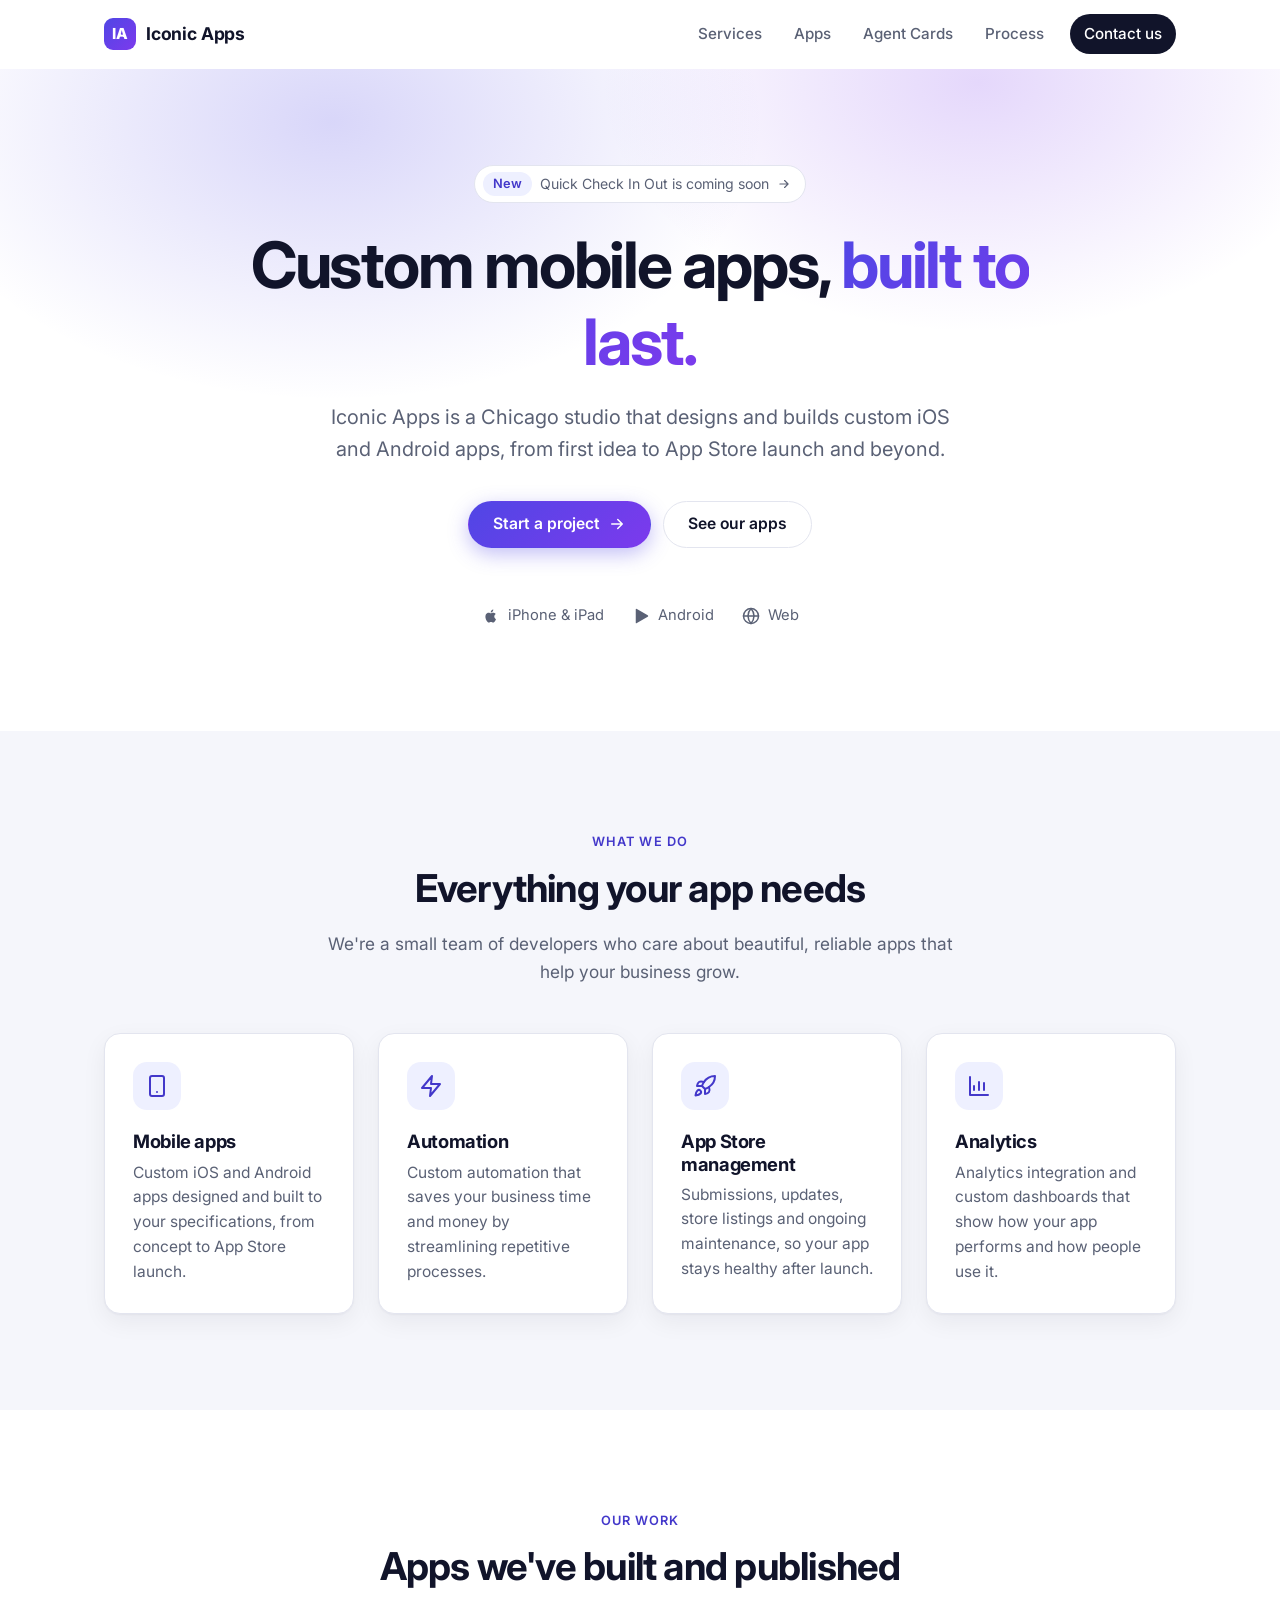
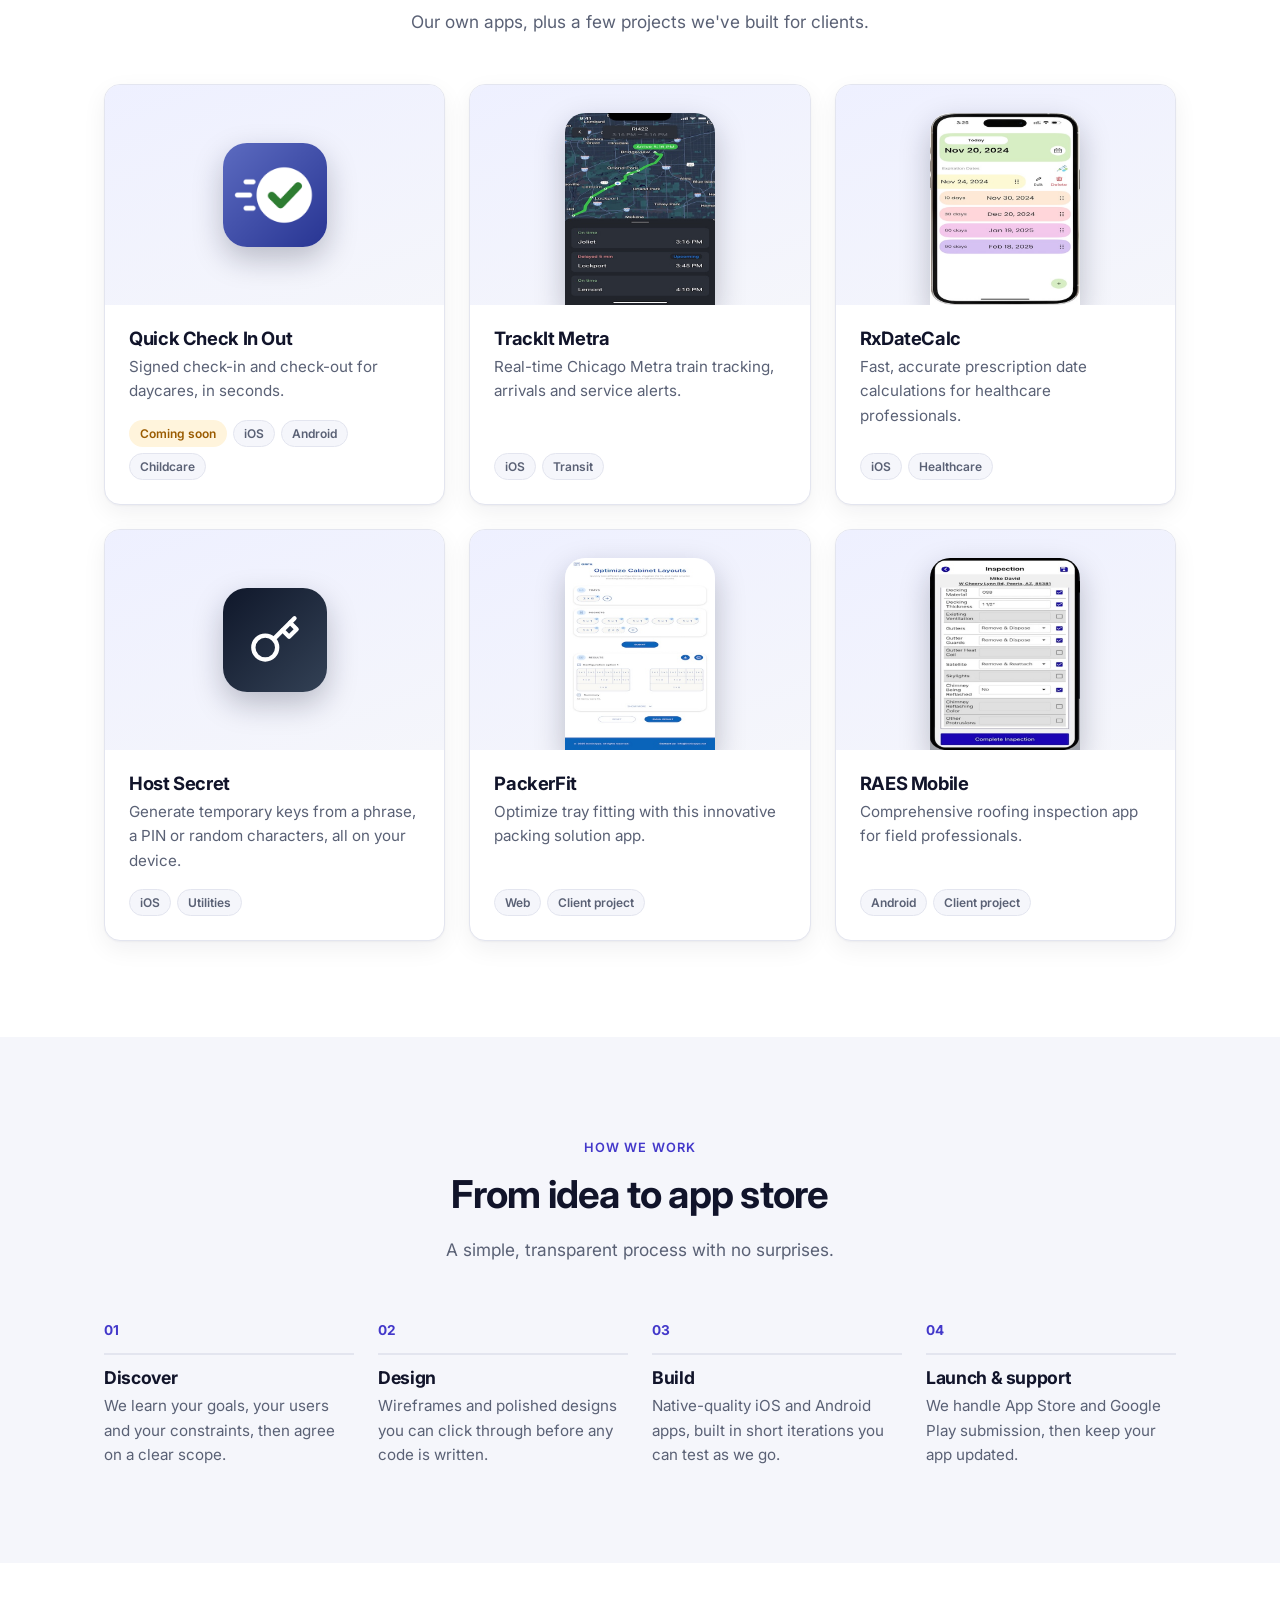
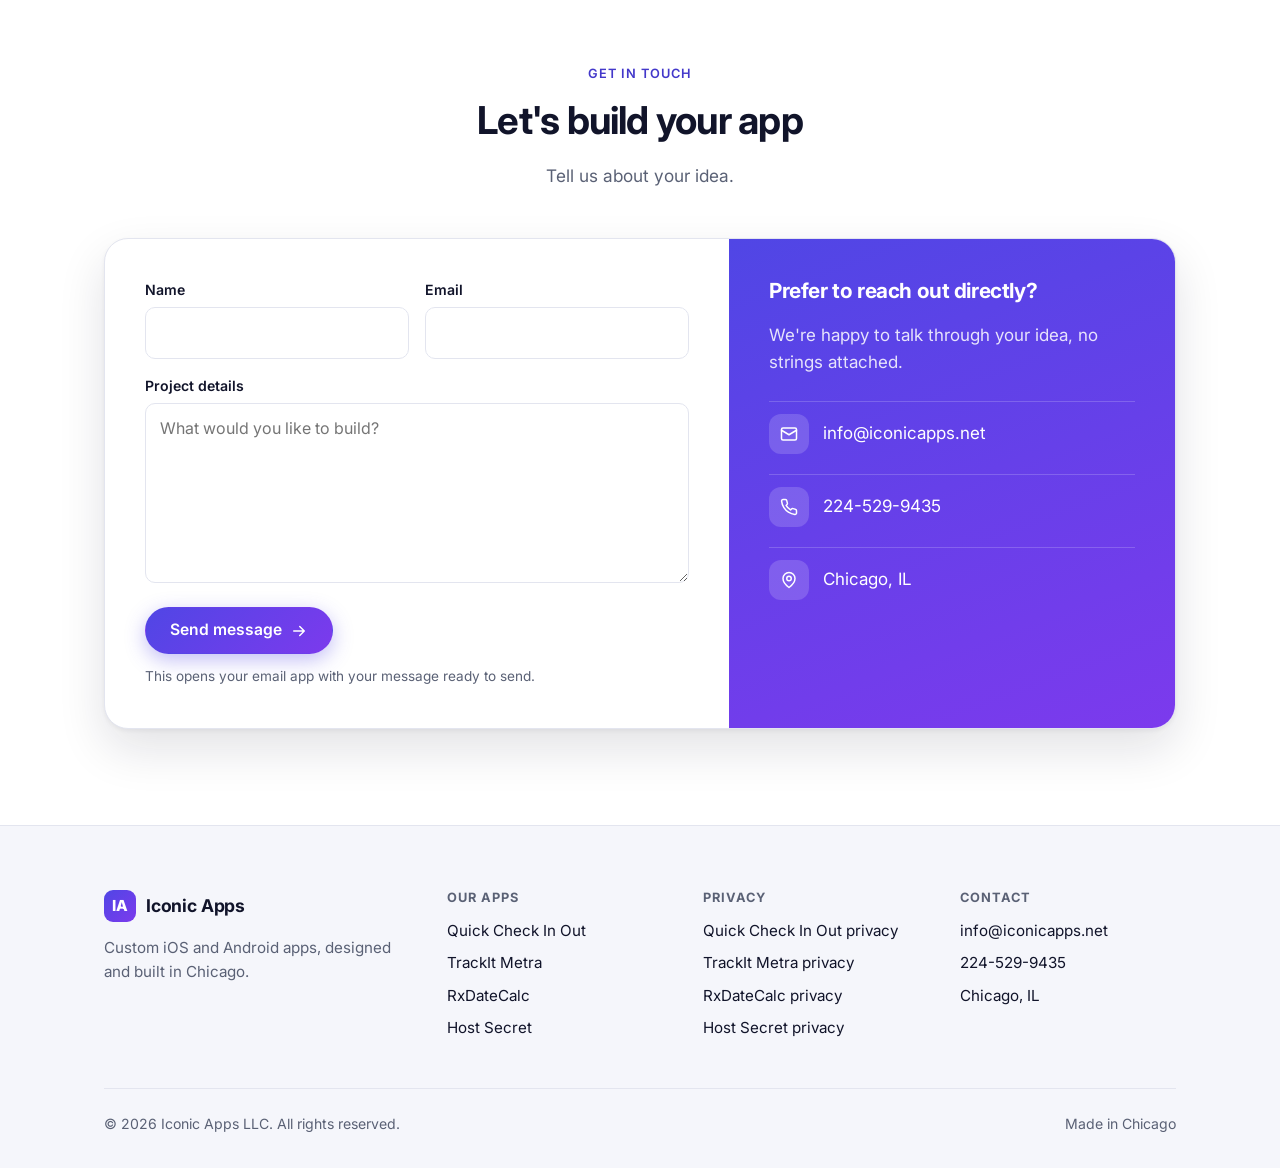
<file: index.html>
<!DOCTYPE html>
<html lang="en">
<head>
  <meta charset="UTF-8">
  <meta name="viewport" content="width=device-width, initial-scale=1">
  <title>Iconic Apps | Custom iOS &amp; Android App Development in Chicago</title>
  <meta name="description" content="Iconic Apps designs and builds custom iOS and Android apps, from first idea to App Store launch and beyond.">
  <link rel="canonical" href="https://iconicapps.net/">
  <meta property="og:type" content="website">
  <meta property="og:site_name" content="Iconic Apps">
  <meta property="og:title" content="Iconic Apps | Custom iOS &amp; Android App Development in Chicago">
  <meta property="og:description" content="Iconic Apps designs and builds custom iOS and Android apps, from first idea to App Store launch and beyond.">
  <meta property="og:url" content="https://iconicapps.net/">
  <meta name="theme-color" content="#5046e5">
  <link rel="icon" href="img/favicon.ico" sizes="any">
  <link rel="icon" type="image/png" sizes="32x32" href="img/favicon-32x32.png">
  <link rel="apple-touch-icon" href="img/apple-touch-icon.png">
  <link rel="preconnect" href="https://fonts.googleapis.com">
  <link rel="preconnect" href="https://fonts.gstatic.com" crossorigin>
  <link rel="stylesheet" href="https://fonts.googleapis.com/css2?family=Inter:wght@400;500;600;700;800&display=swap">
  <link rel="stylesheet" href="css/site.css">
</head>
<body>
  <a class="skip-link" href="#main">Skip to content</a>
  <header class="site-header">
    <div class="container nav">
      <a class="brand" href="index.html" aria-label="Iconic Apps home">
        <span class="brand-mark" aria-hidden="true">IA</span>
        <span>Iconic Apps</span>
      </a>
      <button class="nav-toggle" type="button" aria-expanded="false" aria-controls="nav-links" aria-label="Menu">
        <svg viewBox="0 0 24 24" fill="none" stroke="currentColor" stroke-width="2" stroke-linecap="round" stroke-linejoin="round" aria-hidden="true"><path d="M4 6h16M4 12h16M4 18h16"/></svg>
      </button>
      <ul class="nav-links" id="nav-links">
        <li><a href="#services">Services</a></li>
        <li><a href="#apps">Apps</a></li>
        <li><a href="agent-cards/index.html">Agent Cards</a></li>
        <li><a href="#process">Process</a></li>
        <li class="nav-cta"><a href="#contact">Contact us</a></li>
      </ul>
    </div>
  </header>

  <main id="main">
    <section class="hero">
      <div class="container">
        <a class="pill" href="quick-check-in-out/index.html"><span class="dot">New</span> Quick Check In Out is coming soon <svg width="14" height="14" viewBox="0 0 24 24" fill="none" stroke="currentColor" stroke-width="2" stroke-linecap="round" stroke-linejoin="round" aria-hidden="true"><path d="M5 12h14M13 6l6 6-6 6"/></svg></a>
        <h1>Custom mobile apps, <span class="accent">built to last.</span></h1>
        <p class="lede">Iconic Apps is a Chicago studio that designs and builds custom iOS and Android apps, from first idea to App Store launch and beyond.</p>
        <div class="btn-row">
          <a class="btn btn-primary" href="#contact">Start a project <svg viewBox="0 0 24 24" fill="none" stroke="currentColor" stroke-width="2" stroke-linecap="round" stroke-linejoin="round" aria-hidden="true"><path d="M5 12h14M13 6l6 6-6 6"/></svg></a>
          <a class="btn btn-secondary" href="#apps">See our apps</a>
        </div>
        <div class="platforms" aria-label="Platforms we build for">
          <span><svg viewBox="0 0 24 24" fill="currentColor" aria-hidden="true"><path d="M16.37 12.6c-.02-2.2 1.8-3.26 1.88-3.31-1.03-1.5-2.62-1.7-3.18-1.73-1.35-.14-2.65.8-3.33.8-.69 0-1.75-.78-2.88-.76-1.48.02-2.85.86-3.61 2.19-1.54 2.67-.39 6.62 1.11 8.79.73 1.06 1.6 2.25 2.75 2.2 1.1-.04 1.52-.71 2.85-.71 1.33 0 1.71.71 2.88.69 1.19-.02 1.94-1.08 2.67-2.14.84-1.23 1.19-2.42 1.2-2.48-.03-.01-2.3-.88-2.34-3.54zM14.18 6.13c.61-.74 1.02-1.76.91-2.78-.88.04-1.94.59-2.57 1.32-.56.65-1.06 1.69-.93 2.69.98.08 1.98-.5 2.59-1.23z"/></svg> iPhone &amp; iPad</span>
          <span><svg viewBox="0 0 24 24" fill="currentColor" aria-hidden="true"><path d="M5 3.5v17a1 1 0 0 0 1.5.86l14.5-8.5a1 1 0 0 0 0-1.72L6.5 2.64A1 1 0 0 0 5 3.5z"/></svg> Android</span>
          <span><svg viewBox="0 0 24 24" fill="none" stroke="currentColor" stroke-width="2" stroke-linecap="round" stroke-linejoin="round" aria-hidden="true"><circle cx="12" cy="12" r="10"/><path d="M2 12h20"/><path d="M12 2a15.3 15.3 0 0 1 4 10 15.3 15.3 0 0 1-4 10 15.3 15.3 0 0 1-4-10 15.3 15.3 0 0 1 4-10z"/></svg> Web</span>
        </div>
      </div>
    </section>

    <section class="section section-soft" id="services">
      <div class="container">
        <div class="section-head">
          <span class="eyebrow">What we do</span>
          <h2>Everything your app needs</h2>
          <p>We're a small team of developers who care about beautiful, reliable apps that help your business grow.</p>
        </div>
        <div class="grid grid-4">
        <div class="card">
          <div class="icon-badge"><svg viewBox="0 0 24 24" fill="none" stroke="currentColor" stroke-width="2" stroke-linecap="round" stroke-linejoin="round" aria-hidden="true"><rect x="5" y="2" width="14" height="20" rx="2"/><path d="M12 18h.01"/></svg></div>
          <h3>Mobile apps</h3>
          <p>Custom iOS and Android apps designed and built to your specifications, from concept to App Store launch.</p>
        </div>
        <div class="card">
          <div class="icon-badge"><svg viewBox="0 0 24 24" fill="none" stroke="currentColor" stroke-width="2" stroke-linecap="round" stroke-linejoin="round" aria-hidden="true"><path d="M13 2 3 14h9l-1 8 10-12h-9l1-8z"/></svg></div>
          <h3>Automation</h3>
          <p>Custom automation that saves your business time and money by streamlining repetitive processes.</p>
        </div>
        <div class="card">
          <div class="icon-badge"><svg viewBox="0 0 24 24" fill="none" stroke="currentColor" stroke-width="2" stroke-linecap="round" stroke-linejoin="round" aria-hidden="true"><path d="M4.5 16.5c-1.5 1.26-2 5-2 5s3.74-.5 5-2c.71-.84.7-2.13-.09-2.91a2.18 2.18 0 0 0-2.91-.09z"/><path d="m12 15-3-3a22 22 0 0 1 2-3.95A12.88 12.88 0 0 1 22 2c0 2.72-.78 7.5-6 11a22.35 22.35 0 0 1-4 2z"/><path d="M9 12H4s.55-3.03 2-4c1.62-1.08 5 0 5 0"/><path d="M12 15v5s3.03-.55 4-2c1.08-1.62 0-5 0-5"/></svg></div>
          <h3>App Store management</h3>
          <p>Submissions, updates, store listings and ongoing maintenance, so your app stays healthy after launch.</p>
        </div>
        <div class="card">
          <div class="icon-badge"><svg viewBox="0 0 24 24" fill="none" stroke="currentColor" stroke-width="2" stroke-linecap="round" stroke-linejoin="round" aria-hidden="true"><path d="M3 3v18h18"/><path d="M7 16v-4"/><path d="M12 16V8"/><path d="M17 16v-7"/></svg></div>
          <h3>Analytics</h3>
          <p>Analytics integration and custom dashboards that show how your app performs and how people use it.</p>
        </div>
        </div>
      </div>
    </section>

    <section class="section" id="apps">
      <div class="container">
        <div class="section-head">
          <span class="eyebrow">Our work</span>
          <h2>Apps we've built and published</h2>
          <p>Our own apps, plus a few projects we've built for clients.</p>
        </div>
        <div class="grid grid-3">
        <a class="app-card" href="quick-check-in-out/index.html">
          <div class="app-media"><img class="app-icon-lg" src="img/quick-check-in-out-icon.png" alt="Quick Check In Out app icon" loading="lazy" width="104" height="104"></div>
          <div class="app-body">
            <h3>Quick Check In Out</h3>
            <p>Signed check-in and check-out for daycares, in seconds.</p>
            <div class="app-meta"><span class="tag tag-soon">Coming soon</span><span class="tag">iOS</span><span class="tag">Android</span><span class="tag">Childcare</span></div>
          </div>
        </a>
        <a class="app-card" href="trackit-metra/index.html">
          <div class="app-media"><img class="shot" src="img/trackit-metra.jpg" alt="TrackIt Metra screenshot" loading="lazy" width="150" height="306"></div>
          <div class="app-body">
            <h3>TrackIt Metra</h3>
            <p>Real-time Chicago Metra train tracking, arrivals and service alerts.</p>
            <div class="app-meta"><span class="tag">iOS</span><span class="tag">Transit</span></div>
          </div>
        </a>
        <a class="app-card" href="rxdatecalc/index.html">
          <div class="app-media"><img class="shot" src="img/rx-date-calc.jpg" alt="RxDateCalc screenshot" loading="lazy" width="150" height="306"></div>
          <div class="app-body">
            <h3>RxDateCalc</h3>
            <p>Fast, accurate prescription date calculations for healthcare professionals.</p>
            <div class="app-meta"><span class="tag">iOS</span><span class="tag">Healthcare</span></div>
          </div>
        </a>
        <a class="app-card" href="hostsecret/index.html">
          <div class="app-media"><span class="app-icon-tile tile-hostsecret"><svg viewBox="0 0 24 24" fill="none" stroke="currentColor" stroke-width="2" stroke-linecap="round" stroke-linejoin="round" aria-hidden="true"><circle cx="7.5" cy="15.5" r="5.5"/><path d="m21 2-9.6 9.6"/><path d="m15.5 7.5 3 3L22 7l-3-3"/></svg></span></div>
          <div class="app-body">
            <h3>Host Secret</h3>
            <p>Generate temporary keys from a phrase, a PIN or random characters, all on your device.</p>
            <div class="app-meta"><span class="tag">iOS</span><span class="tag">Utilities</span></div>
          </div>
        </a>
        <a class="app-card" href="https://packerfitapp.web.app/" rel="noopener">
          <div class="app-media"><img class="shot" src="img/packer-fit.jpg" alt="PackerFit screenshot" loading="lazy" width="150" height="306"></div>
          <div class="app-body">
            <h3>PackerFit</h3>
            <p>Optimize tray fitting with this innovative packing solution app.</p>
            <div class="app-meta"><span class="tag">Web</span><span class="tag">Client project</span></div>
          </div>
        </a>
        <a class="app-card" href="https://play.google.com/store/apps/details?id=com.raes.RAESMobile&pcampaignid=web_share" rel="noopener">
          <div class="app-media"><img class="shot" src="img/raes-mobile.jpg" alt="RAES Mobile screenshot" loading="lazy" width="150" height="306"></div>
          <div class="app-body">
            <h3>RAES Mobile</h3>
            <p>Comprehensive roofing inspection app for field professionals.</p>
            <div class="app-meta"><span class="tag">Android</span><span class="tag">Client project</span></div>
          </div>
        </a>
        </div>
      </div>
    </section>

    <section class="section section-soft" id="process">
      <div class="container">
        <div class="section-head">
          <span class="eyebrow">How we work</span>
          <h2>From idea to app store</h2>
          <p>A simple, transparent process with no surprises.</p>
        </div>
        <div class="grid grid-4 steps">
        <div class="step">
          <h3>Discover</h3>
          <p>We learn your goals, your users and your constraints, then agree on a clear scope.</p>
        </div>
        <div class="step">
          <h3>Design</h3>
          <p>Wireframes and polished designs you can click through before any code is written.</p>
        </div>
        <div class="step">
          <h3>Build</h3>
          <p>Native-quality iOS and Android apps, built in short iterations you can test as we go.</p>
        </div>
        <div class="step">
          <h3>Launch &amp; support</h3>
          <p>We handle App Store and Google Play submission, then keep your app updated.</p>
        </div>
        </div>
      </div>
    </section>

    <section class="section" id="contact">
      <div class="container">
        <div class="section-head">
          <span class="eyebrow">Get in touch</span>
          <h2>Let's build your app</h2>
          <p>Tell us about your idea.</p>
        </div>
        <div class="contact-panel">
          <form class="contact-form" data-contact-form data-topic="New inquiry">
            <div class="field-row">
              <div class="field">
                <label for="name">Name</label>
                <input id="name" name="name" type="text" autocomplete="name" required>
              </div>
              <div class="field">
                <label for="email">Email</label>
                <input id="email" name="email" type="email" autocomplete="email" required>
              </div>
            </div>
            <div class="field">
              <label for="message">Project details</label>
              <textarea id="message" name="message" rows="6" required placeholder="What would you like to build?"></textarea>
            </div>
            <button class="btn btn-primary" type="submit">Send message <svg viewBox="0 0 24 24" fill="none" stroke="currentColor" stroke-width="2" stroke-linecap="round" stroke-linejoin="round" aria-hidden="true"><path d="M5 12h14M13 6l6 6-6 6"/></svg></button>
            <p class="form-note">This opens your email app with your message ready to send.</p>
          </form>
          <div class="contact-aside">
            <h3>Prefer to reach out directly?</h3>
            <p>We're happy to talk through your idea, no strings attached.</p>
            <a class="contact-line" href="mailto:info@iconicapps.net"><span class="ci"><svg viewBox="0 0 24 24" fill="none" stroke="currentColor" stroke-width="2" stroke-linecap="round" stroke-linejoin="round" aria-hidden="true"><rect x="2" y="4" width="20" height="16" rx="2"/><path d="m22 7-10 6L2 7"/></svg></span> info@iconicapps.net</a>
            <a class="contact-line" href="tel:+12245299435"><span class="ci"><svg viewBox="0 0 24 24" fill="none" stroke="currentColor" stroke-width="2" stroke-linecap="round" stroke-linejoin="round" aria-hidden="true"><path d="M22 16.92v3a2 2 0 0 1-2.18 2 19.79 19.79 0 0 1-8.63-3.07 19.5 19.5 0 0 1-6-6 19.79 19.79 0 0 1-3.07-8.67A2 2 0 0 1 4.11 2h3a2 2 0 0 1 2 1.72c.13.96.36 1.9.7 2.81a2 2 0 0 1-.45 2.11L8.09 9.91a16 16 0 0 0 6 6l1.27-1.27a2 2 0 0 1 2.11-.45c.91.34 1.85.57 2.81.7A2 2 0 0 1 22 16.92z"/></svg></span> 224-529-9435</a>
            <span class="contact-line"><span class="ci"><svg viewBox="0 0 24 24" fill="none" stroke="currentColor" stroke-width="2" stroke-linecap="round" stroke-linejoin="round" aria-hidden="true"><path d="M20 10c0 6-8 12-8 12s-8-6-8-12a8 8 0 0 1 16 0z"/><circle cx="12" cy="10" r="3"/></svg></span> Chicago, IL</span>
          </div>
        </div>
      </div>
    </section>
  </main>

  <footer class="site-footer">
    <div class="container">
      <div class="footer-grid">
        <div class="footer-brand">
          <a class="brand" href="index.html">
            <span class="brand-mark" aria-hidden="true">IA</span>
            <span>Iconic Apps</span>
          </a>
          <p>Custom iOS and Android apps, designed and built in Chicago.</p>
        </div>
        <div>
          <h2>Our apps</h2>
          <ul>
          <li><a href="quick-check-in-out/index.html">Quick Check In Out</a></li>
          <li><a href="trackit-metra/index.html">TrackIt Metra</a></li>
          <li><a href="rxdatecalc/index.html">RxDateCalc</a></li>
          <li><a href="hostsecret/index.html">Host Secret</a></li>
          </ul>
        </div>
        <div>
          <h2>Privacy</h2>
          <ul>
          <li><a href="quick-check-in-out/privacy-policy.html">Quick Check In Out privacy</a></li>
          <li><a href="trackit-metra/privacy-policy.html">TrackIt Metra privacy</a></li>
          <li><a href="rxdatecalc/privacy-policy.html">RxDateCalc privacy</a></li>
          <li><a href="hostsecret/privacy-policy.html">Host Secret privacy</a></li>
          </ul>
        </div>
        <div>
          <h2>Contact</h2>
          <ul>
            <li><a href="mailto:info@iconicapps.net">info@iconicapps.net</a></li>
            <li><a href="tel:+12245299435">224-529-9435</a></li>
            <li>Chicago, IL</li>
          </ul>
        </div>
      </div>
      <div class="footer-bottom">
        <span>&copy; <span data-year>2026</span> Iconic Apps LLC. All rights reserved.</span>
        <span>Made in Chicago</span>
      </div>
    </div>
  </footer>

  <script src="js/site.js"></script>
</body>
</html>
</file>
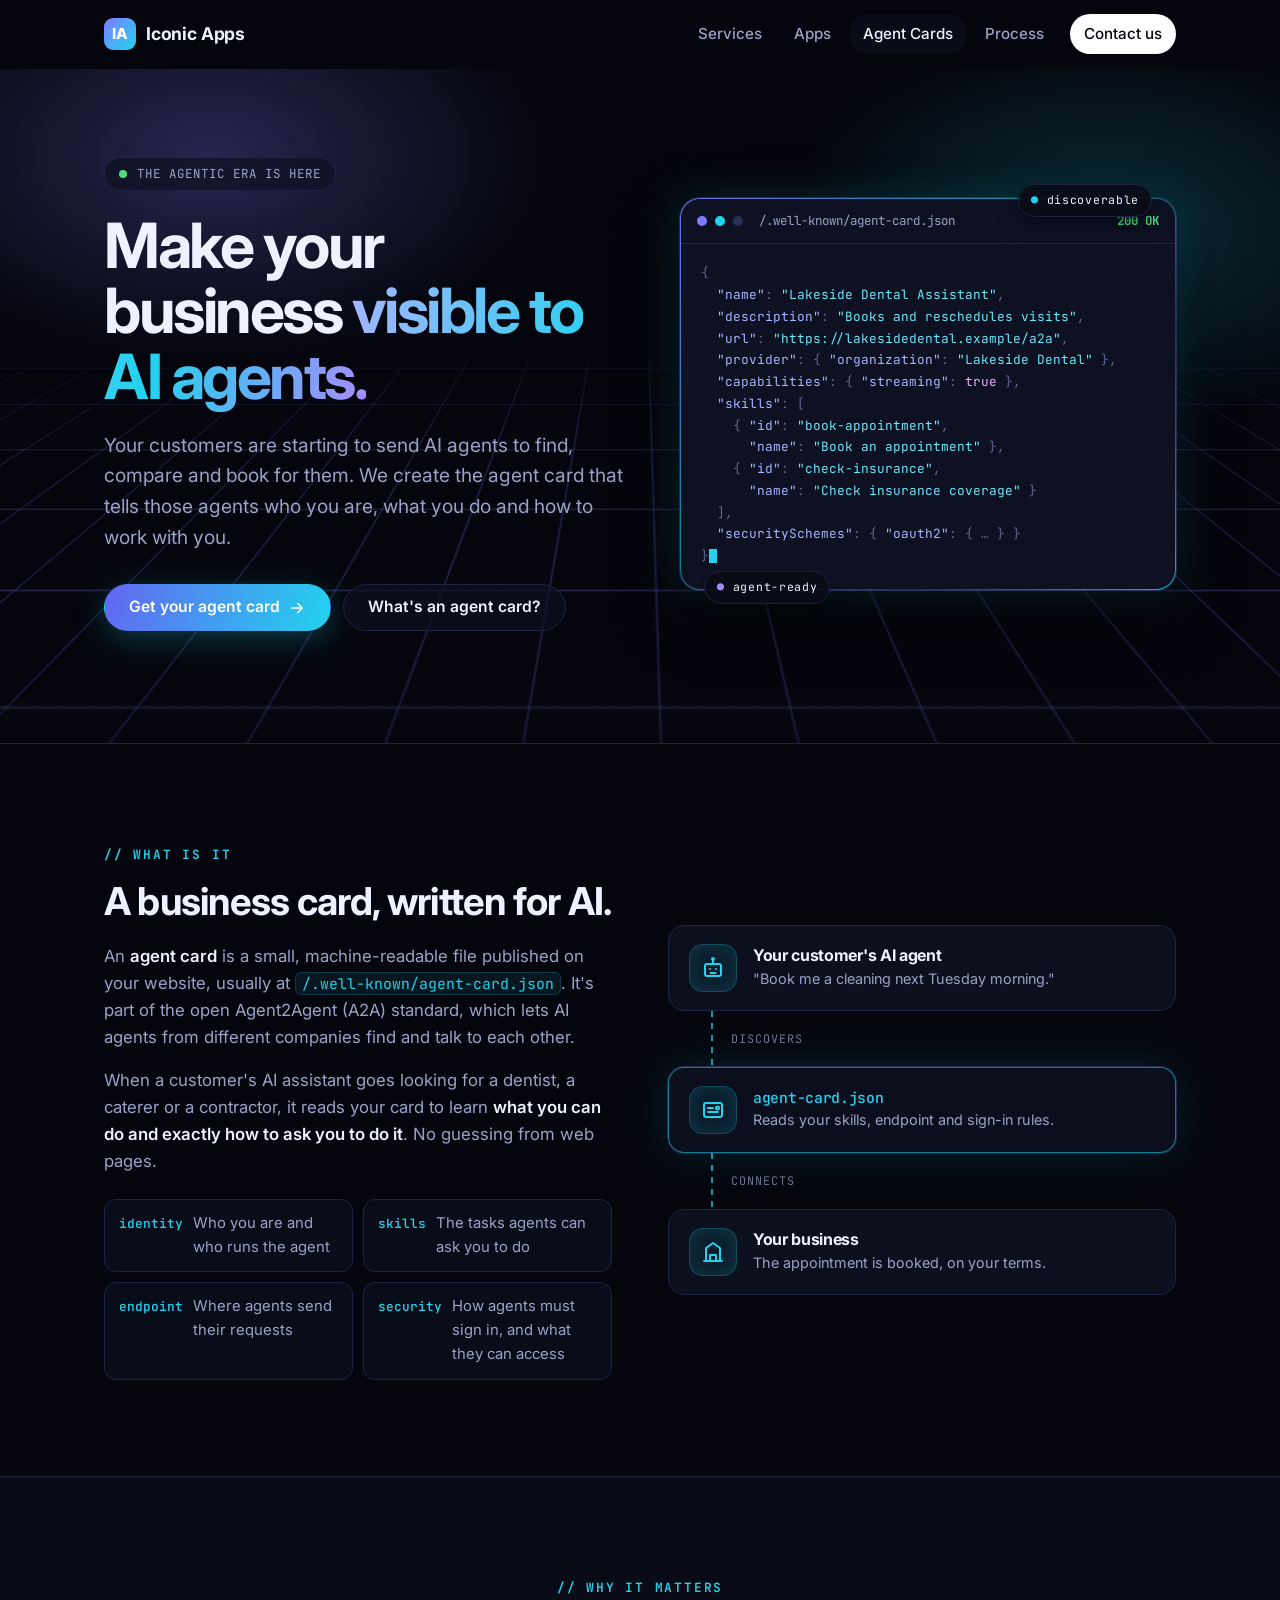
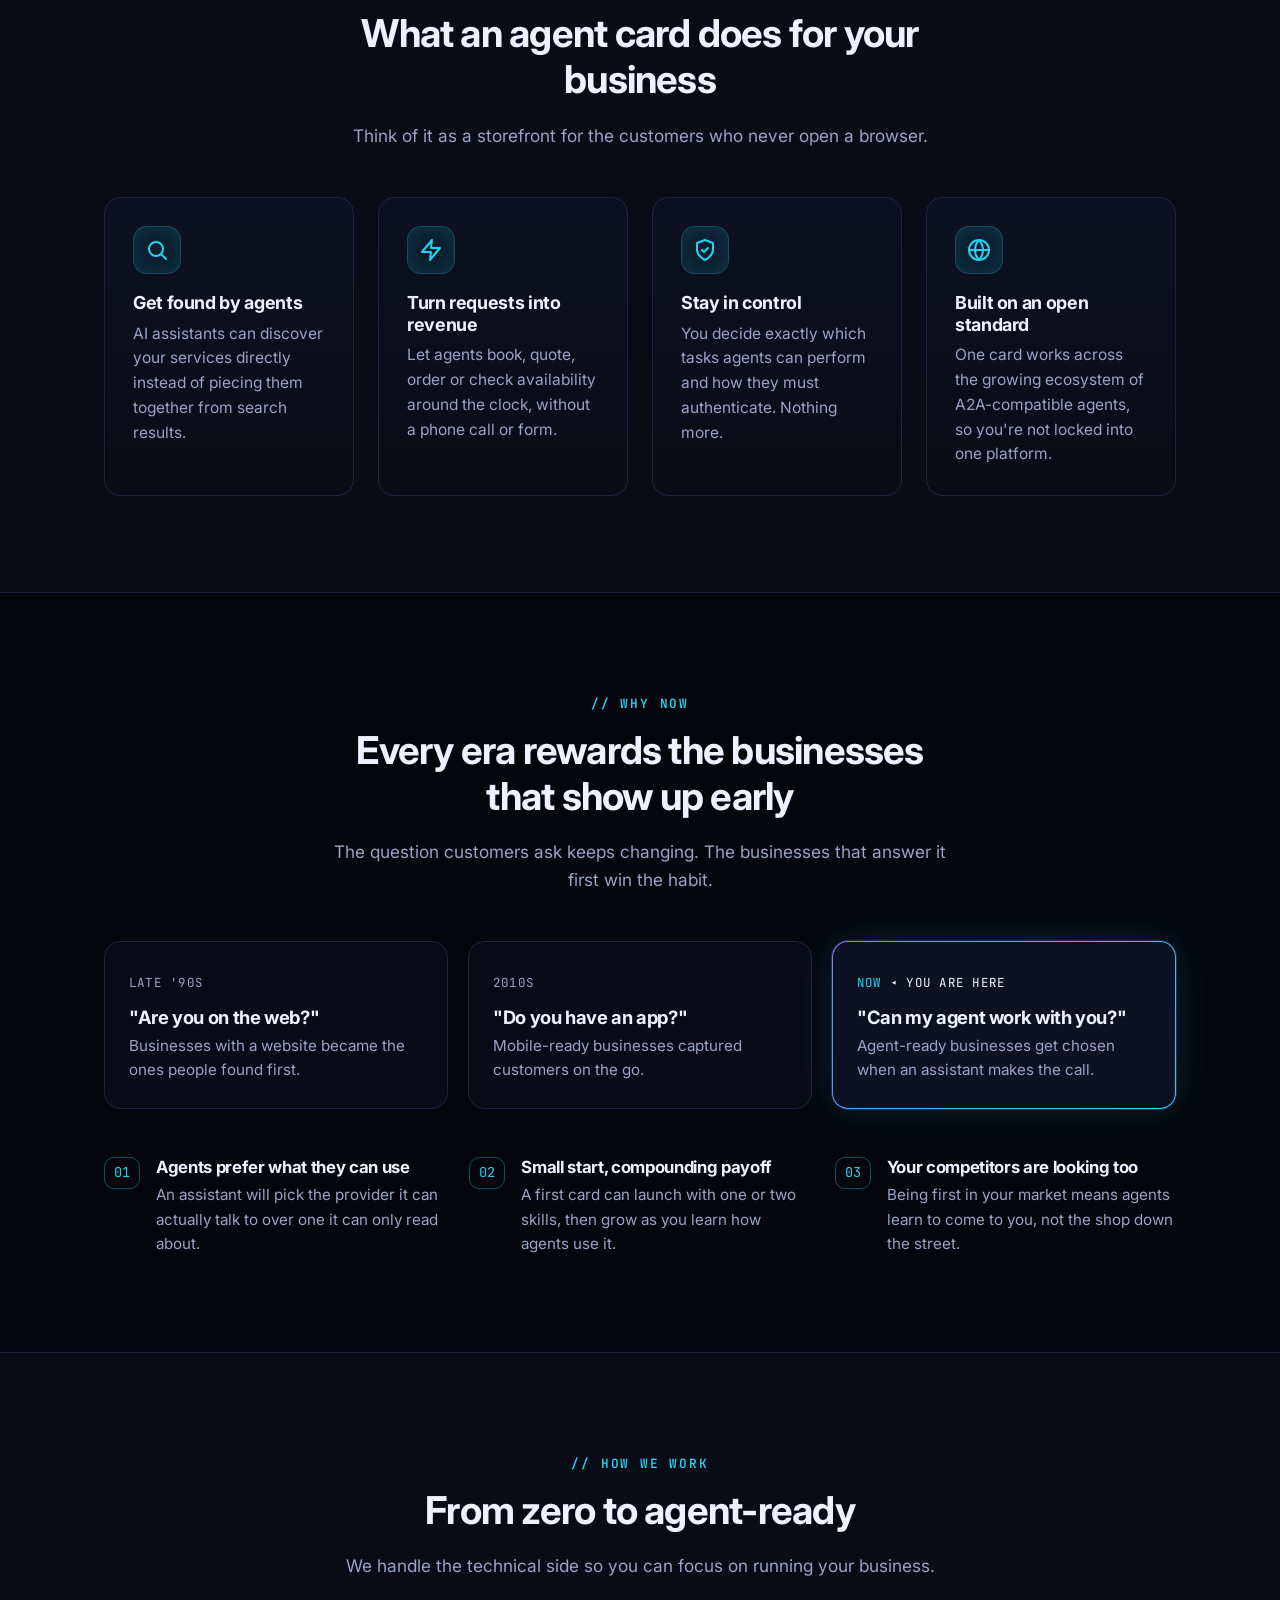
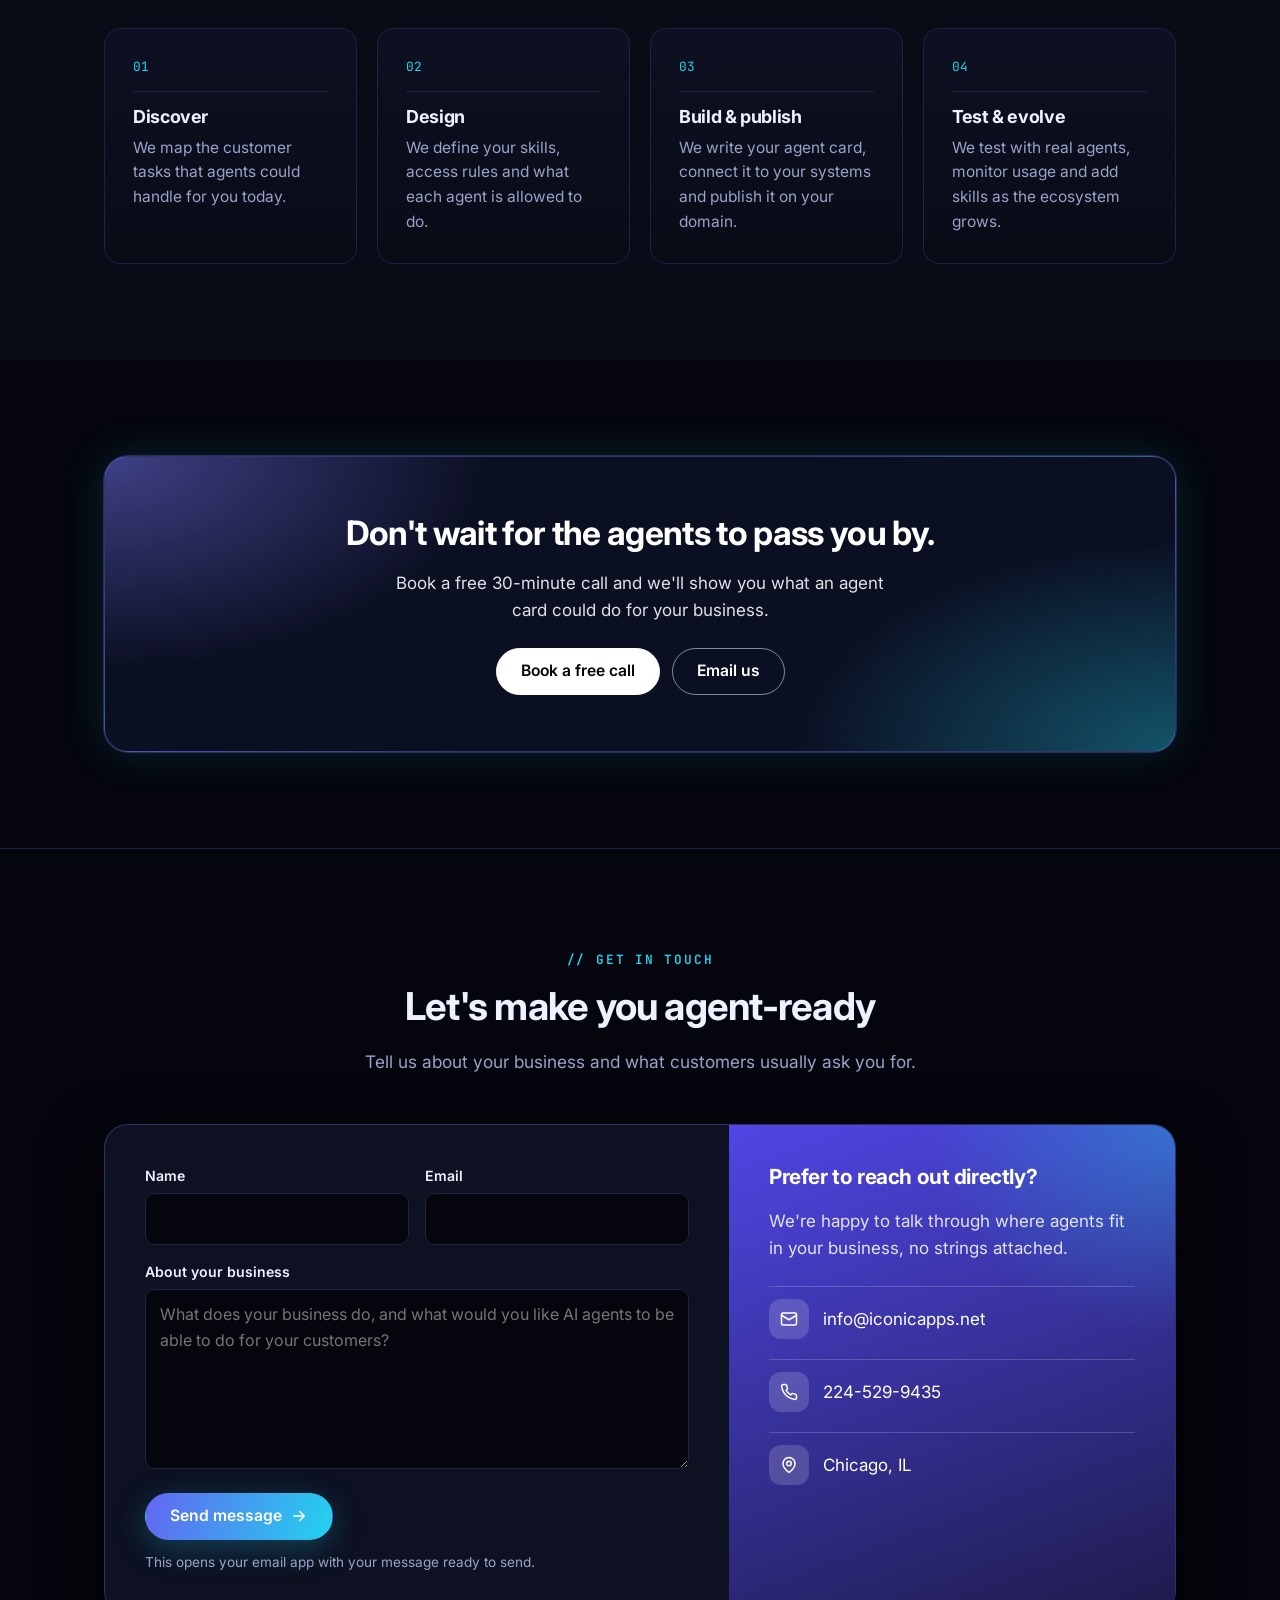
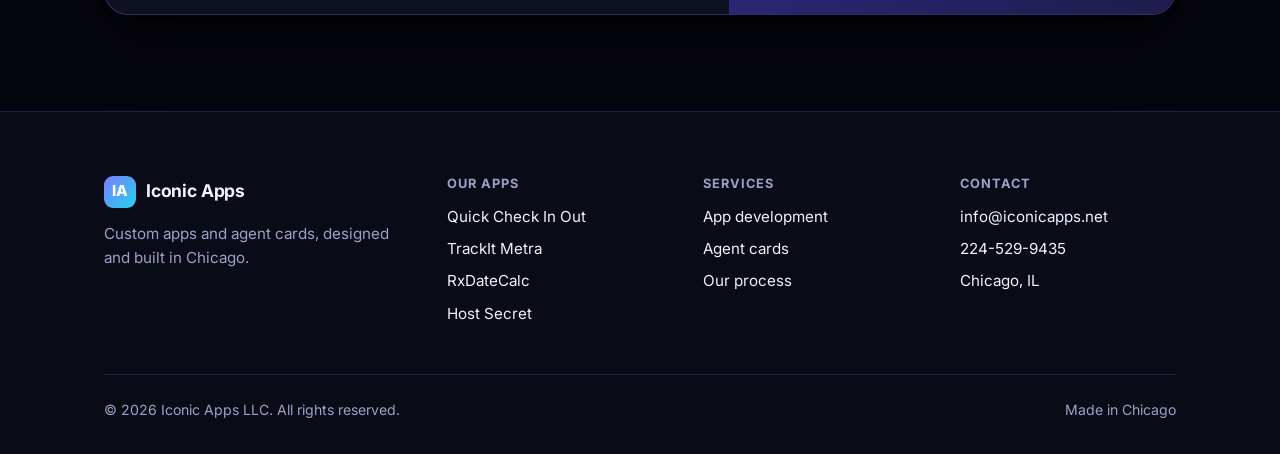
<file: agent-cards/index.html>
<!DOCTYPE html>
<html lang="en" class="future">
<head>
  <meta charset="UTF-8">
  <meta name="viewport" content="width=device-width, initial-scale=1">
  <title>Agent Cards for Business | Iconic Apps</title>
  <meta name="description" content="Iconic Apps creates agent cards that let AI agents discover your business, understand what you offer and work with you. Get ready for the agentic era.">
  <link rel="canonical" href="https://iconicapps.net/agent-cards/">
  <meta property="og:type" content="website">
  <meta property="og:site_name" content="Iconic Apps">
  <meta property="og:title" content="Agent Cards for Business | Iconic Apps">
  <meta property="og:description" content="Make your business discoverable to AI agents. We design, build and publish agent cards so you're ready for the agentic era.">
  <meta property="og:url" content="https://iconicapps.net/agent-cards/">
  <meta name="theme-color" content="#05060d">
  <link rel="icon" href="../img/favicon.ico" sizes="any">
  <link rel="icon" type="image/png" sizes="32x32" href="../img/favicon-32x32.png">
  <link rel="apple-touch-icon" href="../img/apple-touch-icon.png">
  <link rel="preconnect" href="https://fonts.googleapis.com">
  <link rel="preconnect" href="https://fonts.gstatic.com" crossorigin>
  <link rel="stylesheet" href="https://fonts.googleapis.com/css2?family=Inter:wght@400;500;600;700;800&family=JetBrains+Mono:wght@400;500&display=swap">
  <link rel="stylesheet" href="../css/site.css">
  <link rel="stylesheet" href="../css/agent-cards.css">
  <script>document.documentElement.classList.add('js');</script>
</head>
<body>
  <a class="skip-link" href="#main">Skip to content</a>
  <header class="site-header">
    <div class="container nav">
      <a class="brand" href="../index.html" aria-label="Iconic Apps home">
        <span class="brand-mark" aria-hidden="true">IA</span>
        <span>Iconic Apps</span>
      </a>
      <button class="nav-toggle" type="button" aria-expanded="false" aria-controls="nav-links" aria-label="Menu">
        <svg viewBox="0 0 24 24" fill="none" stroke="currentColor" stroke-width="2" stroke-linecap="round" stroke-linejoin="round" aria-hidden="true"><path d="M4 6h16M4 12h16M4 18h16"/></svg>
      </button>
      <ul class="nav-links" id="nav-links">
        <li><a href="../index.html#services">Services</a></li>
        <li><a href="../index.html#apps">Apps</a></li>
        <li><a href="index.html" aria-current="page">Agent Cards</a></li>
        <li><a href="../index.html#process">Process</a></li>
        <li class="nav-cta"><a href="#contact">Contact us</a></li>
      </ul>
    </div>
  </header>

  <main id="main">
    <!-- Hero -->
    <section class="ac-hero">
      <div class="container ac-hero-grid">
        <div>
          <span class="status-chip"><span class="pulse" aria-hidden="true"></span> The agentic era is here</span>
          <h1>Make your business <span class="grad">visible to AI agents.</span></h1>
          <p class="lede">Your customers are starting to send AI agents to find, compare and book for them. We create the agent card that tells those agents who you are, what you do and how to work with you.</p>
          <div class="btn-row">
            <a class="btn btn-primary" href="#contact">Get your agent card <svg viewBox="0 0 24 24" fill="none" stroke="currentColor" stroke-width="2" stroke-linecap="round" stroke-linejoin="round" aria-hidden="true"><path d="M5 12h14M13 6l6 6-6 6"/></svg></a>
            <a class="btn btn-secondary" href="#what">What's an agent card?</a>
          </div>
        </div>

        <div class="holo-wrap" aria-label="Example agent card for a fictional dental office">
          <span class="holo-tag t1" aria-hidden="true">discoverable</span>
          <div class="holo">
            <div class="holo-bar" aria-hidden="true"><i></i><i></i><i></i><span>/.well-known/agent-card.json</span><b class="ok">200 OK</b></div>
<pre><span class="p">{</span>
  <span class="k">"name"</span><span class="p">:</span> <span class="s">"Lakeside Dental Assistant"</span><span class="p">,</span>
  <span class="k">"description"</span><span class="p">:</span> <span class="s">"Books and reschedules visits"</span><span class="p">,</span>
  <span class="k">"url"</span><span class="p">:</span> <span class="s">"https://lakesidedental.example/a2a"</span><span class="p">,</span>
  <span class="k">"provider"</span><span class="p">: {</span> <span class="k">"organization"</span><span class="p">:</span> <span class="s">"Lakeside Dental"</span> <span class="p">},</span>
  <span class="k">"capabilities"</span><span class="p">: {</span> <span class="k">"streaming"</span><span class="p">:</span> <span class="b">true</span> <span class="p">},</span>
  <span class="k">"skills"</span><span class="p">: [</span>
    <span class="p">{</span> <span class="k">"id"</span><span class="p">:</span> <span class="s">"book-appointment"</span><span class="p">,</span>
      <span class="k">"name"</span><span class="p">:</span> <span class="s">"Book an appointment"</span> <span class="p">},</span>
    <span class="p">{</span> <span class="k">"id"</span><span class="p">:</span> <span class="s">"check-insurance"</span><span class="p">,</span>
      <span class="k">"name"</span><span class="p">:</span> <span class="s">"Check insurance coverage"</span> <span class="p">}</span>
  <span class="p">],</span>
  <span class="k">"securitySchemes"</span><span class="p">: {</span> <span class="k">"oauth2"</span><span class="p">: {</span> <span class="p">…</span> <span class="p">} }</span>
<span class="p">}</span><span class="cursor" aria-hidden="true"></span></pre>
          </div>
          <span class="holo-tag t2" aria-hidden="true">agent-ready</span>
        </div>
      </div>
    </section>

    <!-- What is an agent card -->
    <section class="section section-line" id="what">
      <div class="container explain-grid">
        <div class="copy reveal">
          <span class="eyebrow">// What is it</span>
          <h2>A business card, written for AI.</h2>
          <p>An <strong>agent card</strong> is a small, machine-readable file published on your website, usually at <code>/.well-known/agent-card.json</code>. It's part of the open Agent2Agent (A2A) standard, which lets AI agents from different companies find and talk to each other.</p>
          <p>When a customer's AI assistant goes looking for a dentist, a caterer or a contractor, it reads your card to learn <strong>what you can do and exactly how to ask you to do it</strong>. No guessing from web pages.</p>
          <ul class="card-contents">
            <li><b>identity</b> Who you are and who runs the agent</li>
            <li><b>skills</b> The tasks agents can ask you to do</li>
            <li><b>endpoint</b> Where agents send their requests</li>
            <li><b>security</b> How agents must sign in, and what they can access</li>
          </ul>
        </div>

        <div class="flow reveal" aria-label="How an agent card works">
          <div class="flow-node">
            <span class="neon-badge"><svg viewBox="0 0 24 24" fill="none" stroke="currentColor" stroke-width="2" stroke-linecap="round" stroke-linejoin="round" aria-hidden="true"><rect x="4" y="8" width="16" height="12" rx="2"/><path d="M12 8V4"/><circle cx="12" cy="3" r="1"/><path d="M9 13h.01M15 13h.01"/><path d="M9.5 17h5"/></svg></span>
            <div><h3>Your customer's AI agent</h3><p>"Book me a cleaning next Tuesday morning."</p></div>
          </div>
          <div class="flow-link" aria-hidden="true"><span>discovers</span></div>
          <div class="flow-node is-core">
            <span class="neon-badge"><svg viewBox="0 0 24 24" fill="none" stroke="currentColor" stroke-width="2" stroke-linecap="round" stroke-linejoin="round" aria-hidden="true"><rect x="3" y="5" width="18" height="14" rx="2"/><path d="M7 10h5M7 14h10"/><circle cx="16.5" cy="10" r="1.5"/></svg></span>
            <div><h3>agent-card.json</h3><p>Reads your skills, endpoint and sign-in rules.</p></div>
          </div>
          <div class="flow-link" aria-hidden="true"><span>connects</span></div>
          <div class="flow-node">
            <span class="neon-badge"><svg viewBox="0 0 24 24" fill="none" stroke="currentColor" stroke-width="2" stroke-linecap="round" stroke-linejoin="round" aria-hidden="true"><path d="M3 21h18"/><path d="M5 21V8l7-5 7 5v13"/><path d="M9 21v-6h6v6"/></svg></span>
            <div><h3>Your business</h3><p>The appointment is booked, on your terms.</p></div>
          </div>
        </div>
      </div>
    </section>

    <!-- Benefits -->
    <section class="section section-soft section-line" id="benefits">
      <div class="container">
        <div class="section-head reveal">
          <span class="eyebrow">// Why it matters</span>
          <h2>What an agent card does for your business</h2>
          <p>Think of it as a storefront for the customers who never open a browser.</p>
        </div>
        <div class="grid grid-4">
          <div class="glass reveal">
            <span class="neon-badge"><svg viewBox="0 0 24 24" fill="none" stroke="currentColor" stroke-width="2" stroke-linecap="round" stroke-linejoin="round" aria-hidden="true"><circle cx="11" cy="11" r="7"/><path d="m21 21-4.3-4.3"/></svg></span>
            <h3>Get found by agents</h3>
            <p>AI assistants can discover your services directly instead of piecing them together from search results.</p>
          </div>
          <div class="glass reveal">
            <span class="neon-badge"><svg viewBox="0 0 24 24" fill="none" stroke="currentColor" stroke-width="2" stroke-linecap="round" stroke-linejoin="round" aria-hidden="true"><path d="M13 2 3 14h9l-1 8 10-12h-9l1-8z"/></svg></span>
            <h3>Turn requests into revenue</h3>
            <p>Let agents book, quote, order or check availability around the clock, without a phone call or form.</p>
          </div>
          <div class="glass reveal">
            <span class="neon-badge"><svg viewBox="0 0 24 24" fill="none" stroke="currentColor" stroke-width="2" stroke-linecap="round" stroke-linejoin="round" aria-hidden="true"><path d="M12 22s8-4 8-10V5l-8-3-8 3v7c0 6 8 10 8 10z"/><path d="m9 12 2 2 4-4"/></svg></span>
            <h3>Stay in control</h3>
            <p>You decide exactly which tasks agents can perform and how they must authenticate. Nothing more.</p>
          </div>
          <div class="glass reveal">
            <span class="neon-badge"><svg viewBox="0 0 24 24" fill="none" stroke="currentColor" stroke-width="2" stroke-linecap="round" stroke-linejoin="round" aria-hidden="true"><circle cx="12" cy="12" r="10"/><path d="M2 12h20"/><path d="M12 2a15.3 15.3 0 0 1 4 10 15.3 15.3 0 0 1-4 10 15.3 15.3 0 0 1-4-10 15.3 15.3 0 0 1 4-10z"/></svg></span>
            <h3>Built on an open standard</h3>
            <p>One card works across the growing ecosystem of A2A-compatible agents, so you're not locked into one platform.</p>
          </div>
        </div>
      </div>
    </section>

    <!-- Why now -->
    <section class="section section-line" id="why-now">
      <div class="container">
        <div class="section-head reveal">
          <span class="eyebrow">// Why now</span>
          <h2>Every era rewards the businesses that show up early</h2>
          <p>The question customers ask keeps changing. The businesses that answer it first win the habit.</p>
        </div>
        <div class="eras">
          <div class="era reveal">
            <span class="when">Late '90s</span>
            <h3>"Are you on the web?"</h3>
            <p>Businesses with a website became the ones people found first.</p>
          </div>
          <div class="era reveal">
            <span class="when">2010s</span>
            <h3>"Do you have an app?"</h3>
            <p>Mobile-ready businesses captured customers on the go.</p>
          </div>
          <div class="era is-now reveal">
            <span class="when">Now</span>
            <h3>"Can my agent work with you?"</h3>
            <p>Agent-ready businesses get chosen when an assistant makes the call.</p>
          </div>
        </div>
        <div class="reasons">
          <div class="reason reveal">
            <span class="num">01</span>
            <div><h3>Agents prefer what they can use</h3><p>An assistant will pick the provider it can actually talk to over one it can only read about.</p></div>
          </div>
          <div class="reason reveal">
            <span class="num">02</span>
            <div><h3>Small start, compounding payoff</h3><p>A first card can launch with one or two skills, then grow as you learn how agents use it.</p></div>
          </div>
          <div class="reason reveal">
            <span class="num">03</span>
            <div><h3>Your competitors are looking too</h3><p>Being first in your market means agents learn to come to you, not the shop down the street.</p></div>
          </div>
        </div>
      </div>
    </section>

    <!-- Process -->
    <section class="section section-soft section-line" id="how">
      <div class="container">
        <div class="section-head reveal">
          <span class="eyebrow">// How we work</span>
          <h2>From zero to agent-ready</h2>
          <p>We handle the technical side so you can focus on running your business.</p>
        </div>
        <div class="pipeline">
          <div class="glass stage reveal">
            <h3>Discover</h3>
            <p>We map the customer tasks that agents could handle for you today.</p>
          </div>
          <div class="glass stage reveal">
            <h3>Design</h3>
            <p>We define your skills, access rules and what each agent is allowed to do.</p>
          </div>
          <div class="glass stage reveal">
            <h3>Build &amp; publish</h3>
            <p>We write your agent card, connect it to your systems and publish it on your domain.</p>
          </div>
          <div class="glass stage reveal">
            <h3>Test &amp; evolve</h3>
            <p>We test with real agents, monitor usage and add skills as the ecosystem grows.</p>
          </div>
        </div>
      </div>
    </section>

    <!-- CTA -->
    <section class="section">
      <div class="container">
        <div class="cta-band reveal">
          <h2>Don't wait for the agents to pass you by.</h2>
          <p>Book a free 30-minute call and we'll show you what an agent card could do for your business.</p>
          <div class="btn-row">
            <a class="btn btn-secondary" href="#contact">Book a free call</a>
            <a class="btn btn-ghost" href="mailto:info@iconicapps.net?subject=Agent%20card%20inquiry">Email us</a>
          </div>
        </div>
      </div>
    </section>

    <!-- Contact -->
    <section class="section section-line" id="contact">
      <div class="container">
        <div class="section-head">
          <span class="eyebrow">// Get in touch</span>
          <h2>Let's make you agent-ready</h2>
          <p>Tell us about your business and what customers usually ask you for.</p>
        </div>
        <div class="contact-panel">
          <form class="contact-form" data-contact-form data-topic="Agent card inquiry">
            <div class="field-row">
              <div class="field">
                <label for="name">Name</label>
                <input id="name" name="name" type="text" autocomplete="name" required>
              </div>
              <div class="field">
                <label for="email">Email</label>
                <input id="email" name="email" type="email" autocomplete="email" required>
              </div>
            </div>
            <div class="field">
              <label for="message">About your business</label>
              <textarea id="message" name="message" rows="6" required placeholder="What does your business do, and what would you like AI agents to be able to do for your customers?"></textarea>
            </div>
            <button class="btn btn-primary" type="submit">Send message <svg viewBox="0 0 24 24" fill="none" stroke="currentColor" stroke-width="2" stroke-linecap="round" stroke-linejoin="round" aria-hidden="true"><path d="M5 12h14M13 6l6 6-6 6"/></svg></button>
            <p class="form-note">This opens your email app with your message ready to send.</p>
          </form>
          <div class="contact-aside">
            <h3>Prefer to reach out directly?</h3>
            <p>We're happy to talk through where agents fit in your business, no strings attached.</p>
            <a class="contact-line" href="mailto:info@iconicapps.net"><span class="ci"><svg viewBox="0 0 24 24" fill="none" stroke="currentColor" stroke-width="2" stroke-linecap="round" stroke-linejoin="round" aria-hidden="true"><rect x="2" y="4" width="20" height="16" rx="2"/><path d="m22 7-10 6L2 7"/></svg></span> info@iconicapps.net</a>
            <a class="contact-line" href="tel:+12245299435"><span class="ci"><svg viewBox="0 0 24 24" fill="none" stroke="currentColor" stroke-width="2" stroke-linecap="round" stroke-linejoin="round" aria-hidden="true"><path d="M22 16.92v3a2 2 0 0 1-2.18 2 19.79 19.79 0 0 1-8.63-3.07 19.5 19.5 0 0 1-6-6 19.79 19.79 0 0 1-3.07-8.67A2 2 0 0 1 4.11 2h3a2 2 0 0 1 2 1.72c.13.96.36 1.9.7 2.81a2 2 0 0 1-.45 2.11L8.09 9.91a16 16 0 0 0 6 6l1.27-1.27a2 2 0 0 1 2.11-.45c.91.34 1.85.57 2.81.7A2 2 0 0 1 22 16.92z"/></svg></span> 224-529-9435</a>
            <span class="contact-line"><span class="ci"><svg viewBox="0 0 24 24" fill="none" stroke="currentColor" stroke-width="2" stroke-linecap="round" stroke-linejoin="round" aria-hidden="true"><path d="M20 10c0 6-8 12-8 12s-8-6-8-12a8 8 0 0 1 16 0z"/><circle cx="12" cy="10" r="3"/></svg></span> Chicago, IL</span>
          </div>
        </div>
      </div>
    </section>
  </main>

  <footer class="site-footer">
    <div class="container">
      <div class="footer-grid">
        <div class="footer-brand">
          <a class="brand" href="../index.html">
            <span class="brand-mark" aria-hidden="true">IA</span>
            <span>Iconic Apps</span>
          </a>
          <p>Custom apps and agent cards, designed and built in Chicago.</p>
        </div>
        <div>
          <h2>Our apps</h2>
          <ul>
          <li><a href="../quick-check-in-out/index.html">Quick Check In Out</a></li>
          <li><a href="../trackit-metra/index.html">TrackIt Metra</a></li>
          <li><a href="../rxdatecalc/index.html">RxDateCalc</a></li>
          <li><a href="../hostsecret/index.html">Host Secret</a></li>
          </ul>
        </div>
        <div>
          <h2>Services</h2>
          <ul>
          <li><a href="../index.html#services">App development</a></li>
          <li><a href="index.html">Agent cards</a></li>
          <li><a href="../index.html#process">Our process</a></li>
          </ul>
        </div>
        <div>
          <h2>Contact</h2>
          <ul>
            <li><a href="mailto:info@iconicapps.net">info@iconicapps.net</a></li>
            <li><a href="tel:+12245299435">224-529-9435</a></li>
            <li>Chicago, IL</li>
          </ul>
        </div>
      </div>
      <div class="footer-bottom">
        <span>&copy; <span data-year>2026</span> Iconic Apps LLC. All rights reserved.</span>
        <span>Made in Chicago</span>
      </div>
    </div>
  </footer>

  <script src="../js/site.js"></script>
  <script>
    // Fade sections in as they scroll into view
    (function () {
      var items = document.querySelectorAll('.reveal');
      if (!('IntersectionObserver' in window)) {
        for (var i = 0; i < items.length; i++) items[i].classList.add('in');
        return;
      }
      var io = new IntersectionObserver(function (entries) {
        entries.forEach(function (e) {
          if (e.isIntersecting) { e.target.classList.add('in'); io.unobserve(e.target); }
        });
      }, { rootMargin: '0px 0px -10% 0px' });
      items.forEach(function (el) { io.observe(el); });
    })();
  </script>
</body>
</html>
</file>
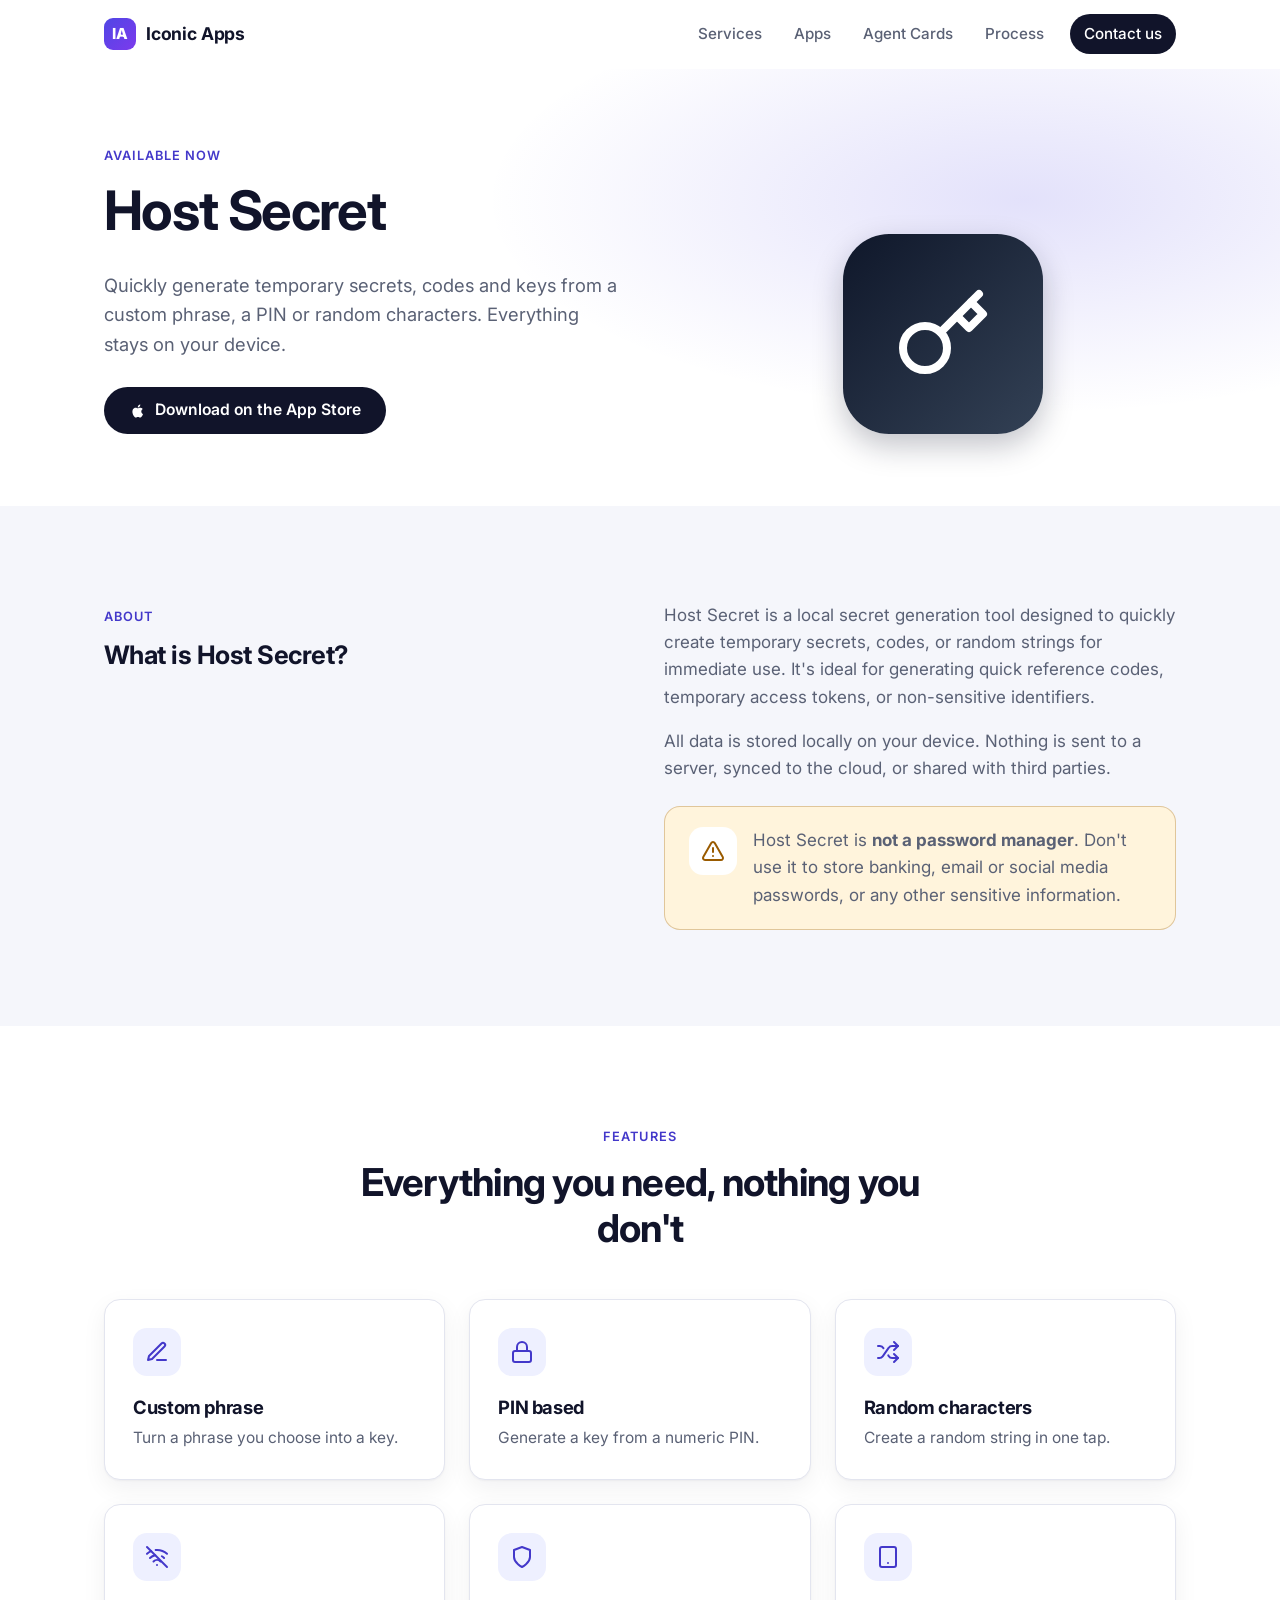
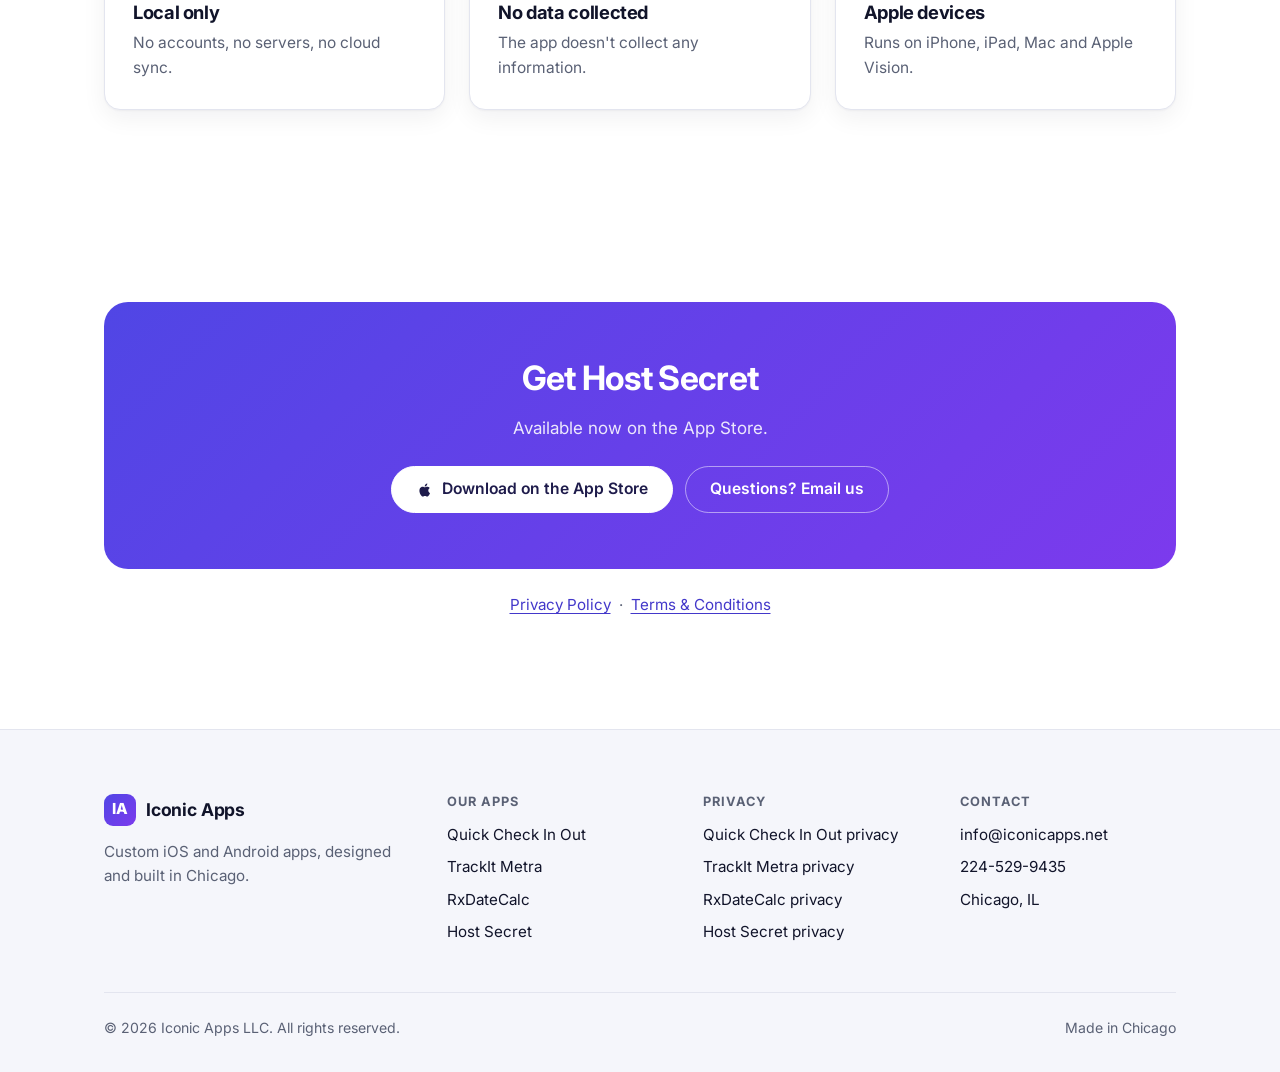
<file: hostsecret/index.html>
<!DOCTYPE html>
<html lang="en">
<head>
  <meta charset="UTF-8">
  <meta name="viewport" content="width=device-width, initial-scale=1">
  <title>Host Secret | Iconic Apps</title>
  <meta name="description" content="Generate temporary keys from a phrase, a PIN or random characters, all on your device.">
  <link rel="canonical" href="https://iconicapps.net/hostsecret/">
  <meta property="og:type" content="website">
  <meta property="og:site_name" content="Iconic Apps">
  <meta property="og:title" content="Host Secret | Iconic Apps">
  <meta property="og:description" content="Generate temporary keys from a phrase, a PIN or random characters, all on your device.">
  <meta property="og:url" content="https://iconicapps.net/hostsecret/">
  <meta name="theme-color" content="#5046e5">
  <link rel="icon" href="../img/favicon.ico" sizes="any">
  <link rel="icon" type="image/png" sizes="32x32" href="../img/favicon-32x32.png">
  <link rel="apple-touch-icon" href="../img/apple-touch-icon.png">
  <link rel="preconnect" href="https://fonts.googleapis.com">
  <link rel="preconnect" href="https://fonts.gstatic.com" crossorigin>
  <link rel="stylesheet" href="https://fonts.googleapis.com/css2?family=Inter:wght@400;500;600;700;800&display=swap">
  <link rel="stylesheet" href="../css/site.css">
</head>
<body>
  <a class="skip-link" href="#main">Skip to content</a>
  <header class="site-header">
    <div class="container nav">
      <a class="brand" href="../index.html" aria-label="Iconic Apps home">
        <span class="brand-mark" aria-hidden="true">IA</span>
        <span>Iconic Apps</span>
      </a>
      <button class="nav-toggle" type="button" aria-expanded="false" aria-controls="nav-links" aria-label="Menu">
        <svg viewBox="0 0 24 24" fill="none" stroke="currentColor" stroke-width="2" stroke-linecap="round" stroke-linejoin="round" aria-hidden="true"><path d="M4 6h16M4 12h16M4 18h16"/></svg>
      </button>
      <ul class="nav-links" id="nav-links">
        <li><a href="../index.html#services">Services</a></li>
        <li><a href="../index.html#apps">Apps</a></li>
        <li><a href="../agent-cards/index.html">Agent Cards</a></li>
        <li><a href="../index.html#process">Process</a></li>
        <li class="nav-cta"><a href="../index.html#contact">Contact us</a></li>
      </ul>
    </div>
  </header>

  <main id="main">
    <section class="app-hero">
      <div class="container app-hero-grid">
        <div class="app-hero-copy">
          <span class="eyebrow">Available now</span>
          <h1>Host Secret</h1>
          <p class="lede">Quickly generate temporary secrets, codes and keys from a custom phrase, a PIN or random characters. Everything stays on your device.</p>
          <div class="btn-row">
          <a class="btn btn-dark" href="https://apps.apple.com/us/app/id6751931282"><svg viewBox="0 0 24 24" fill="currentColor" aria-hidden="true"><path d="M16.37 12.6c-.02-2.2 1.8-3.26 1.88-3.31-1.03-1.5-2.62-1.7-3.18-1.73-1.35-.14-2.65.8-3.33.8-.69 0-1.75-.78-2.88-.76-1.48.02-2.85.86-3.61 2.19-1.54 2.67-.39 6.62 1.11 8.79.73 1.06 1.6 2.25 2.75 2.2 1.1-.04 1.52-.71 2.85-.71 1.33 0 1.71.71 2.88.69 1.19-.02 1.94-1.08 2.67-2.14.84-1.23 1.19-2.42 1.2-2.48-.03-.01-2.3-.88-2.34-3.54zM14.18 6.13c.61-.74 1.02-1.76.91-2.78-.88.04-1.94.59-2.57 1.32-.56.65-1.06 1.69-.93 2.69.98.08 1.98-.5 2.59-1.23z"/></svg> Download on the App Store</a>
          </div>
        </div>
        <div class="app-hero-visual">
          <span class="app-icon-tile tile-hostsecret"><svg viewBox="0 0 24 24" fill="none" stroke="currentColor" stroke-width="2" stroke-linecap="round" stroke-linejoin="round" aria-hidden="true"><circle cx="7.5" cy="15.5" r="5.5"/><path d="m21 2-9.6 9.6"/><path d="m15.5 7.5 3 3L22 7l-3-3"/></svg></span>
        </div>
      </div>
    </section>

    <section class="section section-soft" id="about">
      <div class="container">
        <div class="grid grid-2" style="gap:48px">
          <div>
            <span class="eyebrow">About</span>
            <h2>What is Host Secret?</h2>
          </div>
          <div style="color:var(--muted)">
            <p>Host Secret is a local secret generation tool designed to quickly create temporary secrets, codes, or random strings for immediate use. It's ideal for generating quick reference codes, temporary access tokens, or non-sensitive identifiers.</p>
            <p>All data is stored locally on your device. Nothing is sent to a server, synced to the cloud, or shared with third parties.</p>
          <div class="callout callout-warn" style="margin-top:24px">
            <span class="icon-badge"><svg viewBox="0 0 24 24" fill="none" stroke="currentColor" stroke-width="2" stroke-linecap="round" stroke-linejoin="round" aria-hidden="true"><path d="m21.73 18-8-14a2 2 0 0 0-3.48 0l-8 14A2 2 0 0 0 4 21h16a2 2 0 0 0 1.73-3"/><path d="M12 9v4M12 17h.01"/></svg></span>
            <p>Host Secret is <strong>not a password manager</strong>. Don't use it to store banking, email or social media passwords, or any other sensitive information.</p>
          </div>
          </div>
        </div>
      </div>
    </section>

    <section class="section" id="features">
      <div class="container">
        <div class="section-head">
          <span class="eyebrow">Features</span>
          <h2>Everything you need, nothing you don't</h2>
        </div>
        <div class="grid grid-3">
          <div class="card">
            <div class="icon-badge"><svg viewBox="0 0 24 24" fill="none" stroke="currentColor" stroke-width="2" stroke-linecap="round" stroke-linejoin="round" aria-hidden="true"><path d="M12 20h9"/><path d="M16.5 3.5a2.12 2.12 0 0 1 3 3L7 19l-4 1 1-4Z"/></svg></div>
            <h3>Custom phrase</h3>
            <p>Turn a phrase you choose into a key.</p>
          </div>
          <div class="card">
            <div class="icon-badge"><svg viewBox="0 0 24 24" fill="none" stroke="currentColor" stroke-width="2" stroke-linecap="round" stroke-linejoin="round" aria-hidden="true"><rect x="3" y="11" width="18" height="11" rx="2"/><path d="M7 11V7a5 5 0 0 1 10 0v4"/></svg></div>
            <h3>PIN based</h3>
            <p>Generate a key from a numeric PIN.</p>
          </div>
          <div class="card">
            <div class="icon-badge"><svg viewBox="0 0 24 24" fill="none" stroke="currentColor" stroke-width="2" stroke-linecap="round" stroke-linejoin="round" aria-hidden="true"><path d="M2 18h1.4c1.3 0 2.5-.6 3.3-1.7l6.1-8.6c.7-1.1 2-1.7 3.3-1.7H22"/><path d="m18 2 4 4-4 4"/><path d="M2 6h1.9c1.5 0 2.9.9 3.6 2.2"/><path d="M22 18h-5.9c-1.3 0-2.6-.7-3.3-1.8l-.5-.8"/><path d="m18 14 4 4-4 4"/></svg></div>
            <h3>Random characters</h3>
            <p>Create a random string in one tap.</p>
          </div>
          <div class="card">
            <div class="icon-badge"><svg viewBox="0 0 24 24" fill="none" stroke="currentColor" stroke-width="2" stroke-linecap="round" stroke-linejoin="round" aria-hidden="true"><path d="M2 2l20 20"/><path d="M8.5 16.5a5 5 0 0 1 7 0"/><path d="M2 8.82a15 15 0 0 1 4.17-2.65"/><path d="M10.66 5c4.01-.36 8.14.9 11.34 3.76"/><path d="M16.85 11.25a10 10 0 0 1 2.22 1.68"/><path d="M5 13a10 10 0 0 1 5.24-2.76"/><path d="M12 20h.01"/></svg></div>
            <h3>Local only</h3>
            <p>No accounts, no servers, no cloud sync.</p>
          </div>
          <div class="card">
            <div class="icon-badge"><svg viewBox="0 0 24 24" fill="none" stroke="currentColor" stroke-width="2" stroke-linecap="round" stroke-linejoin="round" aria-hidden="true"><path d="M12 22s8-4 8-10V5l-8-3-8 3v7c0 6 8 10 8 10z"/></svg></div>
            <h3>No data collected</h3>
            <p>The app doesn't collect any information.</p>
          </div>
          <div class="card">
            <div class="icon-badge"><svg viewBox="0 0 24 24" fill="none" stroke="currentColor" stroke-width="2" stroke-linecap="round" stroke-linejoin="round" aria-hidden="true"><rect x="4" y="2" width="16" height="20" rx="2"/><path d="M12 18h.01"/></svg></div>
            <h3>Apple devices</h3>
            <p>Runs on iPhone, iPad, Mac and Apple Vision.</p>
          </div>
        </div>
      </div>
    </section>

    <section class="section" id="download">
      <div class="container">
        <div class="cta-band">
          <h2>Get Host Secret</h2>
          <p>Available now on the App Store.</p>
          <div class="btn-row">
            <a class="btn btn-secondary" href="https://apps.apple.com/us/app/id6751931282"><svg viewBox="0 0 24 24" fill="currentColor" aria-hidden="true"><path d="M16.37 12.6c-.02-2.2 1.8-3.26 1.88-3.31-1.03-1.5-2.62-1.7-3.18-1.73-1.35-.14-2.65.8-3.33.8-.69 0-1.75-.78-2.88-.76-1.48.02-2.85.86-3.61 2.19-1.54 2.67-.39 6.62 1.11 8.79.73 1.06 1.6 2.25 2.75 2.2 1.1-.04 1.52-.71 2.85-.71 1.33 0 1.71.71 2.88.69 1.19-.02 1.94-1.08 2.67-2.14.84-1.23 1.19-2.42 1.2-2.48-.03-.01-2.3-.88-2.34-3.54zM14.18 6.13c.61-.74 1.02-1.76.91-2.78-.88.04-1.94.59-2.57 1.32-.56.65-1.06 1.69-.93 2.69.98.08 1.98-.5 2.59-1.23z"/></svg> Download on the App Store</a>
            <a class="btn btn-ghost" href="mailto:info@iconicapps.net?subject=Host%20Secret%20support">Questions? Email us</a>
          </div>
        </div>
        <p style="text-align:center;margin-top:24px;color:var(--muted);font-size:0.95rem">
          <a href="privacy-policy.html">Privacy Policy</a> &nbsp;·&nbsp; <a href="terms-and-conditions.html">Terms &amp; Conditions</a>
        </p>
      </div>
    </section>
  </main>

  <footer class="site-footer">
    <div class="container">
      <div class="footer-grid">
        <div class="footer-brand">
          <a class="brand" href="../index.html">
            <span class="brand-mark" aria-hidden="true">IA</span>
            <span>Iconic Apps</span>
          </a>
          <p>Custom iOS and Android apps, designed and built in Chicago.</p>
        </div>
        <div>
          <h2>Our apps</h2>
          <ul>
          <li><a href="../quick-check-in-out/index.html">Quick Check In Out</a></li>
          <li><a href="../trackit-metra/index.html">TrackIt Metra</a></li>
          <li><a href="../rxdatecalc/index.html">RxDateCalc</a></li>
          <li><a href="../hostsecret/index.html">Host Secret</a></li>
          </ul>
        </div>
        <div>
          <h2>Privacy</h2>
          <ul>
          <li><a href="../quick-check-in-out/privacy-policy.html">Quick Check In Out privacy</a></li>
          <li><a href="../trackit-metra/privacy-policy.html">TrackIt Metra privacy</a></li>
          <li><a href="../rxdatecalc/privacy-policy.html">RxDateCalc privacy</a></li>
          <li><a href="../hostsecret/privacy-policy.html">Host Secret privacy</a></li>
          </ul>
        </div>
        <div>
          <h2>Contact</h2>
          <ul>
            <li><a href="mailto:info@iconicapps.net">info@iconicapps.net</a></li>
            <li><a href="tel:+12245299435">224-529-9435</a></li>
            <li>Chicago, IL</li>
          </ul>
        </div>
      </div>
      <div class="footer-bottom">
        <span>&copy; <span data-year>2026</span> Iconic Apps LLC. All rights reserved.</span>
        <span>Made in Chicago</span>
      </div>
    </div>
  </footer>

  <script src="../js/site.js"></script>
</body>
</html>
</file>
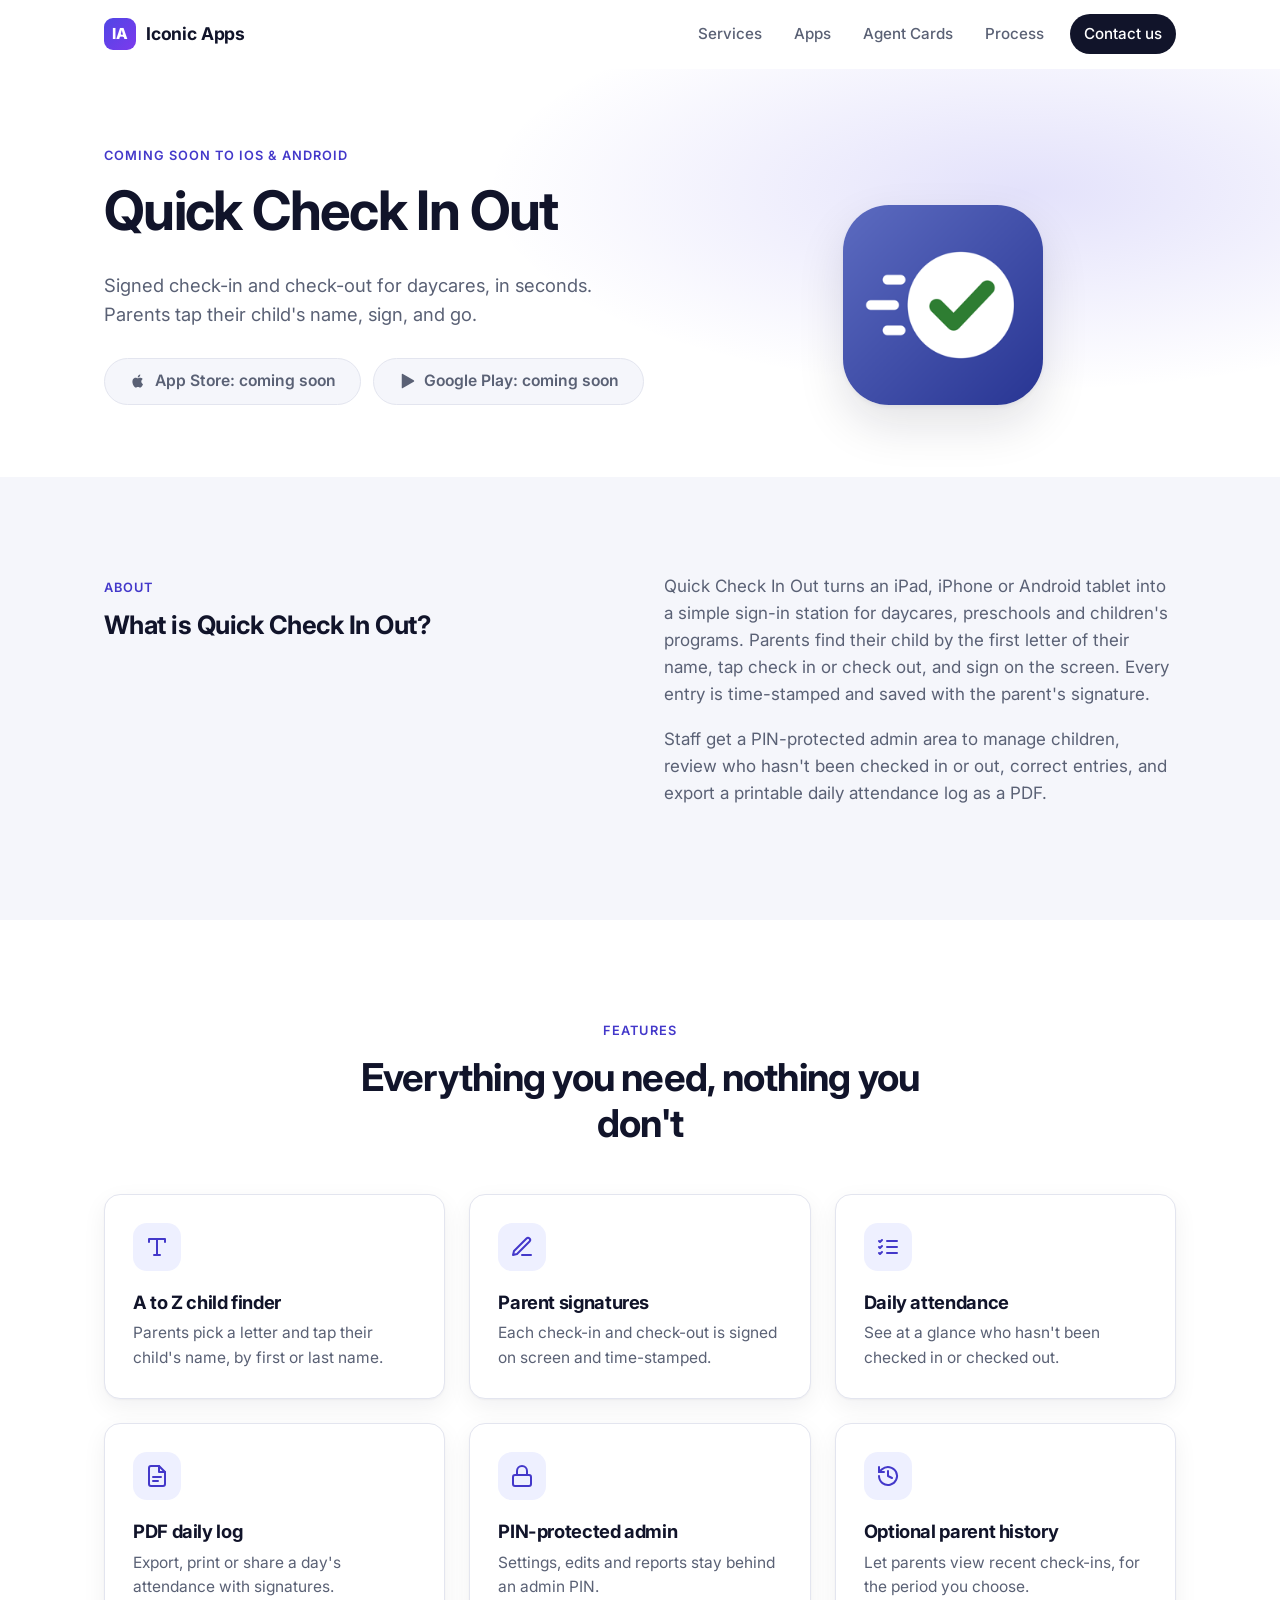
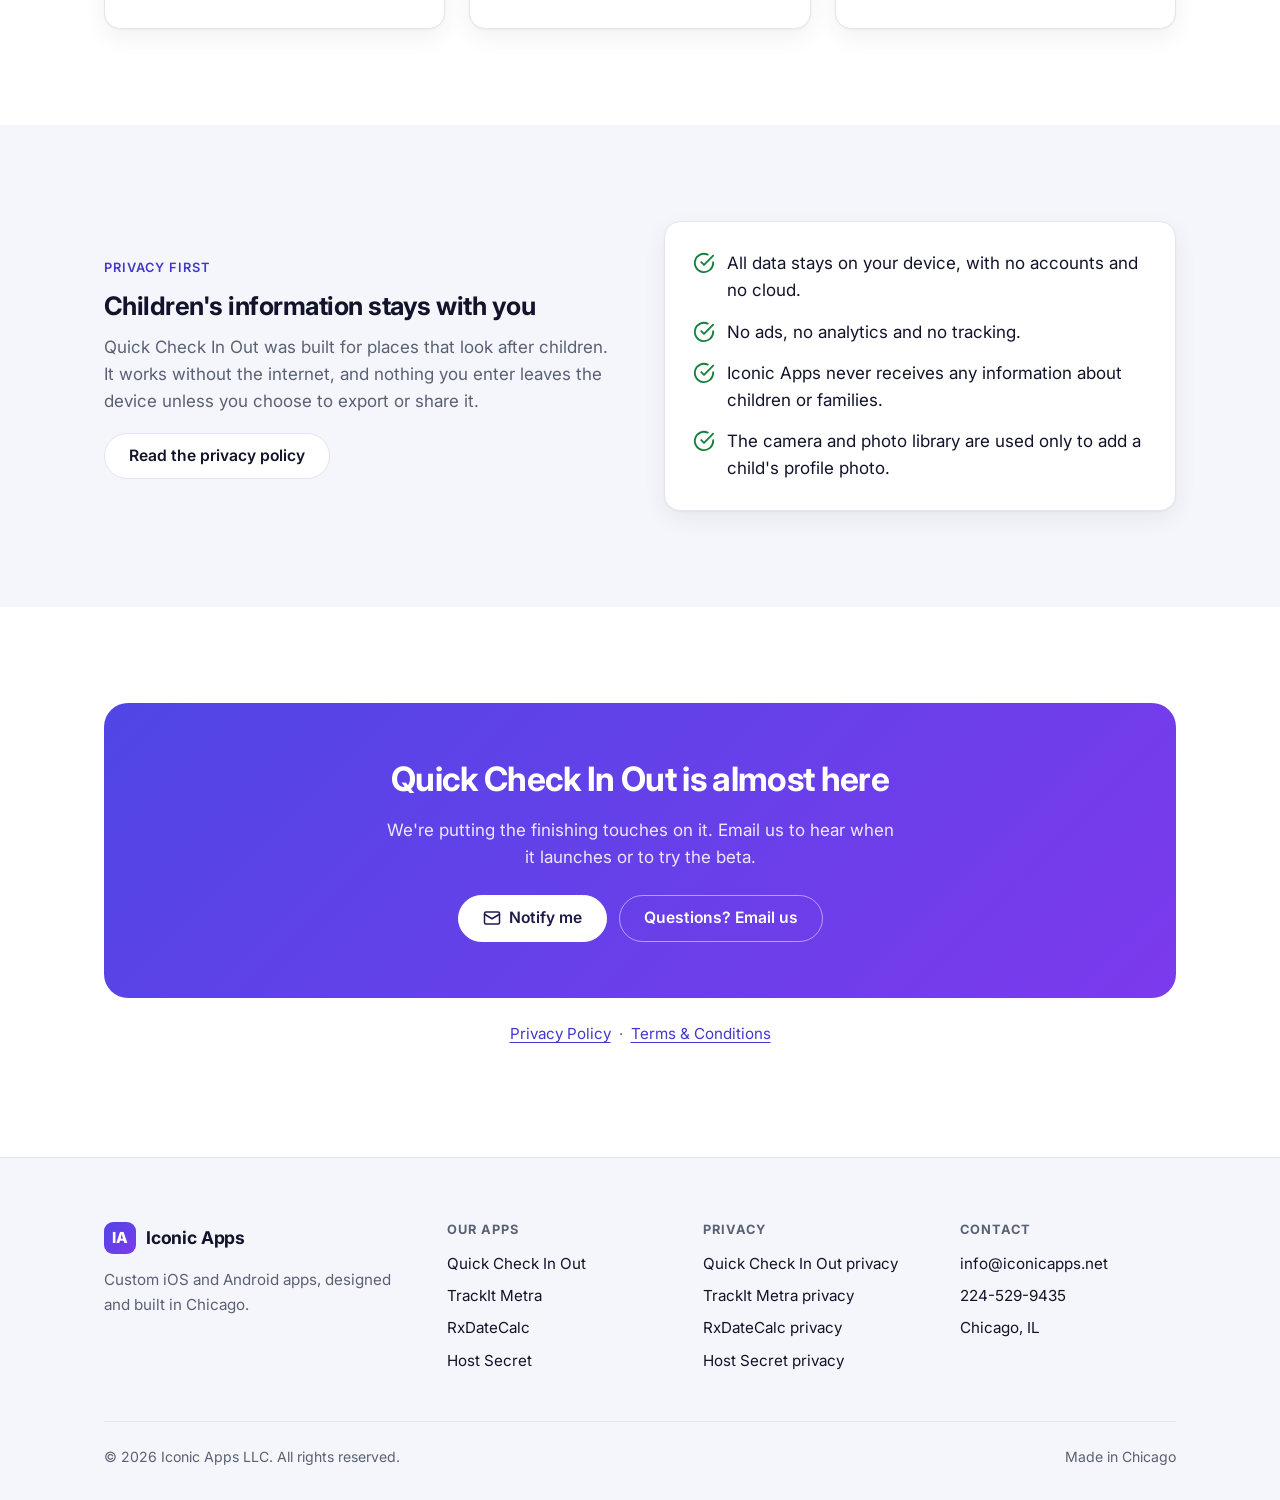
<file: quick-check-in-out/index.html>
<!DOCTYPE html>
<html lang="en">
<head>
  <meta charset="UTF-8">
  <meta name="viewport" content="width=device-width, initial-scale=1">
  <title>Quick Check In Out | Iconic Apps</title>
  <meta name="description" content="Signed check-in and check-out for daycares, in seconds.">
  <link rel="canonical" href="https://iconicapps.net/quick-check-in-out/">
  <meta property="og:type" content="website">
  <meta property="og:site_name" content="Iconic Apps">
  <meta property="og:title" content="Quick Check In Out | Iconic Apps">
  <meta property="og:description" content="Signed check-in and check-out for daycares, in seconds.">
  <meta property="og:url" content="https://iconicapps.net/quick-check-in-out/">
  <meta name="theme-color" content="#5046e5">
  <link rel="icon" href="../img/favicon.ico" sizes="any">
  <link rel="icon" type="image/png" sizes="32x32" href="../img/favicon-32x32.png">
  <link rel="apple-touch-icon" href="../img/apple-touch-icon.png">
  <link rel="preconnect" href="https://fonts.googleapis.com">
  <link rel="preconnect" href="https://fonts.gstatic.com" crossorigin>
  <link rel="stylesheet" href="https://fonts.googleapis.com/css2?family=Inter:wght@400;500;600;700;800&display=swap">
  <link rel="stylesheet" href="../css/site.css">
</head>
<body>
  <a class="skip-link" href="#main">Skip to content</a>
  <header class="site-header">
    <div class="container nav">
      <a class="brand" href="../index.html" aria-label="Iconic Apps home">
        <span class="brand-mark" aria-hidden="true">IA</span>
        <span>Iconic Apps</span>
      </a>
      <button class="nav-toggle" type="button" aria-expanded="false" aria-controls="nav-links" aria-label="Menu">
        <svg viewBox="0 0 24 24" fill="none" stroke="currentColor" stroke-width="2" stroke-linecap="round" stroke-linejoin="round" aria-hidden="true"><path d="M4 6h16M4 12h16M4 18h16"/></svg>
      </button>
      <ul class="nav-links" id="nav-links">
        <li><a href="../index.html#services">Services</a></li>
        <li><a href="../index.html#apps">Apps</a></li>
        <li><a href="../agent-cards/index.html">Agent Cards</a></li>
        <li><a href="../index.html#process">Process</a></li>
        <li class="nav-cta"><a href="../index.html#contact">Contact us</a></li>
      </ul>
    </div>
  </header>

  <main id="main">
    <section class="app-hero">
      <div class="container app-hero-grid">
        <div class="app-hero-copy">
          <span class="eyebrow">Coming soon to iOS &amp; Android</span>
          <h1>Quick Check In Out</h1>
          <p class="lede">Signed check-in and check-out for daycares, in seconds. Parents tap their child's name, sign, and go.</p>
          <div class="btn-row">
          <span class="btn btn-dark" aria-disabled="true"><svg viewBox="0 0 24 24" fill="currentColor" aria-hidden="true"><path d="M16.37 12.6c-.02-2.2 1.8-3.26 1.88-3.31-1.03-1.5-2.62-1.7-3.18-1.73-1.35-.14-2.65.8-3.33.8-.69 0-1.75-.78-2.88-.76-1.48.02-2.85.86-3.61 2.19-1.54 2.67-.39 6.62 1.11 8.79.73 1.06 1.6 2.25 2.75 2.2 1.1-.04 1.52-.71 2.85-.71 1.33 0 1.71.71 2.88.69 1.19-.02 1.94-1.08 2.67-2.14.84-1.23 1.19-2.42 1.2-2.48-.03-.01-2.3-.88-2.34-3.54zM14.18 6.13c.61-.74 1.02-1.76.91-2.78-.88.04-1.94.59-2.57 1.32-.56.65-1.06 1.69-.93 2.69.98.08 1.98-.5 2.59-1.23z"/></svg> App Store: coming soon</span>
          <span class="btn btn-dark" aria-disabled="true"><svg viewBox="0 0 24 24" fill="currentColor" aria-hidden="true"><path d="M5 3.5v17a1 1 0 0 0 1.5.86l14.5-8.5a1 1 0 0 0 0-1.72L6.5 2.64A1 1 0 0 0 5 3.5z"/></svg> Google Play: coming soon</span>
          </div>
        </div>
        <div class="app-hero-visual">
          <span class="app-icon-tile" style="background:none;box-shadow:none"><img src="../img/quick-check-in-out-icon.png" alt="Quick Check In Out app icon" width="200" height="200" style="border-radius:46px;box-shadow:var(--shadow-lg)"></span>
        </div>
      </div>
    </section>

    <section class="section section-soft" id="about">
      <div class="container">
        <div class="grid grid-2" style="gap:48px">
          <div>
            <span class="eyebrow">About</span>
            <h2>What is Quick Check In Out?</h2>
          </div>
          <div style="color:var(--muted)">
            <p>Quick Check In Out turns an iPad, iPhone or Android tablet into a simple sign-in station for daycares, preschools and children's programs. Parents find their child by the first letter of their name, tap check in or check out, and sign on the screen. Every entry is time-stamped and saved with the parent's signature.</p>
            <p>Staff get a PIN-protected admin area to manage children, review who hasn't been checked in or out, correct entries, and export a printable daily attendance log as a PDF.</p>
          </div>
        </div>
      </div>
    </section>

    <section class="section" id="features">
      <div class="container">
        <div class="section-head">
          <span class="eyebrow">Features</span>
          <h2>Everything you need, nothing you don't</h2>
        </div>
        <div class="grid grid-3">
          <div class="card">
            <div class="icon-badge"><svg viewBox="0 0 24 24" fill="none" stroke="currentColor" stroke-width="2" stroke-linecap="round" stroke-linejoin="round" aria-hidden="true"><path d="M4 7V4h16v3"/><path d="M9 20h6"/><path d="M12 4v16"/></svg></div>
            <h3>A to Z child finder</h3>
            <p>Parents pick a letter and tap their child's name, by first or last name.</p>
          </div>
          <div class="card">
            <div class="icon-badge"><svg viewBox="0 0 24 24" fill="none" stroke="currentColor" stroke-width="2" stroke-linecap="round" stroke-linejoin="round" aria-hidden="true"><path d="M12 20h9"/><path d="M16.5 3.5a2.12 2.12 0 0 1 3 3L7 19l-4 1 1-4Z"/></svg></div>
            <h3>Parent signatures</h3>
            <p>Each check-in and check-out is signed on screen and time-stamped.</p>
          </div>
          <div class="card">
            <div class="icon-badge"><svg viewBox="0 0 24 24" fill="none" stroke="currentColor" stroke-width="2" stroke-linecap="round" stroke-linejoin="round" aria-hidden="true"><path d="M11 6h10M11 12h10M11 18h10"/><path d="m3 6 1 1 2-2"/><path d="m3 12 1 1 2-2"/><path d="m3 18 1 1 2-2"/></svg></div>
            <h3>Daily attendance</h3>
            <p>See at a glance who hasn't been checked in or checked out.</p>
          </div>
          <div class="card">
            <div class="icon-badge"><svg viewBox="0 0 24 24" fill="none" stroke="currentColor" stroke-width="2" stroke-linecap="round" stroke-linejoin="round" aria-hidden="true"><path d="M14 2H6a2 2 0 0 0-2 2v16a2 2 0 0 0 2 2h12a2 2 0 0 0 2-2V8z"/><path d="M14 2v6h6"/><path d="M8 13h8M8 17h5"/></svg></div>
            <h3>PDF daily log</h3>
            <p>Export, print or share a day's attendance with signatures.</p>
          </div>
          <div class="card">
            <div class="icon-badge"><svg viewBox="0 0 24 24" fill="none" stroke="currentColor" stroke-width="2" stroke-linecap="round" stroke-linejoin="round" aria-hidden="true"><rect x="3" y="11" width="18" height="11" rx="2"/><path d="M7 11V7a5 5 0 0 1 10 0v4"/></svg></div>
            <h3>PIN-protected admin</h3>
            <p>Settings, edits and reports stay behind an admin PIN.</p>
          </div>
          <div class="card">
            <div class="icon-badge"><svg viewBox="0 0 24 24" fill="none" stroke="currentColor" stroke-width="2" stroke-linecap="round" stroke-linejoin="round" aria-hidden="true"><path d="M3 12a9 9 0 1 0 3-6.7L3 8"/><path d="M3 3v5h5"/><path d="M12 7v5l4 2"/></svg></div>
            <h3>Optional parent history</h3>
            <p>Let parents view recent check-ins, for the period you choose.</p>
          </div>
        </div>
      </div>
    </section>

    <section class="section section-soft" id="privacy">
      <div class="container">
        <div class="grid grid-2" style="align-items:center;gap:48px">
          <div>
            <span class="eyebrow">Privacy first</span>
            <h2>Children's information stays with you</h2>
            <p style="color:var(--muted)">Quick Check In Out was built for places that look after children. It works without the internet, and nothing you enter leaves the device unless you choose to export or share it.</p>
            <a class="btn btn-secondary" href="privacy-policy.html">Read the privacy policy</a>
          </div>
          <div class="card">
            <ul class="check-list">
              <li><svg viewBox="0 0 24 24" fill="none" stroke="currentColor" stroke-width="2" stroke-linecap="round" stroke-linejoin="round" aria-hidden="true"><path d="M22 11.08V12a10 10 0 1 1-5.93-9.14"/><path d="m9 11 3 3L22 4"/></svg><span>All data stays on your device, with no accounts and no cloud.</span></li>
              <li><svg viewBox="0 0 24 24" fill="none" stroke="currentColor" stroke-width="2" stroke-linecap="round" stroke-linejoin="round" aria-hidden="true"><path d="M22 11.08V12a10 10 0 1 1-5.93-9.14"/><path d="m9 11 3 3L22 4"/></svg><span>No ads, no analytics and no tracking.</span></li>
              <li><svg viewBox="0 0 24 24" fill="none" stroke="currentColor" stroke-width="2" stroke-linecap="round" stroke-linejoin="round" aria-hidden="true"><path d="M22 11.08V12a10 10 0 1 1-5.93-9.14"/><path d="m9 11 3 3L22 4"/></svg><span>Iconic Apps never receives any information about children or families.</span></li>
              <li><svg viewBox="0 0 24 24" fill="none" stroke="currentColor" stroke-width="2" stroke-linecap="round" stroke-linejoin="round" aria-hidden="true"><path d="M22 11.08V12a10 10 0 1 1-5.93-9.14"/><path d="m9 11 3 3L22 4"/></svg><span>The camera and photo library are used only to add a child's profile photo.</span></li>
            </ul>
          </div>
        </div>
      </div>
    </section>

    <section class="section" id="download">
      <div class="container">
        <div class="cta-band">
          <h2>Quick Check In Out is almost here</h2>
          <p>We're putting the finishing touches on it. Email us to hear when it launches or to try the beta.</p>
          <div class="btn-row">
            <a class="btn btn-secondary" href="mailto:info@iconicapps.net?subject=Quick%20Check%20In%20Out%20launch"><svg viewBox="0 0 24 24" fill="none" stroke="currentColor" stroke-width="2" stroke-linecap="round" stroke-linejoin="round" aria-hidden="true"><rect x="2" y="4" width="20" height="16" rx="2"/><path d="m22 7-10 6L2 7"/></svg> Notify me</a>
            <a class="btn btn-ghost" href="mailto:info@iconicapps.net?subject=Quick%20Check%20In%20Out%20support">Questions? Email us</a>
          </div>
        </div>
        <p style="text-align:center;margin-top:24px;color:var(--muted);font-size:0.95rem">
          <a href="privacy-policy.html">Privacy Policy</a> &nbsp;·&nbsp; <a href="terms-and-conditions.html">Terms &amp; Conditions</a>
        </p>
      </div>
    </section>
  </main>

  <footer class="site-footer">
    <div class="container">
      <div class="footer-grid">
        <div class="footer-brand">
          <a class="brand" href="../index.html">
            <span class="brand-mark" aria-hidden="true">IA</span>
            <span>Iconic Apps</span>
          </a>
          <p>Custom iOS and Android apps, designed and built in Chicago.</p>
        </div>
        <div>
          <h2>Our apps</h2>
          <ul>
          <li><a href="../quick-check-in-out/index.html">Quick Check In Out</a></li>
          <li><a href="../trackit-metra/index.html">TrackIt Metra</a></li>
          <li><a href="../rxdatecalc/index.html">RxDateCalc</a></li>
          <li><a href="../hostsecret/index.html">Host Secret</a></li>
          </ul>
        </div>
        <div>
          <h2>Privacy</h2>
          <ul>
          <li><a href="../quick-check-in-out/privacy-policy.html">Quick Check In Out privacy</a></li>
          <li><a href="../trackit-metra/privacy-policy.html">TrackIt Metra privacy</a></li>
          <li><a href="../rxdatecalc/privacy-policy.html">RxDateCalc privacy</a></li>
          <li><a href="../hostsecret/privacy-policy.html">Host Secret privacy</a></li>
          </ul>
        </div>
        <div>
          <h2>Contact</h2>
          <ul>
            <li><a href="mailto:info@iconicapps.net">info@iconicapps.net</a></li>
            <li><a href="tel:+12245299435">224-529-9435</a></li>
            <li>Chicago, IL</li>
          </ul>
        </div>
      </div>
      <div class="footer-bottom">
        <span>&copy; <span data-year>2026</span> Iconic Apps LLC. All rights reserved.</span>
        <span>Made in Chicago</span>
      </div>
    </div>
  </footer>

  <script src="../js/site.js"></script>
</body>
</html>
</file>
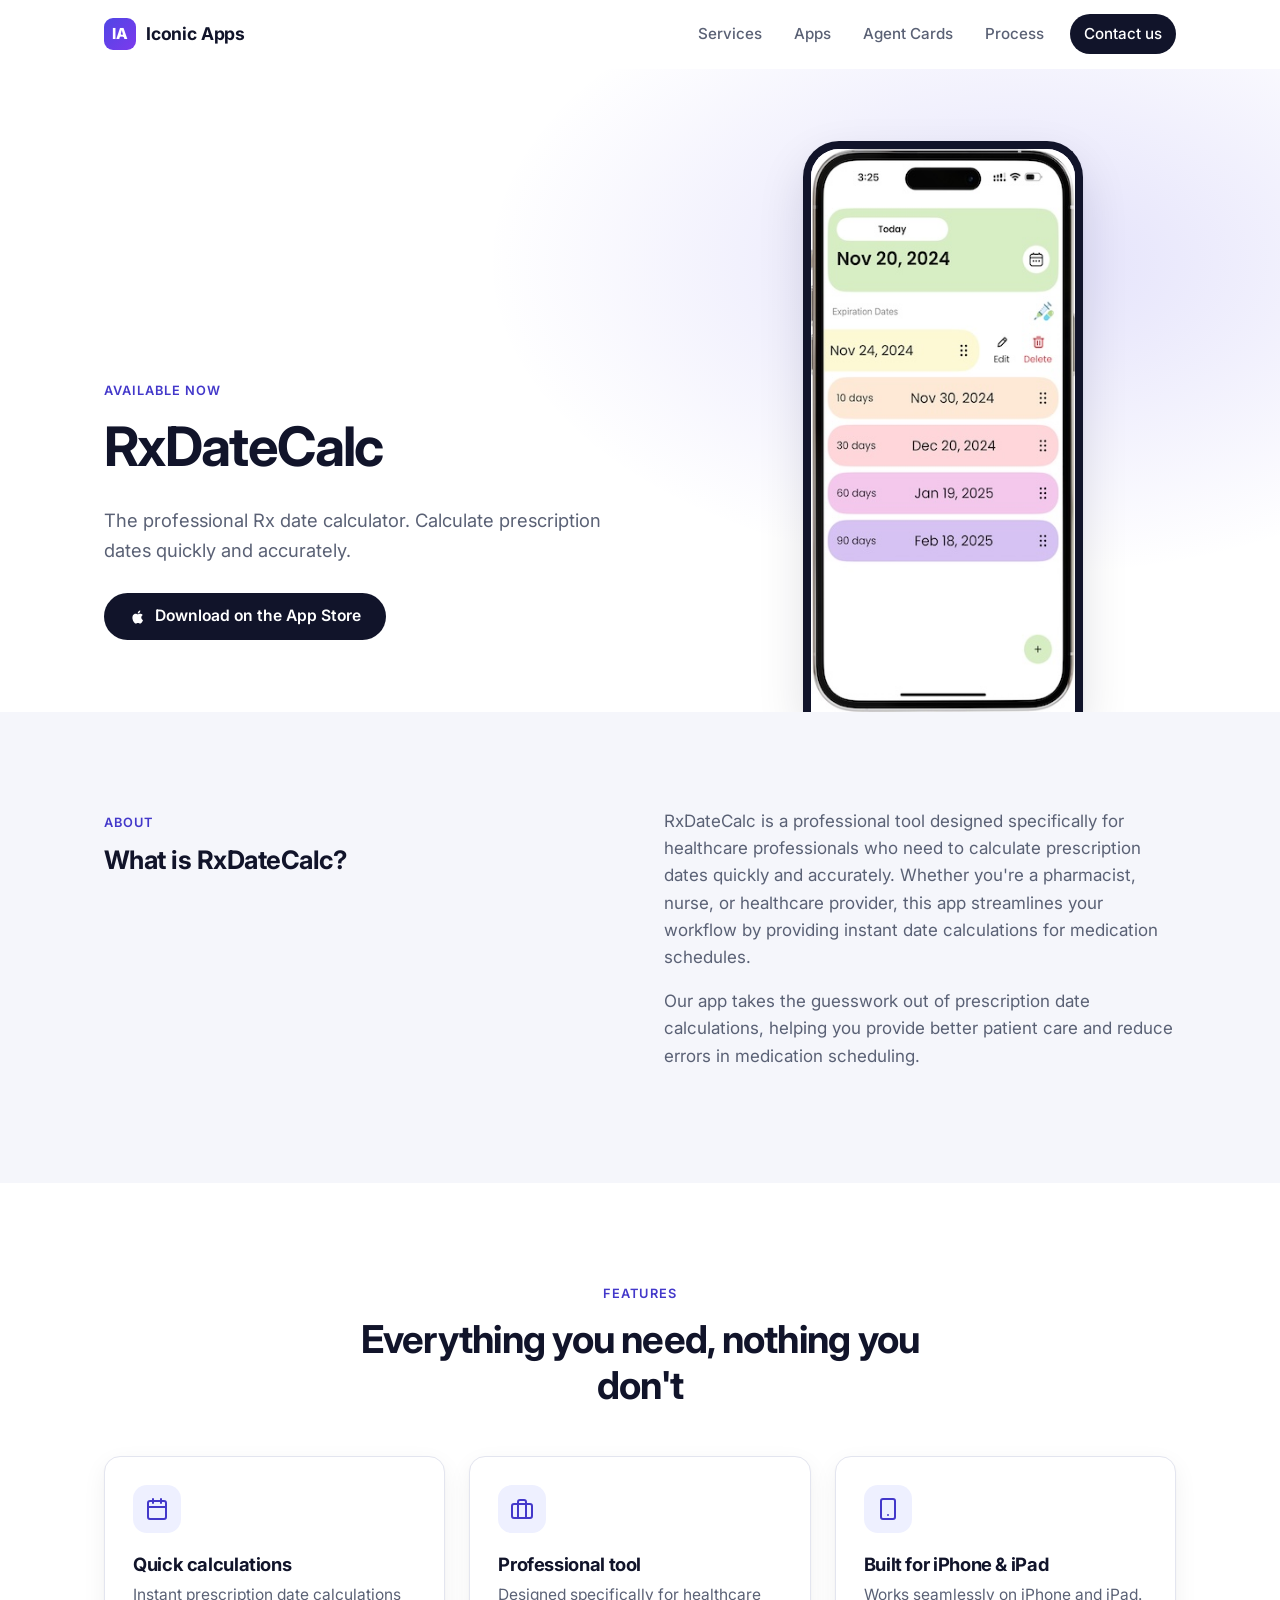
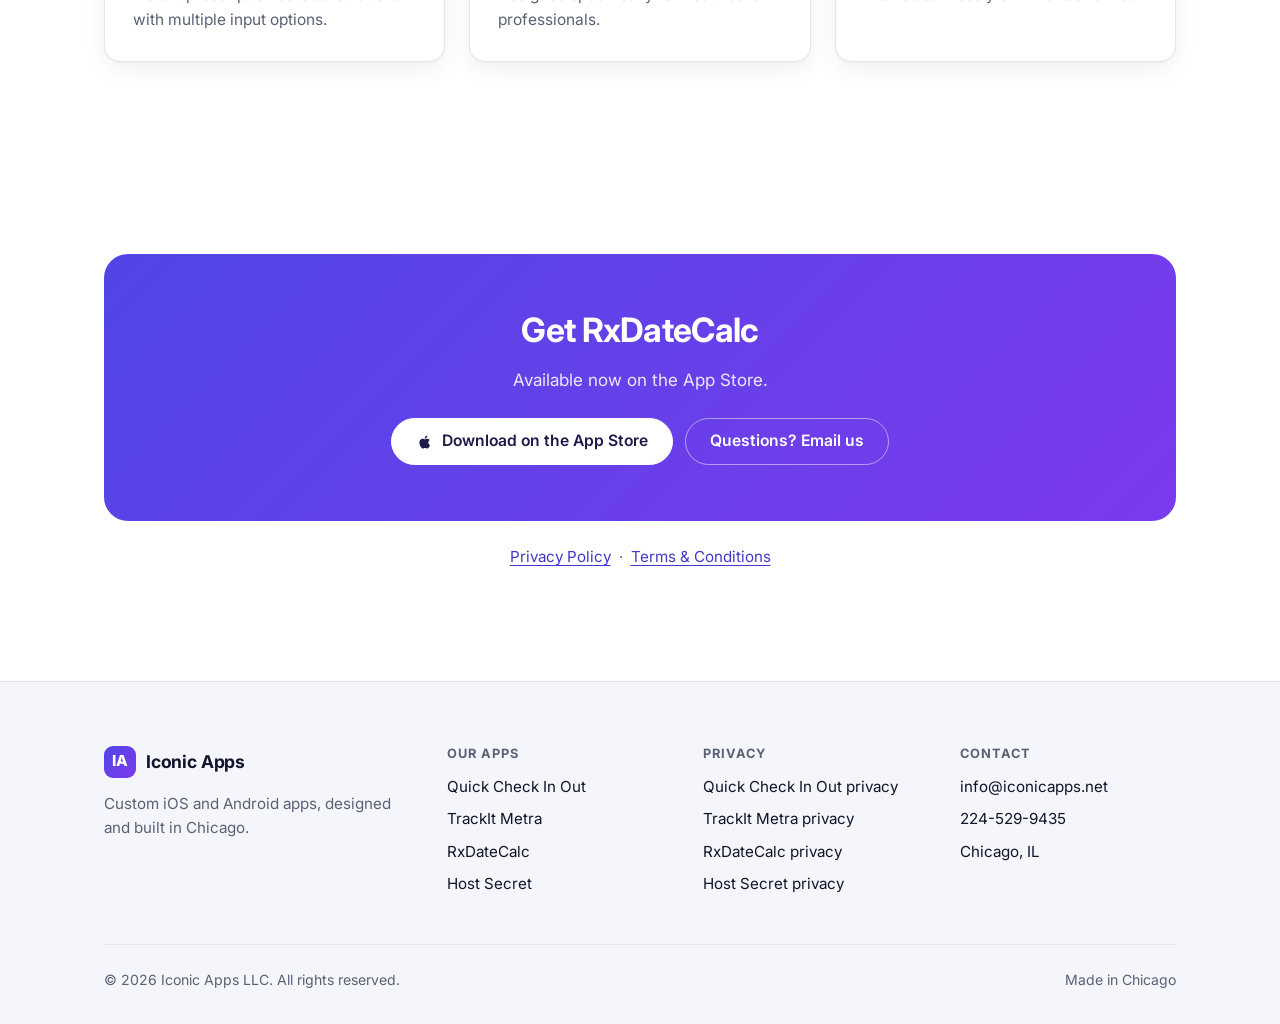
<file: rxdatecalc/index.html>
<!DOCTYPE html>
<html lang="en">
<head>
  <meta charset="UTF-8">
  <meta name="viewport" content="width=device-width, initial-scale=1">
  <title>RxDateCalc | Iconic Apps</title>
  <meta name="description" content="Fast, accurate prescription date calculations for healthcare professionals.">
  <link rel="canonical" href="https://iconicapps.net/rxdatecalc/">
  <meta property="og:type" content="website">
  <meta property="og:site_name" content="Iconic Apps">
  <meta property="og:title" content="RxDateCalc | Iconic Apps">
  <meta property="og:description" content="Fast, accurate prescription date calculations for healthcare professionals.">
  <meta property="og:url" content="https://iconicapps.net/rxdatecalc/">
  <meta name="theme-color" content="#5046e5">
  <link rel="icon" href="../img/favicon.ico" sizes="any">
  <link rel="icon" type="image/png" sizes="32x32" href="../img/favicon-32x32.png">
  <link rel="apple-touch-icon" href="../img/apple-touch-icon.png">
  <link rel="preconnect" href="https://fonts.googleapis.com">
  <link rel="preconnect" href="https://fonts.gstatic.com" crossorigin>
  <link rel="stylesheet" href="https://fonts.googleapis.com/css2?family=Inter:wght@400;500;600;700;800&display=swap">
  <link rel="stylesheet" href="../css/site.css">
</head>
<body>
  <a class="skip-link" href="#main">Skip to content</a>
  <header class="site-header">
    <div class="container nav">
      <a class="brand" href="../index.html" aria-label="Iconic Apps home">
        <span class="brand-mark" aria-hidden="true">IA</span>
        <span>Iconic Apps</span>
      </a>
      <button class="nav-toggle" type="button" aria-expanded="false" aria-controls="nav-links" aria-label="Menu">
        <svg viewBox="0 0 24 24" fill="none" stroke="currentColor" stroke-width="2" stroke-linecap="round" stroke-linejoin="round" aria-hidden="true"><path d="M4 6h16M4 12h16M4 18h16"/></svg>
      </button>
      <ul class="nav-links" id="nav-links">
        <li><a href="../index.html#services">Services</a></li>
        <li><a href="../index.html#apps">Apps</a></li>
        <li><a href="../agent-cards/index.html">Agent Cards</a></li>
        <li><a href="../index.html#process">Process</a></li>
        <li class="nav-cta"><a href="../index.html#contact">Contact us</a></li>
      </ul>
    </div>
  </header>

  <main id="main">
    <section class="app-hero">
      <div class="container app-hero-grid">
        <div class="app-hero-copy">
          
          <span class="eyebrow">Available now</span>
          <h1>RxDateCalc</h1>
          <p class="lede">The professional Rx date calculator. Calculate prescription dates quickly and accurately.</p>
          <div class="btn-row">
          <a class="btn btn-dark" href="https://apps.apple.com/us/app/rxdatecalc/id6738332338?platform=iphone"><svg viewBox="0 0 24 24" fill="currentColor" aria-hidden="true"><path d="M16.37 12.6c-.02-2.2 1.8-3.26 1.88-3.31-1.03-1.5-2.62-1.7-3.18-1.73-1.35-.14-2.65.8-3.33.8-.69 0-1.75-.78-2.88-.76-1.48.02-2.85.86-3.61 2.19-1.54 2.67-.39 6.62 1.11 8.79.73 1.06 1.6 2.25 2.75 2.2 1.1-.04 1.52-.71 2.85-.71 1.33 0 1.71.71 2.88.69 1.19-.02 1.94-1.08 2.67-2.14.84-1.23 1.19-2.42 1.2-2.48-.03-.01-2.3-.88-2.34-3.54zM14.18 6.13c.61-.74 1.02-1.76.91-2.78-.88.04-1.94.59-2.57 1.32-.56.65-1.06 1.69-.93 2.69.98.08 1.98-.5 2.59-1.23z"/></svg> Download on the App Store</a>
          </div>
        </div>
        <div class="app-hero-visual">
          <img class="shot" src="../img/rx-date-calc.jpg" alt="RxDateCalc screenshot" width="280" height="571">
        </div>
      </div>
    </section>

    <section class="section section-soft" id="about">
      <div class="container">
        <div class="grid grid-2" style="gap:48px">
          <div>
            <span class="eyebrow">About</span>
            <h2>What is RxDateCalc?</h2>
          </div>
          <div style="color:var(--muted)">
            <p>RxDateCalc is a professional tool designed specifically for healthcare professionals who need to calculate prescription dates quickly and accurately. Whether you're a pharmacist, nurse, or healthcare provider, this app streamlines your workflow by providing instant date calculations for medication schedules.</p>
            <p>Our app takes the guesswork out of prescription date calculations, helping you provide better patient care and reduce errors in medication scheduling.</p>
          </div>
        </div>
      </div>
    </section>

    <section class="section" id="features">
      <div class="container">
        <div class="section-head">
          <span class="eyebrow">Features</span>
          <h2>Everything you need, nothing you don't</h2>
        </div>
        <div class="grid grid-3">
          <div class="card">
            <div class="icon-badge"><svg viewBox="0 0 24 24" fill="none" stroke="currentColor" stroke-width="2" stroke-linecap="round" stroke-linejoin="round" aria-hidden="true"><rect x="3" y="4" width="18" height="18" rx="2"/><path d="M16 2v4M8 2v4M3 10h18"/></svg></div>
            <h3>Quick calculations</h3>
            <p>Instant prescription date calculations with multiple input options.</p>
          </div>
          <div class="card">
            <div class="icon-badge"><svg viewBox="0 0 24 24" fill="none" stroke="currentColor" stroke-width="2" stroke-linecap="round" stroke-linejoin="round" aria-hidden="true"><rect x="2" y="7" width="20" height="14" rx="2"/><path d="M16 21V5a2 2 0 0 0-2-2h-4a2 2 0 0 0-2 2v16"/></svg></div>
            <h3>Professional tool</h3>
            <p>Designed specifically for healthcare professionals.</p>
          </div>
          <div class="card">
            <div class="icon-badge"><svg viewBox="0 0 24 24" fill="none" stroke="currentColor" stroke-width="2" stroke-linecap="round" stroke-linejoin="round" aria-hidden="true"><rect x="5" y="2" width="14" height="20" rx="2"/><path d="M12 18h.01"/></svg></div>
            <h3>Built for iPhone & iPad</h3>
            <p>Works seamlessly on iPhone and iPad.</p>
          </div>
        </div>
      </div>
    </section>

    <section class="section" id="download">
      <div class="container">
        <div class="cta-band">
          <h2>Get RxDateCalc</h2>
          <p>Available now on the App Store.</p>
          <div class="btn-row">
            <a class="btn btn-secondary" href="https://apps.apple.com/us/app/rxdatecalc/id6738332338?platform=iphone"><svg viewBox="0 0 24 24" fill="currentColor" aria-hidden="true"><path d="M16.37 12.6c-.02-2.2 1.8-3.26 1.88-3.31-1.03-1.5-2.62-1.7-3.18-1.73-1.35-.14-2.65.8-3.33.8-.69 0-1.75-.78-2.88-.76-1.48.02-2.85.86-3.61 2.19-1.54 2.67-.39 6.62 1.11 8.79.73 1.06 1.6 2.25 2.75 2.2 1.1-.04 1.52-.71 2.85-.71 1.33 0 1.71.71 2.88.69 1.19-.02 1.94-1.08 2.67-2.14.84-1.23 1.19-2.42 1.2-2.48-.03-.01-2.3-.88-2.34-3.54zM14.18 6.13c.61-.74 1.02-1.76.91-2.78-.88.04-1.94.59-2.57 1.32-.56.65-1.06 1.69-.93 2.69.98.08 1.98-.5 2.59-1.23z"/></svg> Download on the App Store</a>
            <a class="btn btn-ghost" href="mailto:info@iconicapps.net?subject=RxDateCalc%20support">Questions? Email us</a>
          </div>
        </div>
        <p style="text-align:center;margin-top:24px;color:var(--muted);font-size:0.95rem">
          <a href="privacy-policy.html">Privacy Policy</a> &nbsp;·&nbsp; <a href="terms-and-conditions.html">Terms &amp; Conditions</a>
        </p>
      </div>
    </section>
  </main>

  <footer class="site-footer">
    <div class="container">
      <div class="footer-grid">
        <div class="footer-brand">
          <a class="brand" href="../index.html">
            <span class="brand-mark" aria-hidden="true">IA</span>
            <span>Iconic Apps</span>
          </a>
          <p>Custom iOS and Android apps, designed and built in Chicago.</p>
        </div>
        <div>
          <h2>Our apps</h2>
          <ul>
          <li><a href="../quick-check-in-out/index.html">Quick Check In Out</a></li>
          <li><a href="../trackit-metra/index.html">TrackIt Metra</a></li>
          <li><a href="../rxdatecalc/index.html">RxDateCalc</a></li>
          <li><a href="../hostsecret/index.html">Host Secret</a></li>
          </ul>
        </div>
        <div>
          <h2>Privacy</h2>
          <ul>
          <li><a href="../quick-check-in-out/privacy-policy.html">Quick Check In Out privacy</a></li>
          <li><a href="../trackit-metra/privacy-policy.html">TrackIt Metra privacy</a></li>
          <li><a href="../rxdatecalc/privacy-policy.html">RxDateCalc privacy</a></li>
          <li><a href="../hostsecret/privacy-policy.html">Host Secret privacy</a></li>
          </ul>
        </div>
        <div>
          <h2>Contact</h2>
          <ul>
            <li><a href="mailto:info@iconicapps.net">info@iconicapps.net</a></li>
            <li><a href="tel:+12245299435">224-529-9435</a></li>
            <li>Chicago, IL</li>
          </ul>
        </div>
      </div>
      <div class="footer-bottom">
        <span>&copy; <span data-year>2026</span> Iconic Apps LLC. All rights reserved.</span>
        <span>Made in Chicago</span>
      </div>
    </div>
  </footer>

  <script src="../js/site.js"></script>
</body>
</html>
</file>
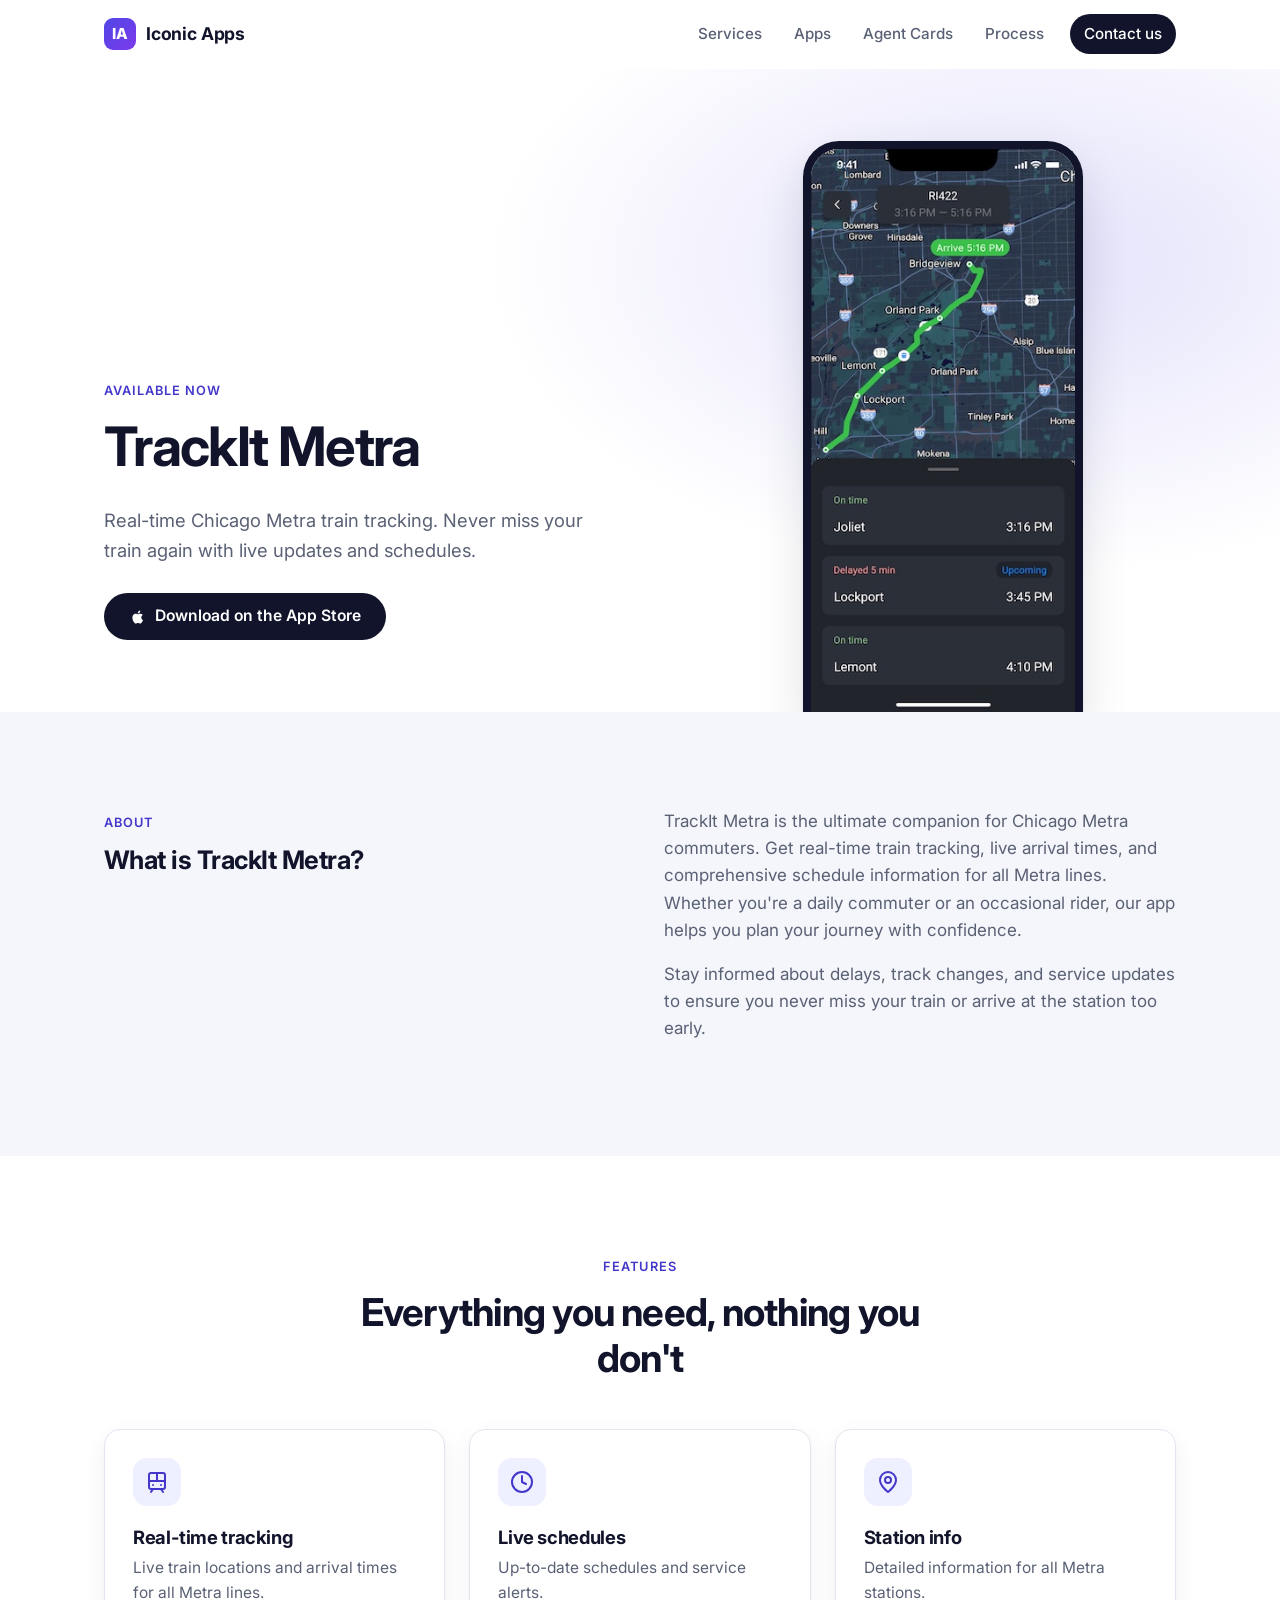
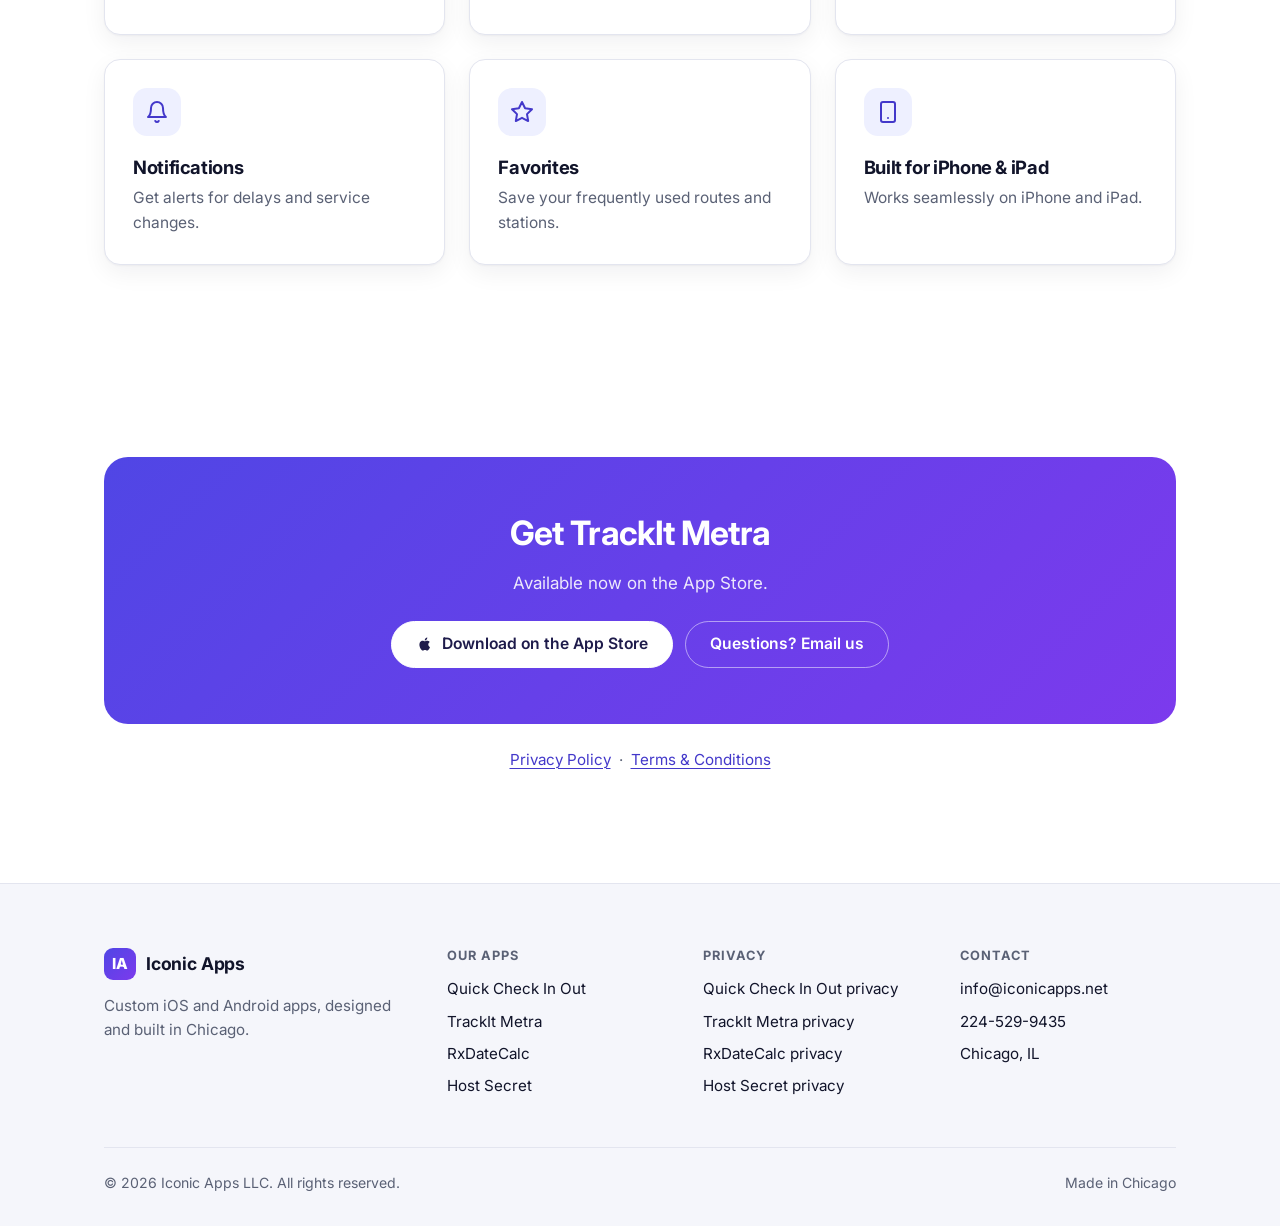
<file: trackit-metra/index.html>
<!DOCTYPE html>
<html lang="en">
<head>
  <meta charset="UTF-8">
  <meta name="viewport" content="width=device-width, initial-scale=1">
  <title>TrackIt Metra | Iconic Apps</title>
  <meta name="description" content="Real-time Chicago Metra train tracking, arrivals and service alerts.">
  <link rel="canonical" href="https://iconicapps.net/trackit-metra/">
  <meta property="og:type" content="website">
  <meta property="og:site_name" content="Iconic Apps">
  <meta property="og:title" content="TrackIt Metra | Iconic Apps">
  <meta property="og:description" content="Real-time Chicago Metra train tracking, arrivals and service alerts.">
  <meta property="og:url" content="https://iconicapps.net/trackit-metra/">
  <meta name="theme-color" content="#5046e5">
  <link rel="icon" href="../img/favicon.ico" sizes="any">
  <link rel="icon" type="image/png" sizes="32x32" href="../img/favicon-32x32.png">
  <link rel="apple-touch-icon" href="../img/apple-touch-icon.png">
  <link rel="preconnect" href="https://fonts.googleapis.com">
  <link rel="preconnect" href="https://fonts.gstatic.com" crossorigin>
  <link rel="stylesheet" href="https://fonts.googleapis.com/css2?family=Inter:wght@400;500;600;700;800&display=swap">
  <link rel="stylesheet" href="../css/site.css">
</head>
<body>
  <a class="skip-link" href="#main">Skip to content</a>
  <header class="site-header">
    <div class="container nav">
      <a class="brand" href="../index.html" aria-label="Iconic Apps home">
        <span class="brand-mark" aria-hidden="true">IA</span>
        <span>Iconic Apps</span>
      </a>
      <button class="nav-toggle" type="button" aria-expanded="false" aria-controls="nav-links" aria-label="Menu">
        <svg viewBox="0 0 24 24" fill="none" stroke="currentColor" stroke-width="2" stroke-linecap="round" stroke-linejoin="round" aria-hidden="true"><path d="M4 6h16M4 12h16M4 18h16"/></svg>
      </button>
      <ul class="nav-links" id="nav-links">
        <li><a href="../index.html#services">Services</a></li>
        <li><a href="../index.html#apps">Apps</a></li>
        <li><a href="../agent-cards/index.html">Agent Cards</a></li>
        <li><a href="../index.html#process">Process</a></li>
        <li class="nav-cta"><a href="../index.html#contact">Contact us</a></li>
      </ul>
    </div>
  </header>

  <main id="main">
    <section class="app-hero">
      <div class="container app-hero-grid">
        <div class="app-hero-copy">
          
          <span class="eyebrow">Available now</span>
          <h1>TrackIt Metra</h1>
          <p class="lede">Real-time Chicago Metra train tracking. Never miss your train again with live updates and schedules.</p>
          <div class="btn-row">
          <a class="btn btn-dark" href="https://apps.apple.com/us/app/trackit-metra-chicago/id6746685863?platform=iphone"><svg viewBox="0 0 24 24" fill="currentColor" aria-hidden="true"><path d="M16.37 12.6c-.02-2.2 1.8-3.26 1.88-3.31-1.03-1.5-2.62-1.7-3.18-1.73-1.35-.14-2.65.8-3.33.8-.69 0-1.75-.78-2.88-.76-1.48.02-2.85.86-3.61 2.19-1.54 2.67-.39 6.62 1.11 8.79.73 1.06 1.6 2.25 2.75 2.2 1.1-.04 1.52-.71 2.85-.71 1.33 0 1.71.71 2.88.69 1.19-.02 1.94-1.08 2.67-2.14.84-1.23 1.19-2.42 1.2-2.48-.03-.01-2.3-.88-2.34-3.54zM14.18 6.13c.61-.74 1.02-1.76.91-2.78-.88.04-1.94.59-2.57 1.32-.56.65-1.06 1.69-.93 2.69.98.08 1.98-.5 2.59-1.23z"/></svg> Download on the App Store</a>
          </div>
        </div>
        <div class="app-hero-visual">
          <img class="shot" src="../img/trackit-metra.jpg" alt="TrackIt Metra screenshot" width="280" height="571">
        </div>
      </div>
    </section>

    <section class="section section-soft" id="about">
      <div class="container">
        <div class="grid grid-2" style="gap:48px">
          <div>
            <span class="eyebrow">About</span>
            <h2>What is TrackIt Metra?</h2>
          </div>
          <div style="color:var(--muted)">
            <p>TrackIt Metra is the ultimate companion for Chicago Metra commuters. Get real-time train tracking, live arrival times, and comprehensive schedule information for all Metra lines. Whether you're a daily commuter or an occasional rider, our app helps you plan your journey with confidence.</p>
            <p>Stay informed about delays, track changes, and service updates to ensure you never miss your train or arrive at the station too early.</p>
          </div>
        </div>
      </div>
    </section>

    <section class="section" id="features">
      <div class="container">
        <div class="section-head">
          <span class="eyebrow">Features</span>
          <h2>Everything you need, nothing you don't</h2>
        </div>
        <div class="grid grid-3">
          <div class="card">
            <div class="icon-badge"><svg viewBox="0 0 24 24" fill="none" stroke="currentColor" stroke-width="2" stroke-linecap="round" stroke-linejoin="round" aria-hidden="true"><rect x="4" y="3" width="16" height="16" rx="2"/><path d="M4 11h16"/><path d="M12 3v8"/><path d="m8 19-2 3"/><path d="m18 22-2-3"/><path d="M8 15h.01"/><path d="M16 15h.01"/></svg></div>
            <h3>Real-time tracking</h3>
            <p>Live train locations and arrival times for all Metra lines.</p>
          </div>
          <div class="card">
            <div class="icon-badge"><svg viewBox="0 0 24 24" fill="none" stroke="currentColor" stroke-width="2" stroke-linecap="round" stroke-linejoin="round" aria-hidden="true"><circle cx="12" cy="12" r="10"/><path d="M12 6v6l4 2"/></svg></div>
            <h3>Live schedules</h3>
            <p>Up-to-date schedules and service alerts.</p>
          </div>
          <div class="card">
            <div class="icon-badge"><svg viewBox="0 0 24 24" fill="none" stroke="currentColor" stroke-width="2" stroke-linecap="round" stroke-linejoin="round" aria-hidden="true"><path d="M20 10c0 6-8 12-8 12s-8-6-8-12a8 8 0 0 1 16 0z"/><circle cx="12" cy="10" r="3"/></svg></div>
            <h3>Station info</h3>
            <p>Detailed information for all Metra stations.</p>
          </div>
          <div class="card">
            <div class="icon-badge"><svg viewBox="0 0 24 24" fill="none" stroke="currentColor" stroke-width="2" stroke-linecap="round" stroke-linejoin="round" aria-hidden="true"><path d="M6 8a6 6 0 0 1 12 0c0 7 3 9 3 9H3s3-2 3-9"/><path d="M10.3 21a1.94 1.94 0 0 0 3.4 0"/></svg></div>
            <h3>Notifications</h3>
            <p>Get alerts for delays and service changes.</p>
          </div>
          <div class="card">
            <div class="icon-badge"><svg viewBox="0 0 24 24" fill="none" stroke="currentColor" stroke-width="2" stroke-linecap="round" stroke-linejoin="round" aria-hidden="true"><path d="m12 2 3.09 6.26L22 9.27l-5 4.87 1.18 6.88L12 17.77l-6.18 3.25L7 14.14 2 9.27l6.91-1.01L12 2z"/></svg></div>
            <h3>Favorites</h3>
            <p>Save your frequently used routes and stations.</p>
          </div>
          <div class="card">
            <div class="icon-badge"><svg viewBox="0 0 24 24" fill="none" stroke="currentColor" stroke-width="2" stroke-linecap="round" stroke-linejoin="round" aria-hidden="true"><rect x="5" y="2" width="14" height="20" rx="2"/><path d="M12 18h.01"/></svg></div>
            <h3>Built for iPhone & iPad</h3>
            <p>Works seamlessly on iPhone and iPad.</p>
          </div>
        </div>
      </div>
    </section>

    <section class="section" id="download">
      <div class="container">
        <div class="cta-band">
          <h2>Get TrackIt Metra</h2>
          <p>Available now on the App Store.</p>
          <div class="btn-row">
            <a class="btn btn-secondary" href="https://apps.apple.com/us/app/trackit-metra-chicago/id6746685863?platform=iphone"><svg viewBox="0 0 24 24" fill="currentColor" aria-hidden="true"><path d="M16.37 12.6c-.02-2.2 1.8-3.26 1.88-3.31-1.03-1.5-2.62-1.7-3.18-1.73-1.35-.14-2.65.8-3.33.8-.69 0-1.75-.78-2.88-.76-1.48.02-2.85.86-3.61 2.19-1.54 2.67-.39 6.62 1.11 8.79.73 1.06 1.6 2.25 2.75 2.2 1.1-.04 1.52-.71 2.85-.71 1.33 0 1.71.71 2.88.69 1.19-.02 1.94-1.08 2.67-2.14.84-1.23 1.19-2.42 1.2-2.48-.03-.01-2.3-.88-2.34-3.54zM14.18 6.13c.61-.74 1.02-1.76.91-2.78-.88.04-1.94.59-2.57 1.32-.56.65-1.06 1.69-.93 2.69.98.08 1.98-.5 2.59-1.23z"/></svg> Download on the App Store</a>
            <a class="btn btn-ghost" href="mailto:info@iconicapps.net?subject=TrackIt%20Metra%20support">Questions? Email us</a>
          </div>
        </div>
        <p style="text-align:center;margin-top:24px;color:var(--muted);font-size:0.95rem">
          <a href="privacy-policy.html">Privacy Policy</a> &nbsp;·&nbsp; <a href="terms-and-conditions.html">Terms &amp; Conditions</a>
        </p>
      </div>
    </section>
  </main>

  <footer class="site-footer">
    <div class="container">
      <div class="footer-grid">
        <div class="footer-brand">
          <a class="brand" href="../index.html">
            <span class="brand-mark" aria-hidden="true">IA</span>
            <span>Iconic Apps</span>
          </a>
          <p>Custom iOS and Android apps, designed and built in Chicago.</p>
        </div>
        <div>
          <h2>Our apps</h2>
          <ul>
          <li><a href="../quick-check-in-out/index.html">Quick Check In Out</a></li>
          <li><a href="../trackit-metra/index.html">TrackIt Metra</a></li>
          <li><a href="../rxdatecalc/index.html">RxDateCalc</a></li>
          <li><a href="../hostsecret/index.html">Host Secret</a></li>
          </ul>
        </div>
        <div>
          <h2>Privacy</h2>
          <ul>
          <li><a href="../quick-check-in-out/privacy-policy.html">Quick Check In Out privacy</a></li>
          <li><a href="../trackit-metra/privacy-policy.html">TrackIt Metra privacy</a></li>
          <li><a href="../rxdatecalc/privacy-policy.html">RxDateCalc privacy</a></li>
          <li><a href="../hostsecret/privacy-policy.html">Host Secret privacy</a></li>
          </ul>
        </div>
        <div>
          <h2>Contact</h2>
          <ul>
            <li><a href="mailto:info@iconicapps.net">info@iconicapps.net</a></li>
            <li><a href="tel:+12245299435">224-529-9435</a></li>
            <li>Chicago, IL</li>
          </ul>
        </div>
      </div>
      <div class="footer-bottom">
        <span>&copy; <span data-year>2026</span> Iconic Apps LLC. All rights reserved.</span>
        <span>Made in Chicago</span>
      </div>
    </div>
  </footer>

  <script src="../js/site.js"></script>
</body>
</html>
</file>
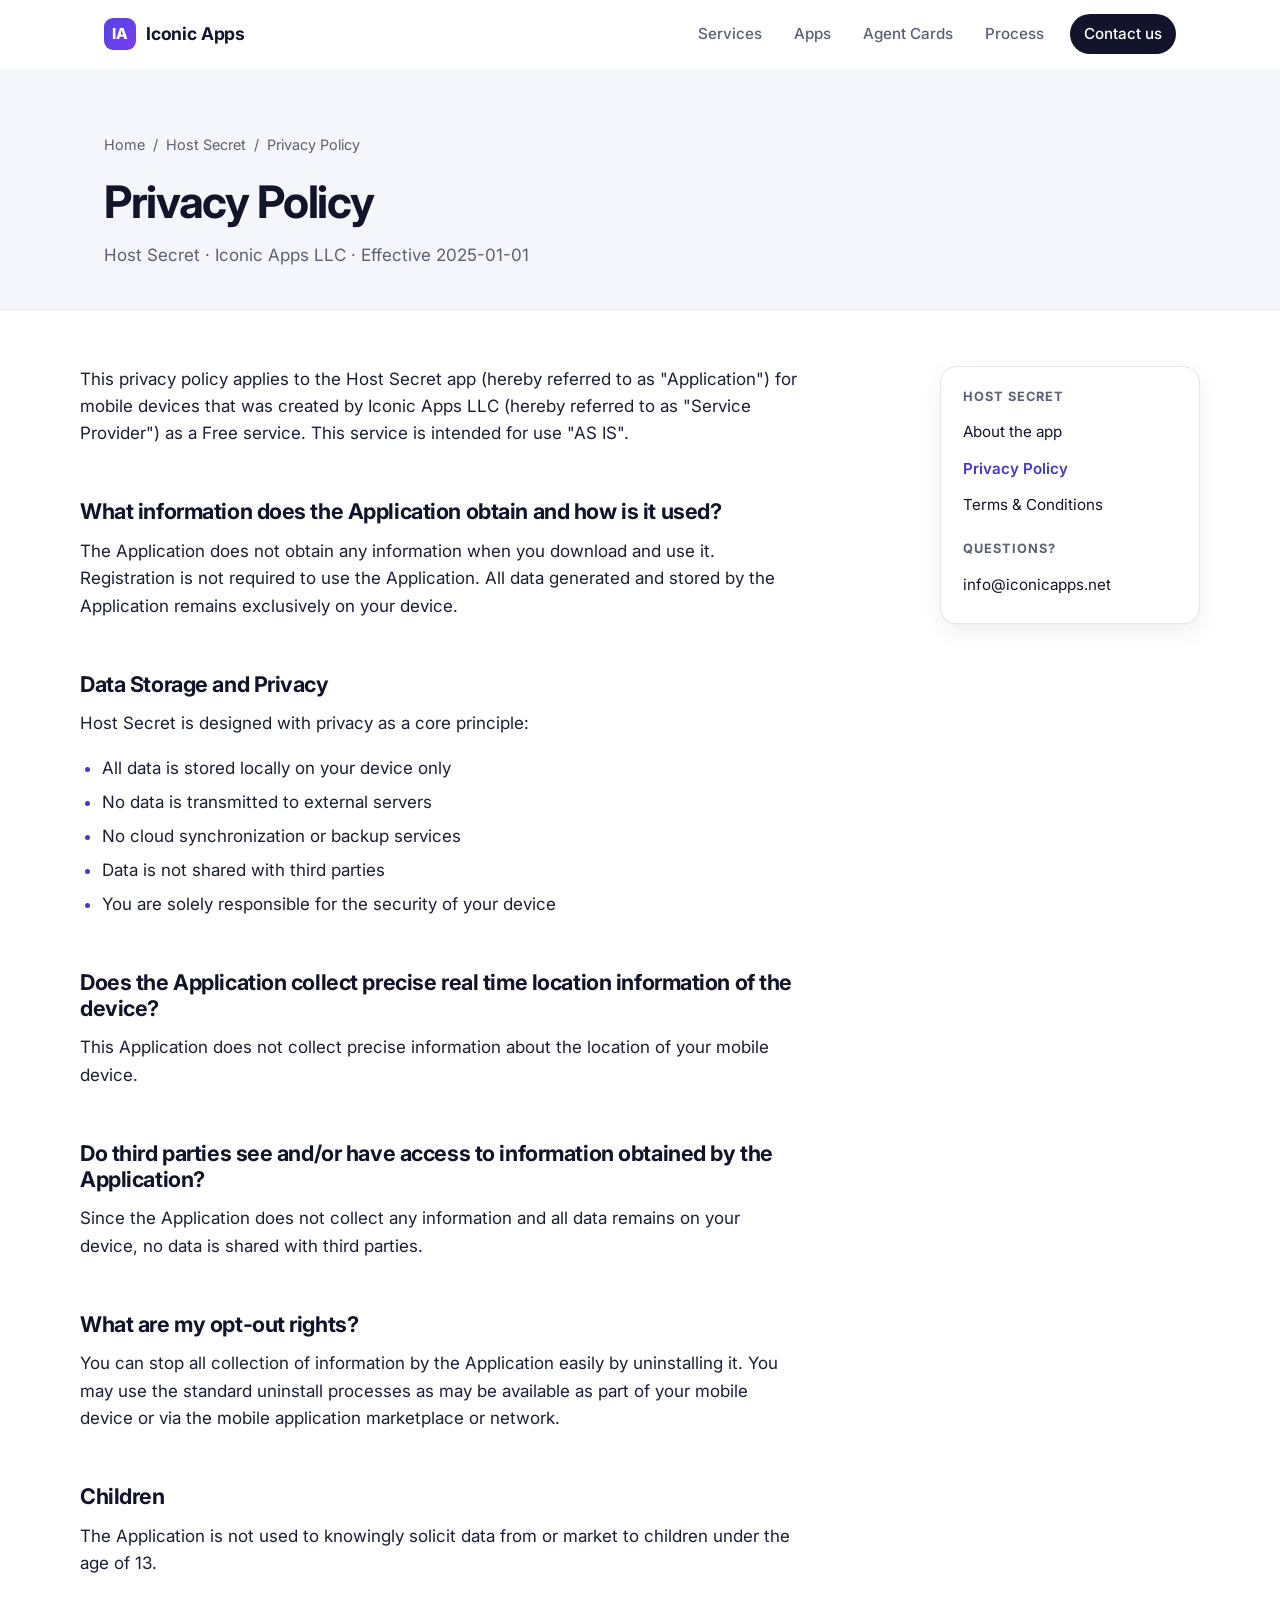
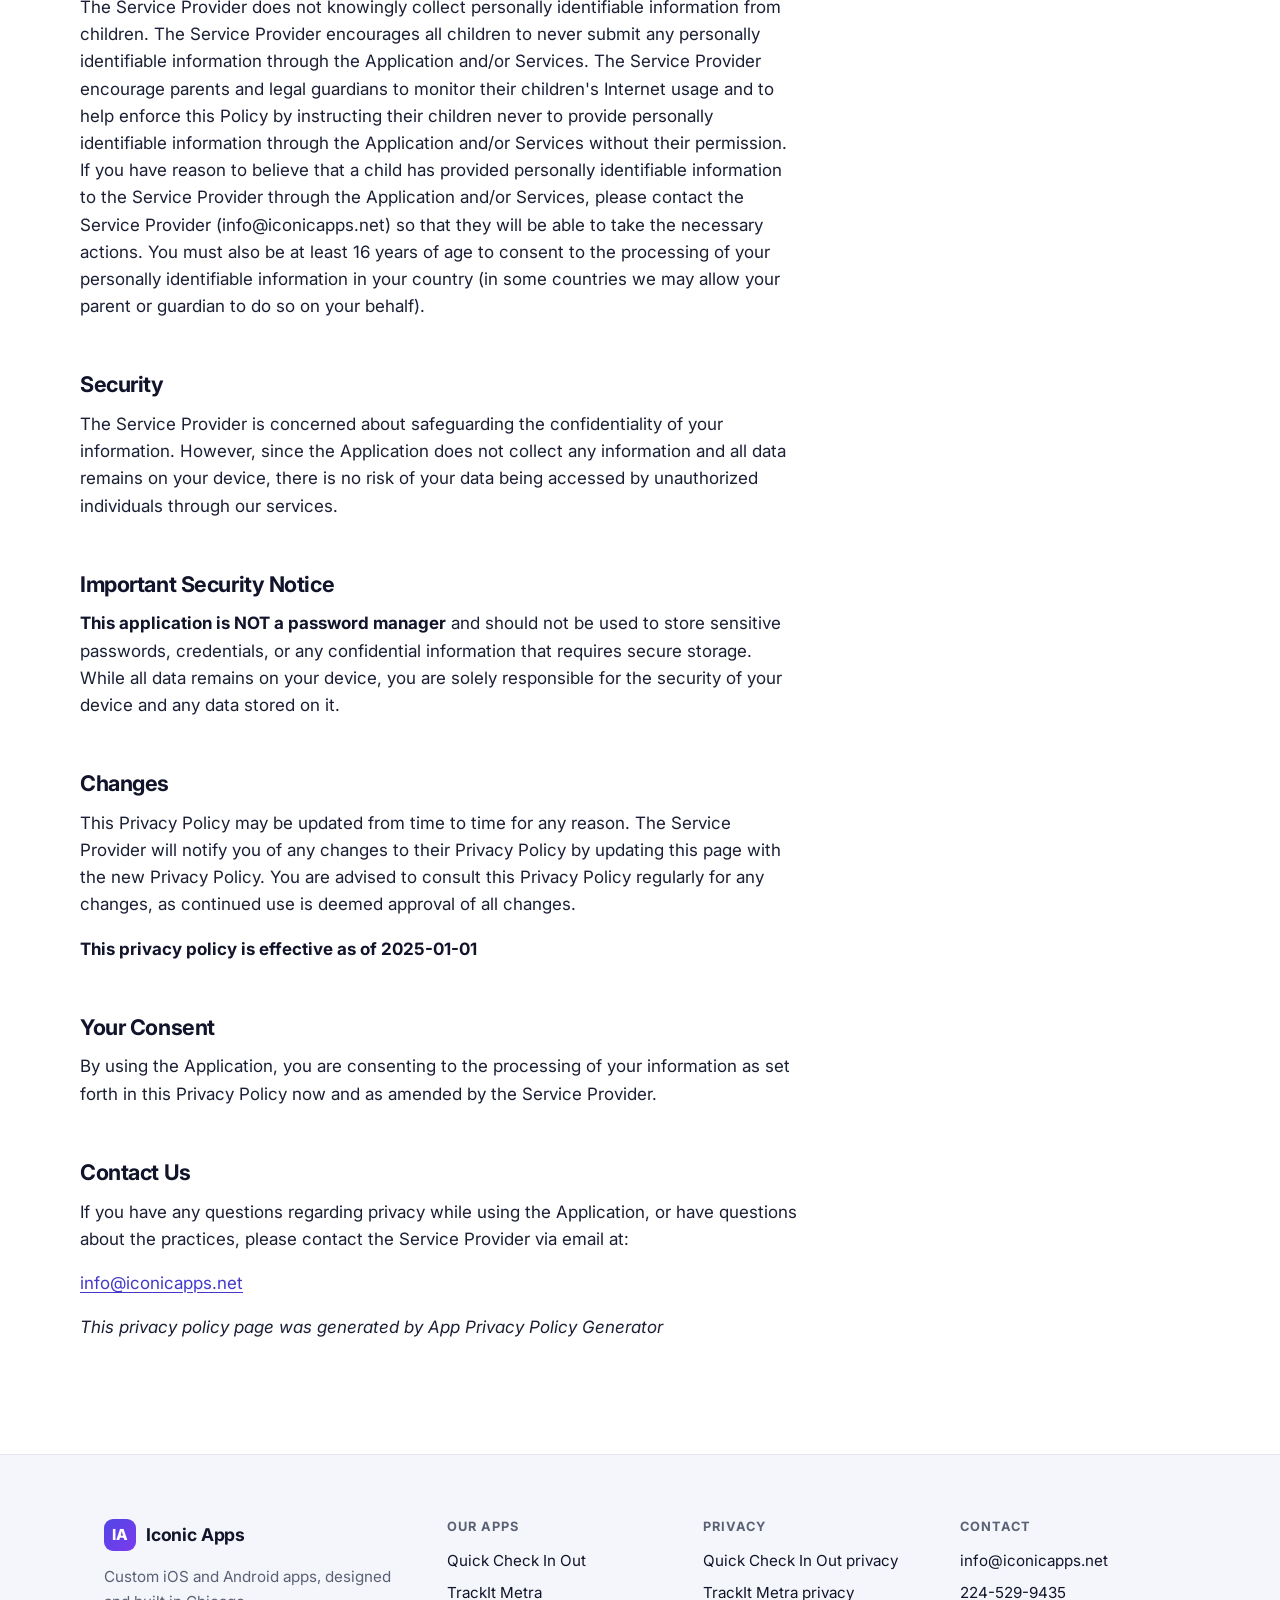
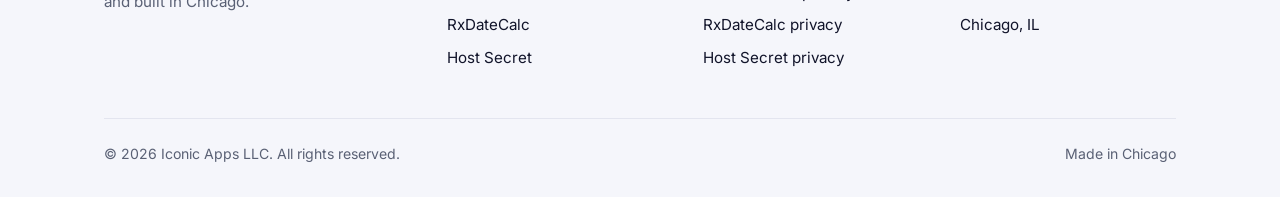
<file: hostsecret/privacy-policy.html>
<!DOCTYPE html>
<html lang="en">
<head>
  <meta charset="UTF-8">
  <meta name="viewport" content="width=device-width, initial-scale=1">
  <title>Privacy Policy | Host Secret | Iconic Apps</title>
  <meta name="description" content="How the Host Secret app handles your information.">
  <link rel="canonical" href="https://iconicapps.net/hostsecret/privacy-policy.html">
  <meta property="og:type" content="website">
  <meta property="og:site_name" content="Iconic Apps">
  <meta property="og:title" content="Privacy Policy | Host Secret | Iconic Apps">
  <meta property="og:description" content="How the Host Secret app handles your information.">
  <meta property="og:url" content="https://iconicapps.net/hostsecret/privacy-policy.html">
  <meta name="theme-color" content="#5046e5">
  <link rel="icon" href="../img/favicon.ico" sizes="any">
  <link rel="icon" type="image/png" sizes="32x32" href="../img/favicon-32x32.png">
  <link rel="apple-touch-icon" href="../img/apple-touch-icon.png">
  <link rel="preconnect" href="https://fonts.googleapis.com">
  <link rel="preconnect" href="https://fonts.gstatic.com" crossorigin>
  <link rel="stylesheet" href="https://fonts.googleapis.com/css2?family=Inter:wght@400;500;600;700;800&display=swap">
  <link rel="stylesheet" href="../css/site.css">
</head>
<body>
  <a class="skip-link" href="#main">Skip to content</a>
  <header class="site-header">
    <div class="container nav">
      <a class="brand" href="../index.html" aria-label="Iconic Apps home">
        <span class="brand-mark" aria-hidden="true">IA</span>
        <span>Iconic Apps</span>
      </a>
      <button class="nav-toggle" type="button" aria-expanded="false" aria-controls="nav-links" aria-label="Menu">
        <svg viewBox="0 0 24 24" fill="none" stroke="currentColor" stroke-width="2" stroke-linecap="round" stroke-linejoin="round" aria-hidden="true"><path d="M4 6h16M4 12h16M4 18h16"/></svg>
      </button>
      <ul class="nav-links" id="nav-links">
        <li><a href="../index.html#services">Services</a></li>
        <li><a href="../index.html#apps">Apps</a></li>
        <li><a href="../agent-cards/index.html">Agent Cards</a></li>
        <li><a href="../index.html#process">Process</a></li>
        <li class="nav-cta"><a href="../index.html#contact">Contact us</a></li>
      </ul>
    </div>
  </header>

  <main id="main">
    <section class="doc-head">
      <div class="container">
        <nav class="breadcrumb" aria-label="Breadcrumb">
          <a href="../index.html">Home</a><span aria-hidden="true">/</span>
          <a href="index.html">Host Secret</a><span aria-hidden="true">/</span>
          <span>Privacy Policy</span>
        </nav>
        <h1>Privacy Policy</h1>
        <p class="meta">Host Secret · Iconic Apps LLC · Effective 2025-01-01</p>
      </div>
    </section>

    <div class="container doc-layout">
      <article class="prose">
        <p>This privacy policy applies to the Host Secret app (hereby referred to as "Application") for mobile devices that was created by Iconic Apps LLC (hereby referred to as "Service Provider") as a Free service. This service is intended for use "AS IS".</p>
        <h2>What information does the Application obtain and how is it used?</h2>
        <p>The Application does not obtain any information when you download and use it. Registration is not required to use the Application. All data generated and stored by the Application remains exclusively on your device.</p>
        <h2>Data Storage and Privacy</h2>
        <p>Host Secret is designed with privacy as a core principle:</p>
        <ul>
        <li>All data is stored locally on your device only</li>
        <li>No data is transmitted to external servers</li>
        <li>No cloud synchronization or backup services</li>
        <li>Data is not shared with third parties</li>
        <li>You are solely responsible for the security of your device</li>
        </ul>
        <h2>Does the Application collect precise real time location information of the device?</h2>
        <p>This Application does not collect precise information about the location of your mobile device.</p>
        <h2>Do third parties see and/or have access to information obtained by the Application?</h2>
        <p>Since the Application does not collect any information and all data remains on your device, no data is shared with third parties.</p>
        <h2>What are my opt-out rights?</h2>
        <p>You can stop all collection of information by the Application easily by uninstalling it. You may use the standard uninstall processes as may be available as part of your mobile device or via the mobile application marketplace or network.</p>
        <h2>Children</h2>
        <p>The Application is not used to knowingly solicit data from or market to children under the age of 13.</p>
        <p>The Service Provider does not knowingly collect personally identifiable information from children. The Service Provider encourages all children to never submit any personally identifiable information through the Application and/or Services. The Service Provider encourage parents and legal guardians to monitor their children's Internet usage and to help enforce this Policy by instructing their children never to provide personally identifiable information through the Application and/or Services without their permission. If you have reason to believe that a child has provided personally identifiable information to the Service Provider through the Application and/or Services, please contact the Service Provider (info@iconicapps.net) so that they will be able to take the necessary actions. You must also be at least 16 years of age to consent to the processing of your personally identifiable information in your country (in some countries we may allow your parent or guardian to do so on your behalf).</p>
        <h2>Security</h2>
        <p>The Service Provider is concerned about safeguarding the confidentiality of your information. However, since the Application does not collect any information and all data remains on your device, there is no risk of your data being accessed by unauthorized individuals through our services.</p>
        <h2>Important Security Notice</h2>
        <p><strong>This application is NOT a password manager</strong> and should not be used to store sensitive passwords, credentials, or any confidential information that requires secure storage. While all data remains on your device, you are solely responsible for the security of your device and any data stored on it.</p>
        <h2>Changes</h2>
        <p>This Privacy Policy may be updated from time to time for any reason. The Service Provider will notify you of any changes to their Privacy Policy by updating this page with the new Privacy Policy. You are advised to consult this Privacy Policy regularly for any changes, as continued use is deemed approval of all changes.</p>
        <p><strong>This privacy policy is effective as of 2025-01-01</strong></p>
        <h2>Your Consent</h2>
        <p>By using the Application, you are consenting to the processing of your information as set forth in this Privacy Policy now and as amended by the Service Provider.</p>
        <h2>Contact Us</h2>
        <p>If you have any questions regarding privacy while using the Application, or have questions about the practices, please contact the Service Provider via email at:</p>
        <p><a href="mailto:info@iconicapps.net">info@iconicapps.net</a></p>
        <p><em>This privacy policy page was generated by App Privacy Policy Generator</em></p>
      </article>
      <aside class="doc-aside">
        <div class="card">
          <h2>Host Secret</h2>
          <ul>
            <li><a href="index.html">About the app</a></li>
            <li><a href="privacy-policy.html" aria-current="page">Privacy Policy</a></li>
            <li><a href="terms-and-conditions.html">Terms &amp; Conditions</a></li>
          </ul>
          <h2>Questions?</h2>
          <ul>
            <li><a href="mailto:info@iconicapps.net">info@iconicapps.net</a></li>
          </ul>
        </div>
      </aside>
    </div>
  </main>

  <footer class="site-footer">
    <div class="container">
      <div class="footer-grid">
        <div class="footer-brand">
          <a class="brand" href="../index.html">
            <span class="brand-mark" aria-hidden="true">IA</span>
            <span>Iconic Apps</span>
          </a>
          <p>Custom iOS and Android apps, designed and built in Chicago.</p>
        </div>
        <div>
          <h2>Our apps</h2>
          <ul>
          <li><a href="../quick-check-in-out/index.html">Quick Check In Out</a></li>
          <li><a href="../trackit-metra/index.html">TrackIt Metra</a></li>
          <li><a href="../rxdatecalc/index.html">RxDateCalc</a></li>
          <li><a href="../hostsecret/index.html">Host Secret</a></li>
          </ul>
        </div>
        <div>
          <h2>Privacy</h2>
          <ul>
          <li><a href="../quick-check-in-out/privacy-policy.html">Quick Check In Out privacy</a></li>
          <li><a href="../trackit-metra/privacy-policy.html">TrackIt Metra privacy</a></li>
          <li><a href="../rxdatecalc/privacy-policy.html">RxDateCalc privacy</a></li>
          <li><a href="../hostsecret/privacy-policy.html">Host Secret privacy</a></li>
          </ul>
        </div>
        <div>
          <h2>Contact</h2>
          <ul>
            <li><a href="mailto:info@iconicapps.net">info@iconicapps.net</a></li>
            <li><a href="tel:+12245299435">224-529-9435</a></li>
            <li>Chicago, IL</li>
          </ul>
        </div>
      </div>
      <div class="footer-bottom">
        <span>&copy; <span data-year>2026</span> Iconic Apps LLC. All rights reserved.</span>
        <span>Made in Chicago</span>
      </div>
    </div>
  </footer>

  <script src="../js/site.js"></script>
</body>
</html>
</file>
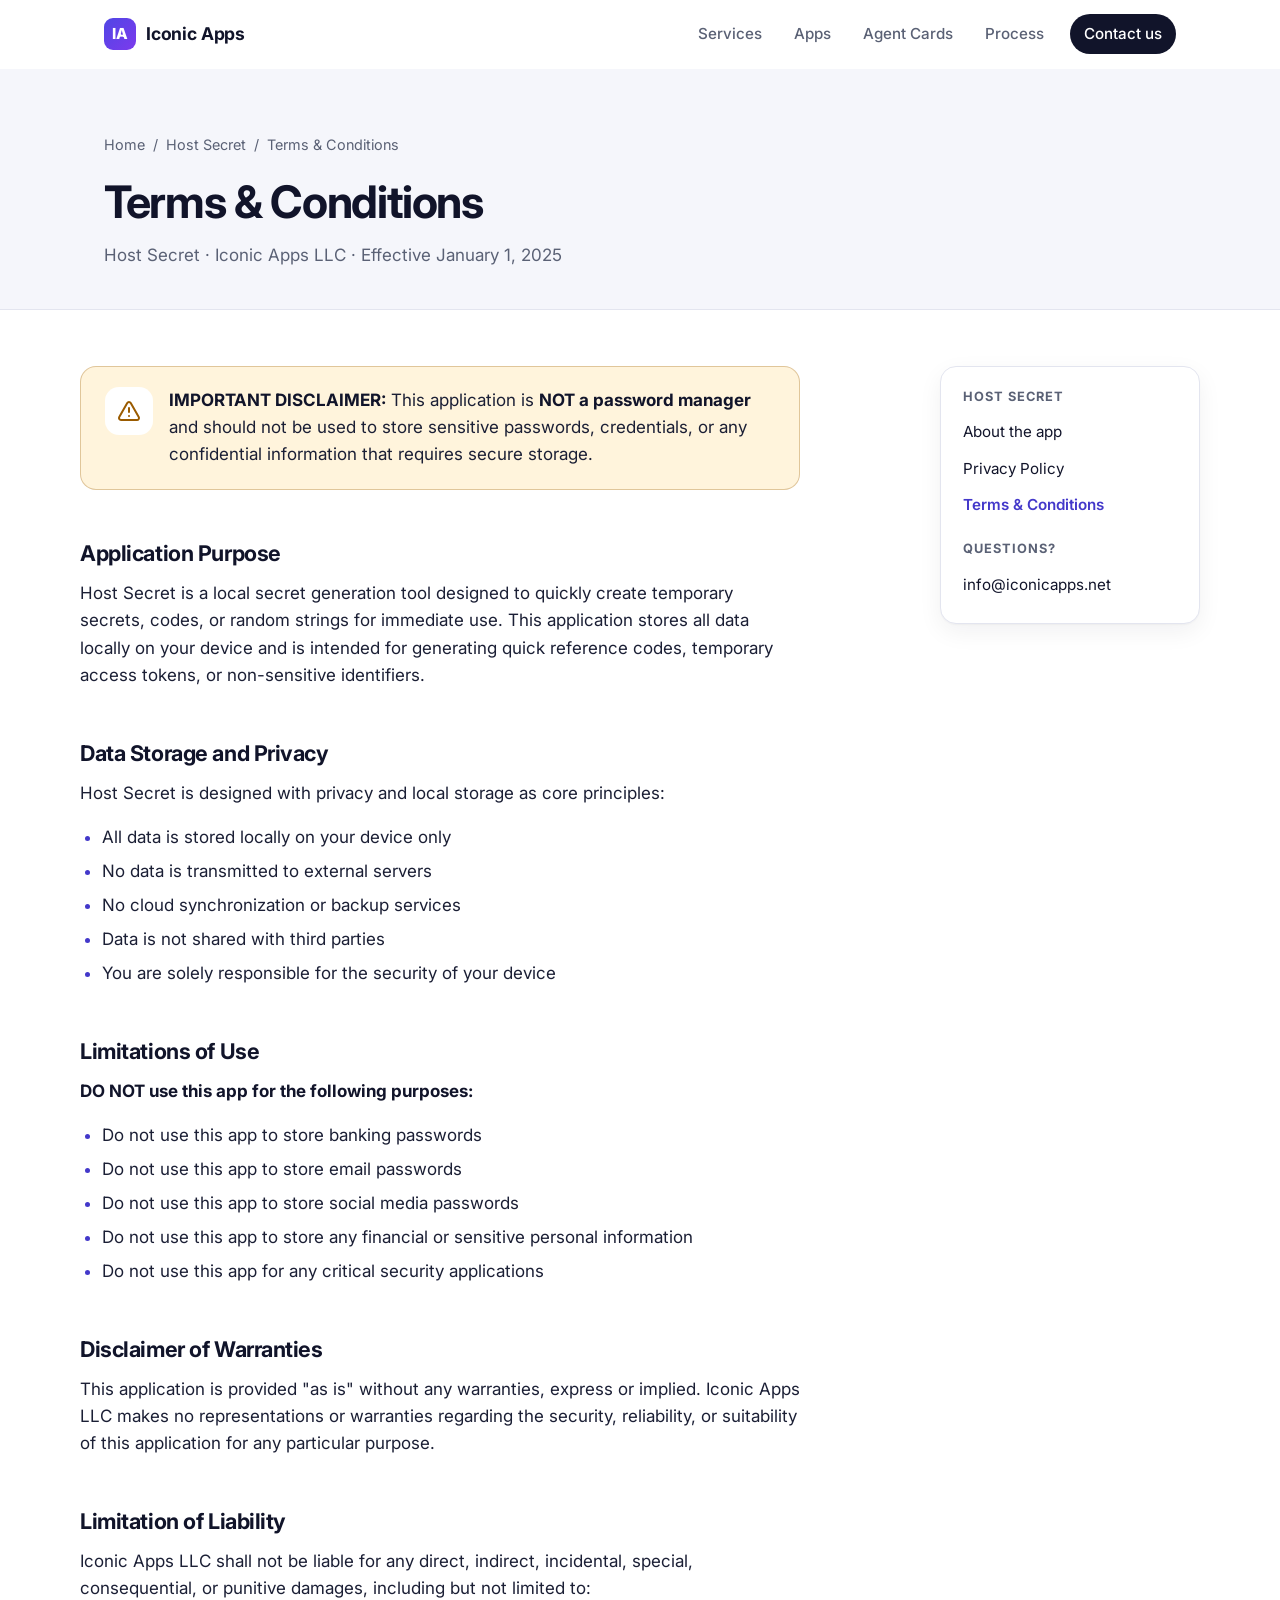
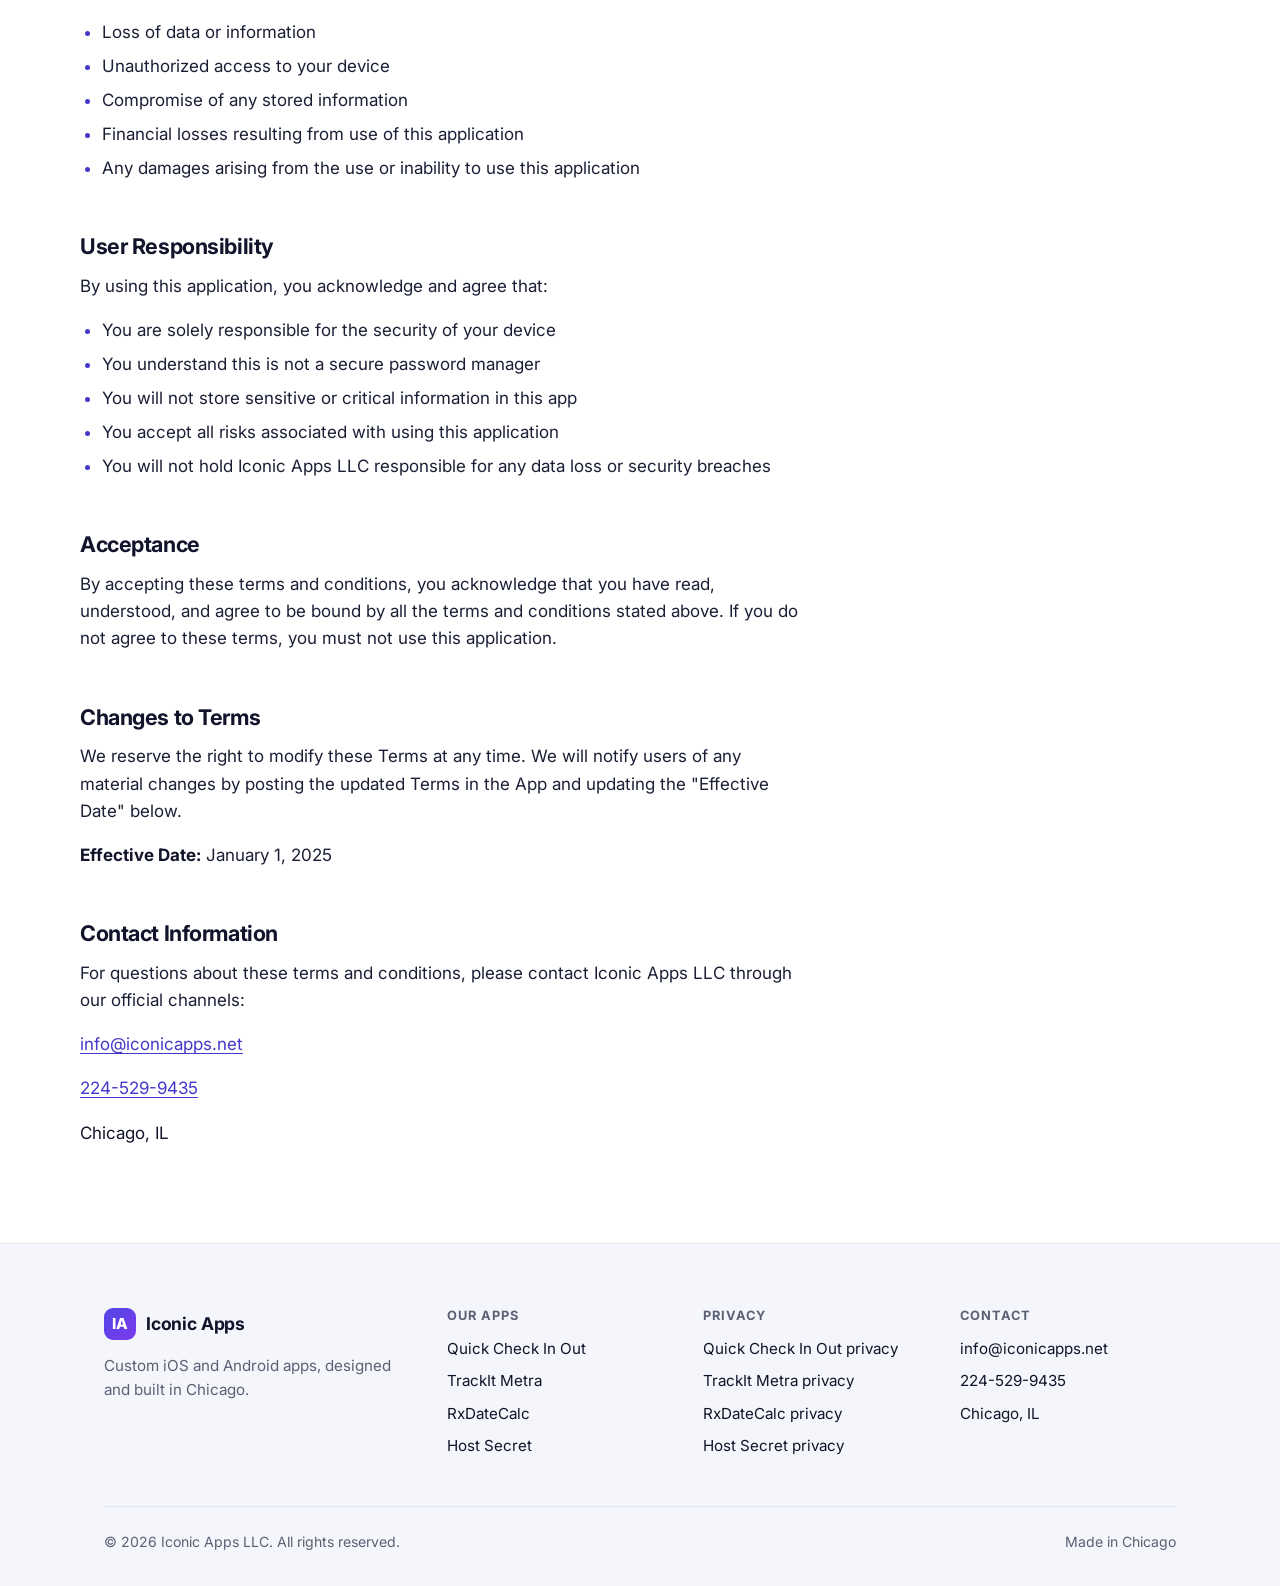
<file: hostsecret/terms-and-conditions.html>
<!DOCTYPE html>
<html lang="en">
<head>
  <meta charset="UTF-8">
  <meta name="viewport" content="width=device-width, initial-scale=1">
  <title>Terms &amp; Conditions | Host Secret | Iconic Apps</title>
  <meta name="description" content="Terms and conditions for using the Host Secret app.">
  <link rel="canonical" href="https://iconicapps.net/hostsecret/terms-and-conditions.html">
  <meta property="og:type" content="website">
  <meta property="og:site_name" content="Iconic Apps">
  <meta property="og:title" content="Terms &amp; Conditions | Host Secret | Iconic Apps">
  <meta property="og:description" content="Terms and conditions for using the Host Secret app.">
  <meta property="og:url" content="https://iconicapps.net/hostsecret/terms-and-conditions.html">
  <meta name="theme-color" content="#5046e5">
  <link rel="icon" href="../img/favicon.ico" sizes="any">
  <link rel="icon" type="image/png" sizes="32x32" href="../img/favicon-32x32.png">
  <link rel="apple-touch-icon" href="../img/apple-touch-icon.png">
  <link rel="preconnect" href="https://fonts.googleapis.com">
  <link rel="preconnect" href="https://fonts.gstatic.com" crossorigin>
  <link rel="stylesheet" href="https://fonts.googleapis.com/css2?family=Inter:wght@400;500;600;700;800&display=swap">
  <link rel="stylesheet" href="../css/site.css">
</head>
<body>
  <a class="skip-link" href="#main">Skip to content</a>
  <header class="site-header">
    <div class="container nav">
      <a class="brand" href="../index.html" aria-label="Iconic Apps home">
        <span class="brand-mark" aria-hidden="true">IA</span>
        <span>Iconic Apps</span>
      </a>
      <button class="nav-toggle" type="button" aria-expanded="false" aria-controls="nav-links" aria-label="Menu">
        <svg viewBox="0 0 24 24" fill="none" stroke="currentColor" stroke-width="2" stroke-linecap="round" stroke-linejoin="round" aria-hidden="true"><path d="M4 6h16M4 12h16M4 18h16"/></svg>
      </button>
      <ul class="nav-links" id="nav-links">
        <li><a href="../index.html#services">Services</a></li>
        <li><a href="../index.html#apps">Apps</a></li>
        <li><a href="../agent-cards/index.html">Agent Cards</a></li>
        <li><a href="../index.html#process">Process</a></li>
        <li class="nav-cta"><a href="../index.html#contact">Contact us</a></li>
      </ul>
    </div>
  </header>

  <main id="main">
    <section class="doc-head">
      <div class="container">
        <nav class="breadcrumb" aria-label="Breadcrumb">
          <a href="../index.html">Home</a><span aria-hidden="true">/</span>
          <a href="index.html">Host Secret</a><span aria-hidden="true">/</span>
          <span>Terms &amp; Conditions</span>
        </nav>
        <h1>Terms &amp; Conditions</h1>
        <p class="meta">Host Secret · Iconic Apps LLC · Effective January 1, 2025</p>
      </div>
    </section>

    <div class="container doc-layout">
      <article class="prose">
        <div class="callout callout-warn"><span class="icon-badge"><svg viewBox="0 0 24 24" fill="none" stroke="currentColor" stroke-width="2" stroke-linecap="round" stroke-linejoin="round" aria-hidden="true"><path d="m21.73 18-8-14a2 2 0 0 0-3.48 0l-8 14A2 2 0 0 0 4 21h16a2 2 0 0 0 1.73-3"/><path d="M12 9v4M12 17h.01"/></svg></span><p><strong>IMPORTANT DISCLAIMER:</strong> This application is <strong>NOT a password manager</strong> and should not be used to store sensitive passwords, credentials, or any confidential information that requires secure storage.</p></div>
        <h2>Application Purpose</h2>
        <p>Host Secret is a local secret generation tool designed to quickly create temporary secrets, codes, or random strings for immediate use. This application stores all data locally on your device and is intended for generating quick reference codes, temporary access tokens, or non-sensitive identifiers.</p>
        <h2>Data Storage and Privacy</h2>
        <p>Host Secret is designed with privacy and local storage as core principles:</p>
        <ul>
        <li>All data is stored locally on your device only</li>
        <li>No data is transmitted to external servers</li>
        <li>No cloud synchronization or backup services</li>
        <li>Data is not shared with third parties</li>
        <li>You are solely responsible for the security of your device</li>
        </ul>
        <h2>Limitations of Use</h2>
        <p><strong>DO NOT use this app for the following purposes:</strong></p>
        <ul>
        <li>Do not use this app to store banking passwords</li>
        <li>Do not use this app to store email passwords</li>
        <li>Do not use this app to store social media passwords</li>
        <li>Do not use this app to store any financial or sensitive personal information</li>
        <li>Do not use this app for any critical security applications</li>
        </ul>
        <h2>Disclaimer of Warranties</h2>
        <p>This application is provided "as is" without any warranties, express or implied. Iconic Apps LLC makes no representations or warranties regarding the security, reliability, or suitability of this application for any particular purpose.</p>
        <h2>Limitation of Liability</h2>
        <p>Iconic Apps LLC shall not be liable for any direct, indirect, incidental, special, consequential, or punitive damages, including but not limited to:</p>
        <ul>
        <li>Loss of data or information</li>
        <li>Unauthorized access to your device</li>
        <li>Compromise of any stored information</li>
        <li>Financial losses resulting from use of this application</li>
        <li>Any damages arising from the use or inability to use this application</li>
        </ul>
        <h2>User Responsibility</h2>
        <p>By using this application, you acknowledge and agree that:</p>
        <ul>
        <li>You are solely responsible for the security of your device</li>
        <li>You understand this is not a secure password manager</li>
        <li>You will not store sensitive or critical information in this app</li>
        <li>You accept all risks associated with using this application</li>
        <li>You will not hold Iconic Apps LLC responsible for any data loss or security breaches</li>
        </ul>
        <h2>Acceptance</h2>
        <p>By accepting these terms and conditions, you acknowledge that you have read, understood, and agree to be bound by all the terms and conditions stated above. If you do not agree to these terms, you must not use this application.</p>
        <h2>Changes to Terms</h2>
        <p>We reserve the right to modify these Terms at any time. We will notify users of any material changes by posting the updated Terms in the App and updating the "Effective Date" below.</p>
        <p><strong>Effective Date:</strong> January 1, 2025</p>
        <h2>Contact Information</h2>
        <p>For questions about these terms and conditions, please contact Iconic Apps LLC through our official channels:</p>
        <p><a href="mailto:info@iconicapps.net">info@iconicapps.net</a></p>
        <p><a href="tel:2245299435">224-529-9435</a></p>
        <div class="contact-item mb-4">
        <i class="fas fa-map-marker-alt mr-2"></i>
        <span>Chicago, IL</span>
        </div>
      </article>
      <aside class="doc-aside">
        <div class="card">
          <h2>Host Secret</h2>
          <ul>
            <li><a href="index.html">About the app</a></li>
            <li><a href="privacy-policy.html">Privacy Policy</a></li>
            <li><a href="terms-and-conditions.html" aria-current="page">Terms &amp; Conditions</a></li>
          </ul>
          <h2>Questions?</h2>
          <ul>
            <li><a href="mailto:info@iconicapps.net">info@iconicapps.net</a></li>
          </ul>
        </div>
      </aside>
    </div>
  </main>

  <footer class="site-footer">
    <div class="container">
      <div class="footer-grid">
        <div class="footer-brand">
          <a class="brand" href="../index.html">
            <span class="brand-mark" aria-hidden="true">IA</span>
            <span>Iconic Apps</span>
          </a>
          <p>Custom iOS and Android apps, designed and built in Chicago.</p>
        </div>
        <div>
          <h2>Our apps</h2>
          <ul>
          <li><a href="../quick-check-in-out/index.html">Quick Check In Out</a></li>
          <li><a href="../trackit-metra/index.html">TrackIt Metra</a></li>
          <li><a href="../rxdatecalc/index.html">RxDateCalc</a></li>
          <li><a href="../hostsecret/index.html">Host Secret</a></li>
          </ul>
        </div>
        <div>
          <h2>Privacy</h2>
          <ul>
          <li><a href="../quick-check-in-out/privacy-policy.html">Quick Check In Out privacy</a></li>
          <li><a href="../trackit-metra/privacy-policy.html">TrackIt Metra privacy</a></li>
          <li><a href="../rxdatecalc/privacy-policy.html">RxDateCalc privacy</a></li>
          <li><a href="../hostsecret/privacy-policy.html">Host Secret privacy</a></li>
          </ul>
        </div>
        <div>
          <h2>Contact</h2>
          <ul>
            <li><a href="mailto:info@iconicapps.net">info@iconicapps.net</a></li>
            <li><a href="tel:+12245299435">224-529-9435</a></li>
            <li>Chicago, IL</li>
          </ul>
        </div>
      </div>
      <div class="footer-bottom">
        <span>&copy; <span data-year>2026</span> Iconic Apps LLC. All rights reserved.</span>
        <span>Made in Chicago</span>
      </div>
    </div>
  </footer>

  <script src="../js/site.js"></script>
</body>
</html>
</file>
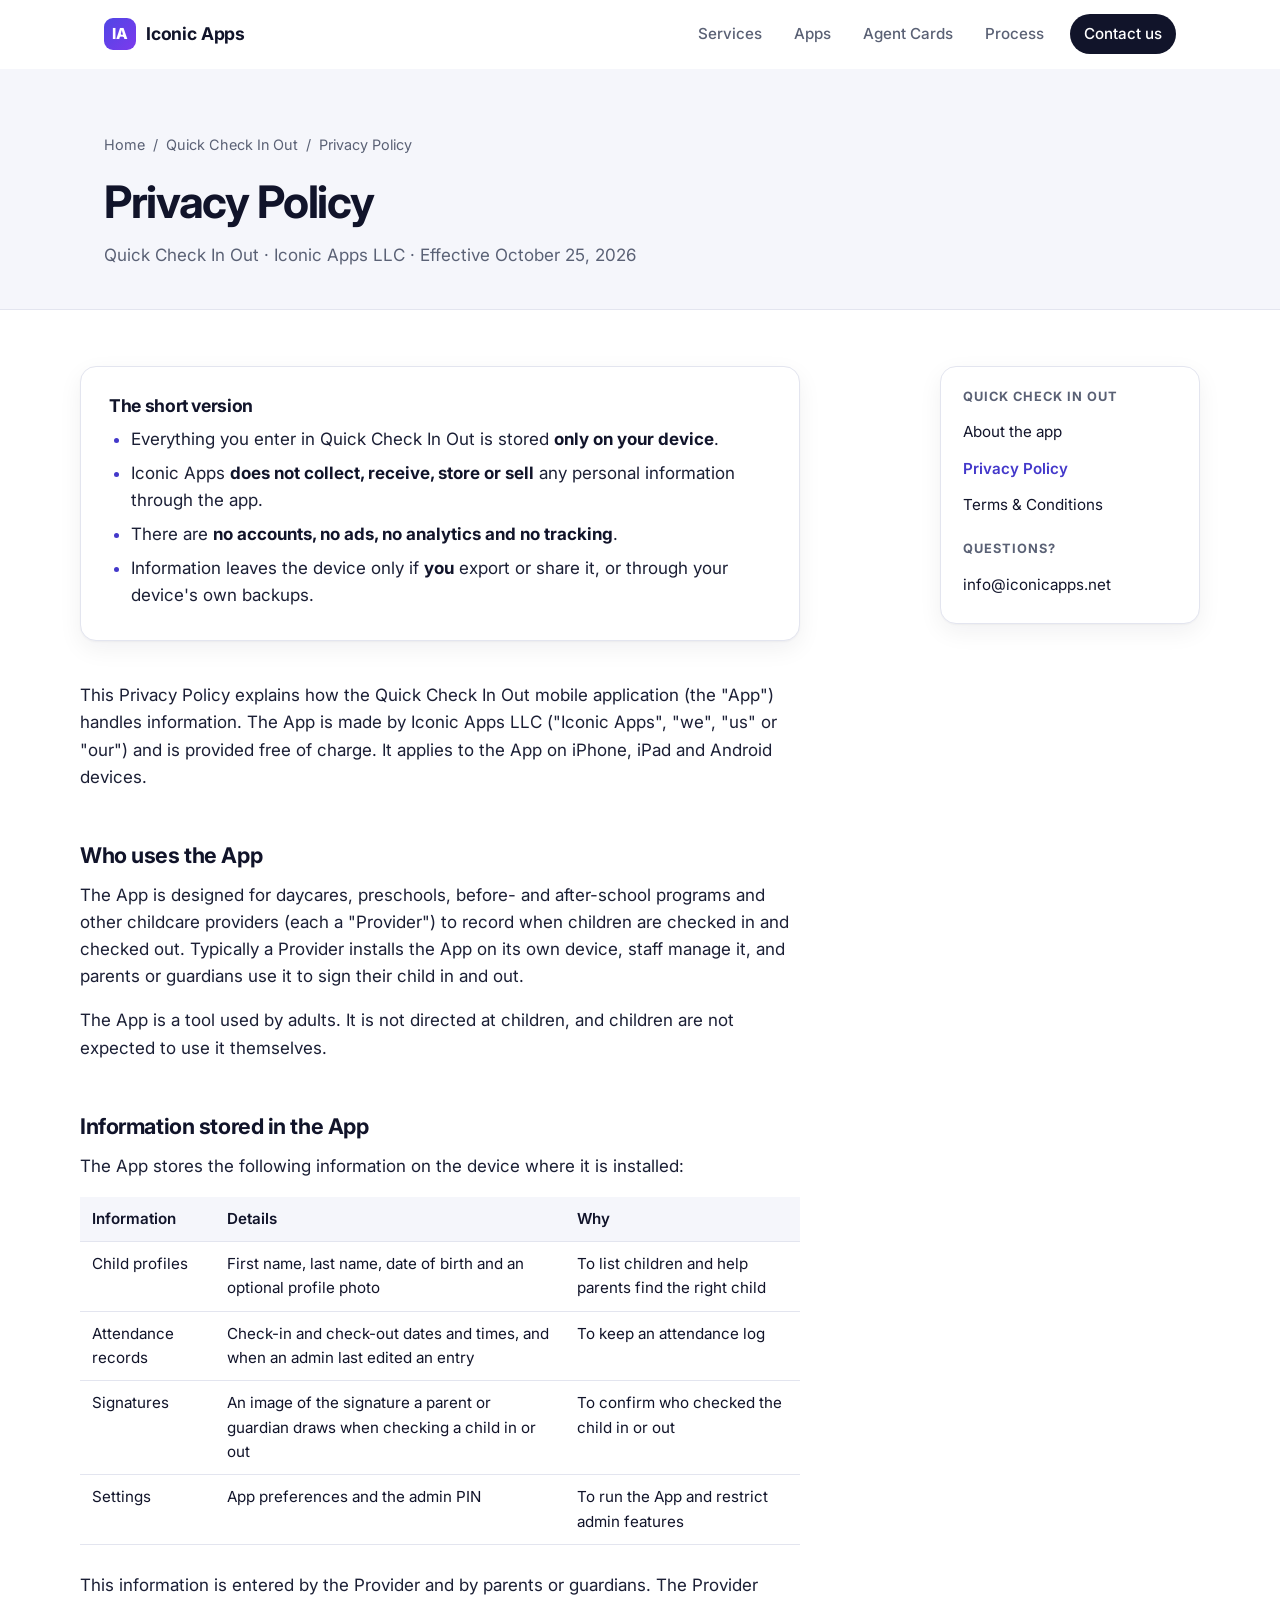
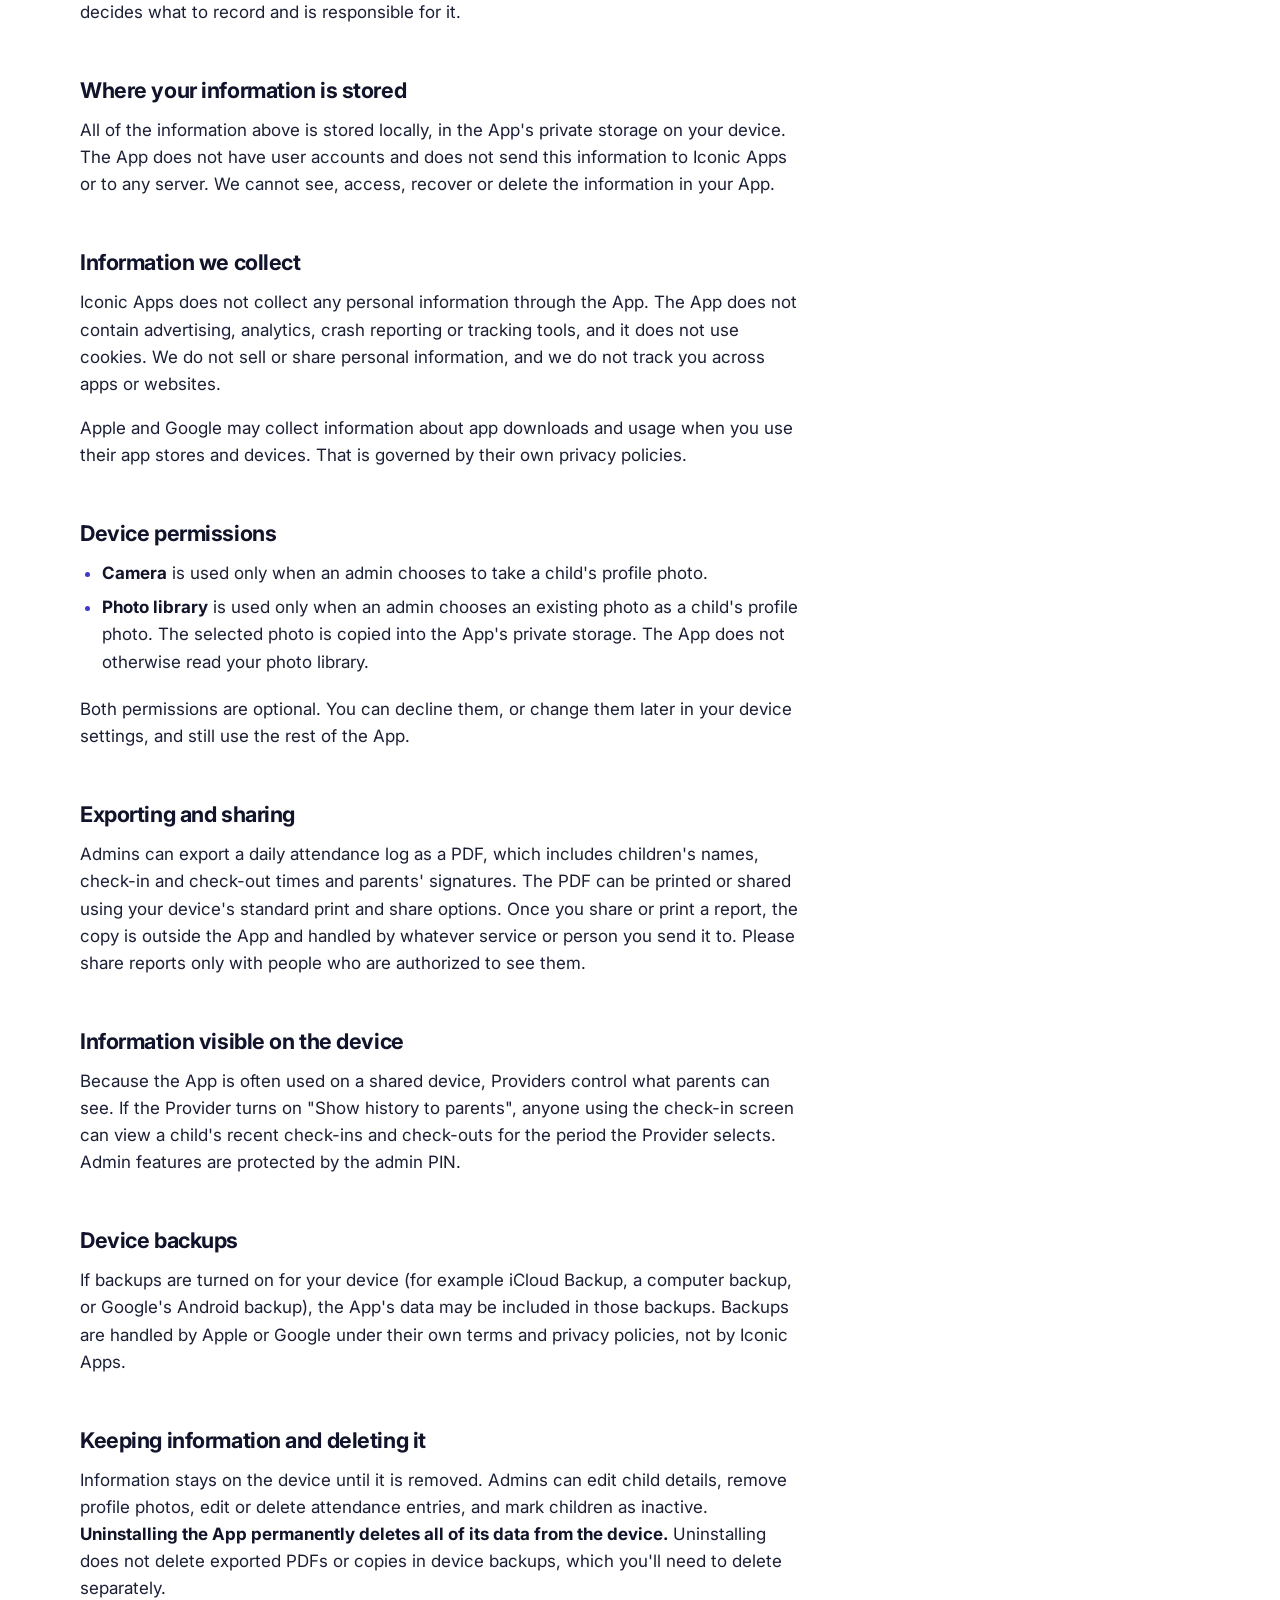
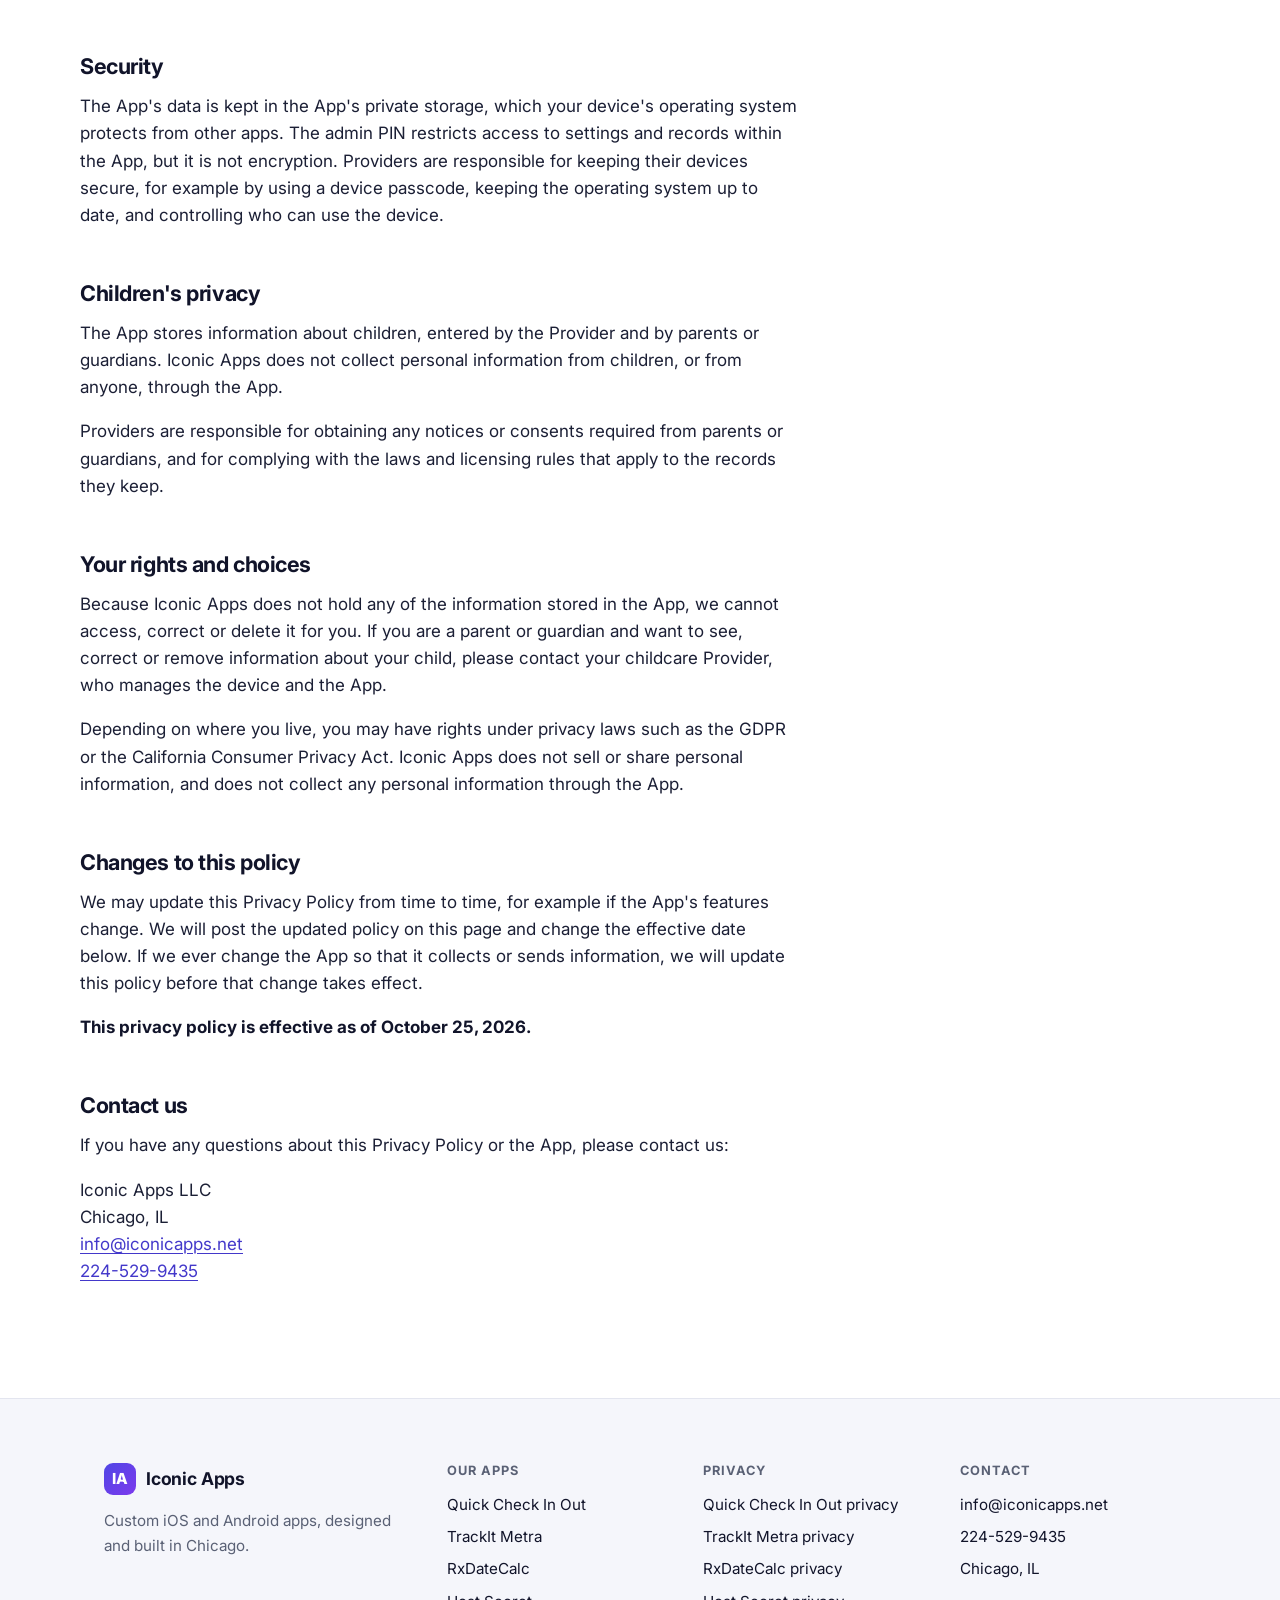
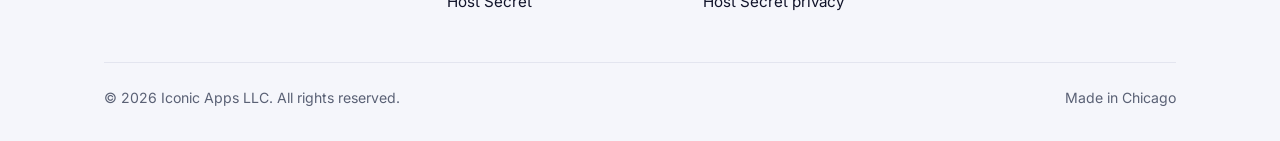
<file: quick-check-in-out/privacy-policy.html>
<!DOCTYPE html>
<html lang="en">
<head>
  <meta charset="UTF-8">
  <meta name="viewport" content="width=device-width, initial-scale=1">
  <title>Privacy Policy | Quick Check In Out | Iconic Apps</title>
  <meta name="description" content="How the Quick Check In Out app handles your information.">
  <link rel="canonical" href="https://iconicapps.net/quick-check-in-out/privacy-policy.html">
  <meta property="og:type" content="website">
  <meta property="og:site_name" content="Iconic Apps">
  <meta property="og:title" content="Privacy Policy | Quick Check In Out | Iconic Apps">
  <meta property="og:description" content="How the Quick Check In Out app handles your information.">
  <meta property="og:url" content="https://iconicapps.net/quick-check-in-out/privacy-policy.html">
  <meta name="theme-color" content="#5046e5">
  <link rel="icon" href="../img/favicon.ico" sizes="any">
  <link rel="icon" type="image/png" sizes="32x32" href="../img/favicon-32x32.png">
  <link rel="apple-touch-icon" href="../img/apple-touch-icon.png">
  <link rel="preconnect" href="https://fonts.googleapis.com">
  <link rel="preconnect" href="https://fonts.gstatic.com" crossorigin>
  <link rel="stylesheet" href="https://fonts.googleapis.com/css2?family=Inter:wght@400;500;600;700;800&display=swap">
  <link rel="stylesheet" href="../css/site.css">
</head>
<body>
  <a class="skip-link" href="#main">Skip to content</a>
  <header class="site-header">
    <div class="container nav">
      <a class="brand" href="../index.html" aria-label="Iconic Apps home">
        <span class="brand-mark" aria-hidden="true">IA</span>
        <span>Iconic Apps</span>
      </a>
      <button class="nav-toggle" type="button" aria-expanded="false" aria-controls="nav-links" aria-label="Menu">
        <svg viewBox="0 0 24 24" fill="none" stroke="currentColor" stroke-width="2" stroke-linecap="round" stroke-linejoin="round" aria-hidden="true"><path d="M4 6h16M4 12h16M4 18h16"/></svg>
      </button>
      <ul class="nav-links" id="nav-links">
        <li><a href="../index.html#services">Services</a></li>
        <li><a href="../index.html#apps">Apps</a></li>
        <li><a href="../agent-cards/index.html">Agent Cards</a></li>
        <li><a href="../index.html#process">Process</a></li>
        <li class="nav-cta"><a href="../index.html#contact">Contact us</a></li>
      </ul>
    </div>
  </header>

  <main id="main">
    <section class="doc-head">
      <div class="container">
        <nav class="breadcrumb" aria-label="Breadcrumb">
          <a href="../index.html">Home</a><span aria-hidden="true">/</span>
          <a href="index.html">Quick Check In Out</a><span aria-hidden="true">/</span>
          <span>Privacy Policy</span>
        </nav>
        <h1>Privacy Policy</h1>
        <p class="meta">Quick Check In Out · Iconic Apps LLC · Effective October 25, 2026</p>
      </div>
    </section>

    <div class="container doc-layout">
      <article class="prose">
        <div class="summary">
          <h2>The short version</h2>
          <ul>
            <li>Everything you enter in Quick Check In Out is stored <strong>only on your device</strong>.</li>
            <li>Iconic Apps <strong>does not collect, receive, store or sell</strong> any personal information through the app.</li>
            <li>There are <strong>no accounts, no ads, no analytics and no tracking</strong>.</li>
            <li>Information leaves the device only if <strong>you</strong> export or share it, or through your device's own backups.</li>
          </ul>
        </div>

        <p>This Privacy Policy explains how the Quick Check In Out mobile application (the "App") handles information. The App is made by Iconic Apps LLC ("Iconic Apps", "we", "us" or "our") and is provided free of charge. It applies to the App on iPhone, iPad and Android devices.</p>

        <h2>Who uses the App</h2>
        <p>The App is designed for daycares, preschools, before- and after-school programs and other childcare providers (each a "Provider") to record when children are checked in and checked out. Typically a Provider installs the App on its own device, staff manage it, and parents or guardians use it to sign their child in and out.</p>
        <p>The App is a tool used by adults. It is not directed at children, and children are not expected to use it themselves.</p>

        <h2>Information stored in the App</h2>
        <p>The App stores the following information on the device where it is installed:</p>
        <div class="table-wrap">
          <table>
            <thead>
              <tr><th scope="col">Information</th><th scope="col">Details</th><th scope="col">Why</th></tr>
            </thead>
            <tbody>
              <tr><td>Child profiles</td><td>First name, last name, date of birth and an optional profile photo</td><td>To list children and help parents find the right child</td></tr>
              <tr><td>Attendance records</td><td>Check-in and check-out dates and times, and when an admin last edited an entry</td><td>To keep an attendance log</td></tr>
              <tr><td>Signatures</td><td>An image of the signature a parent or guardian draws when checking a child in or out</td><td>To confirm who checked the child in or out</td></tr>
              <tr><td>Settings</td><td>App preferences and the admin PIN</td><td>To run the App and restrict admin features</td></tr>
            </tbody>
          </table>
        </div>
        <p>This information is entered by the Provider and by parents or guardians. The Provider decides what to record and is responsible for it.</p>

        <h2>Where your information is stored</h2>
        <p>All of the information above is stored locally, in the App's private storage on your device. The App does not have user accounts and does not send this information to Iconic Apps or to any server. We cannot see, access, recover or delete the information in your App.</p>

        <h2>Information we collect</h2>
        <p>Iconic Apps does not collect any personal information through the App. The App does not contain advertising, analytics, crash reporting or tracking tools, and it does not use cookies. We do not sell or share personal information, and we do not track you across apps or websites.</p>
        <p>Apple and Google may collect information about app downloads and usage when you use their app stores and devices. That is governed by their own privacy policies.</p>

        <h2>Device permissions</h2>
        <ul>
          <li><strong>Camera</strong> is used only when an admin chooses to take a child's profile photo.</li>
          <li><strong>Photo library</strong> is used only when an admin chooses an existing photo as a child's profile photo. The selected photo is copied into the App's private storage. The App does not otherwise read your photo library.</li>
        </ul>
        <p>Both permissions are optional. You can decline them, or change them later in your device settings, and still use the rest of the App.</p>

        <h2>Exporting and sharing</h2>
        <p>Admins can export a daily attendance log as a PDF, which includes children's names, check-in and check-out times and parents' signatures. The PDF can be printed or shared using your device's standard print and share options. Once you share or print a report, the copy is outside the App and handled by whatever service or person you send it to. Please share reports only with people who are authorized to see them.</p>

        <h2>Information visible on the device</h2>
        <p>Because the App is often used on a shared device, Providers control what parents can see. If the Provider turns on "Show history to parents", anyone using the check-in screen can view a child's recent check-ins and check-outs for the period the Provider selects. Admin features are protected by the admin PIN.</p>

        <h2>Device backups</h2>
        <p>If backups are turned on for your device (for example iCloud Backup, a computer backup, or Google's Android backup), the App's data may be included in those backups. Backups are handled by Apple or Google under their own terms and privacy policies, not by Iconic Apps.</p>

        <h2>Keeping information and deleting it</h2>
        <p>Information stays on the device until it is removed. Admins can edit child details, remove profile photos, edit or delete attendance entries, and mark children as inactive. <strong>Uninstalling the App permanently deletes all of its data from the device.</strong> Uninstalling does not delete exported PDFs or copies in device backups, which you'll need to delete separately.</p>

        <h2>Security</h2>
        <p>The App's data is kept in the App's private storage, which your device's operating system protects from other apps. The admin PIN restricts access to settings and records within the App, but it is not encryption. Providers are responsible for keeping their devices secure, for example by using a device passcode, keeping the operating system up to date, and controlling who can use the device.</p>

        <h2>Children's privacy</h2>
        <p>The App stores information about children, entered by the Provider and by parents or guardians. Iconic Apps does not collect personal information from children, or from anyone, through the App.</p>
        <p>Providers are responsible for obtaining any notices or consents required from parents or guardians, and for complying with the laws and licensing rules that apply to the records they keep.</p>

        <h2>Your rights and choices</h2>
        <p>Because Iconic Apps does not hold any of the information stored in the App, we cannot access, correct or delete it for you. If you are a parent or guardian and want to see, correct or remove information about your child, please contact your childcare Provider, who manages the device and the App.</p>
        <p>Depending on where you live, you may have rights under privacy laws such as the GDPR or the California Consumer Privacy Act. Iconic Apps does not sell or share personal information, and does not collect any personal information through the App.</p>

        <h2>Changes to this policy</h2>
        <p>We may update this Privacy Policy from time to time, for example if the App's features change. We will post the updated policy on this page and change the effective date below. If we ever change the App so that it collects or sends information, we will update this policy before that change takes effect.</p>
        <p><strong>This privacy policy is effective as of October 25, 2026.</strong></p>

        <h2>Contact us</h2>
        <p>If you have any questions about this Privacy Policy or the App, please contact us:</p>
        <p>Iconic Apps LLC<br>Chicago, IL<br><a href="mailto:info@iconicapps.net">info@iconicapps.net</a><br><a href="tel:+12245299435">224-529-9435</a></p>
      </article>
      <aside class="doc-aside">
        <div class="card">
          <h2>Quick Check In Out</h2>
          <ul>
            <li><a href="index.html">About the app</a></li>
            <li><a href="privacy-policy.html" aria-current="page">Privacy Policy</a></li>
            <li><a href="terms-and-conditions.html">Terms &amp; Conditions</a></li>
          </ul>
          <h2>Questions?</h2>
          <ul>
            <li><a href="mailto:info@iconicapps.net">info@iconicapps.net</a></li>
          </ul>
        </div>
      </aside>
    </div>
  </main>

  <footer class="site-footer">
    <div class="container">
      <div class="footer-grid">
        <div class="footer-brand">
          <a class="brand" href="../index.html">
            <span class="brand-mark" aria-hidden="true">IA</span>
            <span>Iconic Apps</span>
          </a>
          <p>Custom iOS and Android apps, designed and built in Chicago.</p>
        </div>
        <div>
          <h2>Our apps</h2>
          <ul>
          <li><a href="../quick-check-in-out/index.html">Quick Check In Out</a></li>
          <li><a href="../trackit-metra/index.html">TrackIt Metra</a></li>
          <li><a href="../rxdatecalc/index.html">RxDateCalc</a></li>
          <li><a href="../hostsecret/index.html">Host Secret</a></li>
          </ul>
        </div>
        <div>
          <h2>Privacy</h2>
          <ul>
          <li><a href="../quick-check-in-out/privacy-policy.html">Quick Check In Out privacy</a></li>
          <li><a href="../trackit-metra/privacy-policy.html">TrackIt Metra privacy</a></li>
          <li><a href="../rxdatecalc/privacy-policy.html">RxDateCalc privacy</a></li>
          <li><a href="../hostsecret/privacy-policy.html">Host Secret privacy</a></li>
          </ul>
        </div>
        <div>
          <h2>Contact</h2>
          <ul>
            <li><a href="mailto:info@iconicapps.net">info@iconicapps.net</a></li>
            <li><a href="tel:+12245299435">224-529-9435</a></li>
            <li>Chicago, IL</li>
          </ul>
        </div>
      </div>
      <div class="footer-bottom">
        <span>&copy; <span data-year>2026</span> Iconic Apps LLC. All rights reserved.</span>
        <span>Made in Chicago</span>
      </div>
    </div>
  </footer>

  <script src="../js/site.js"></script>
</body>
</html>
</file>
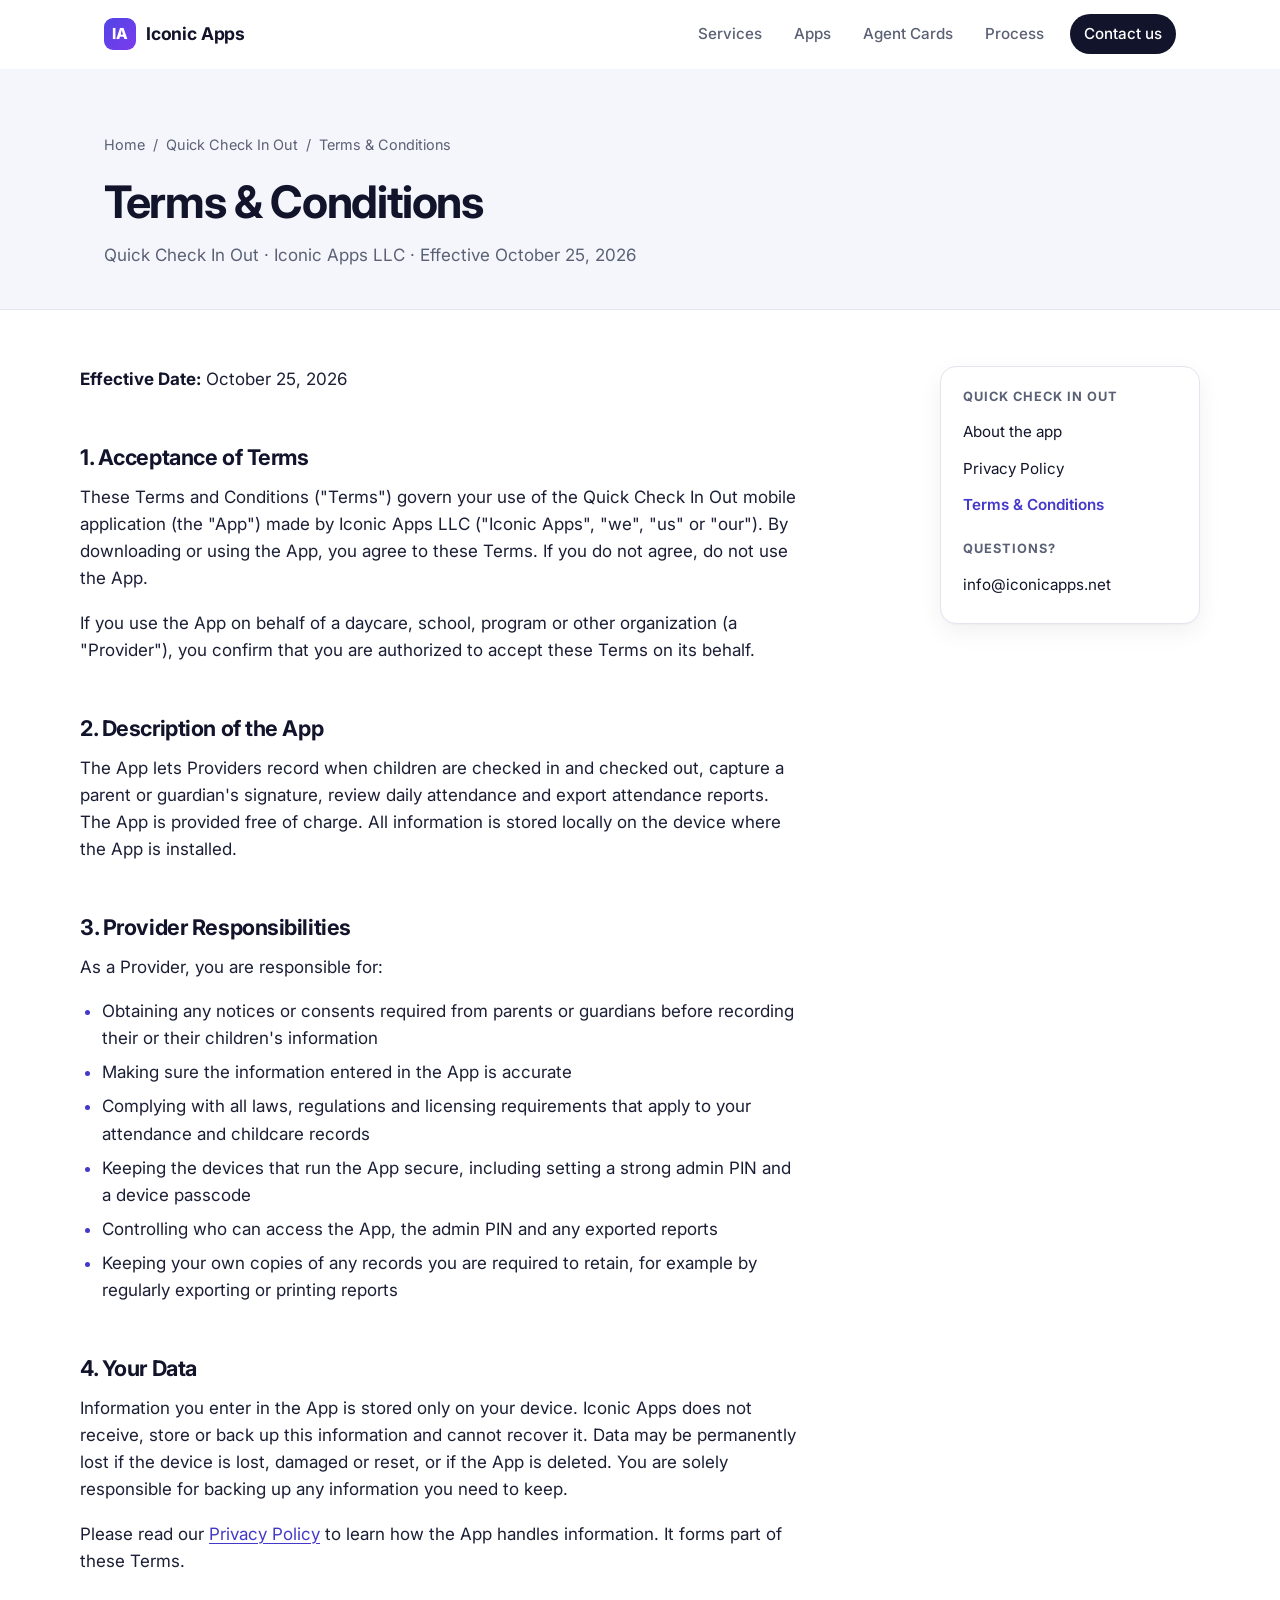
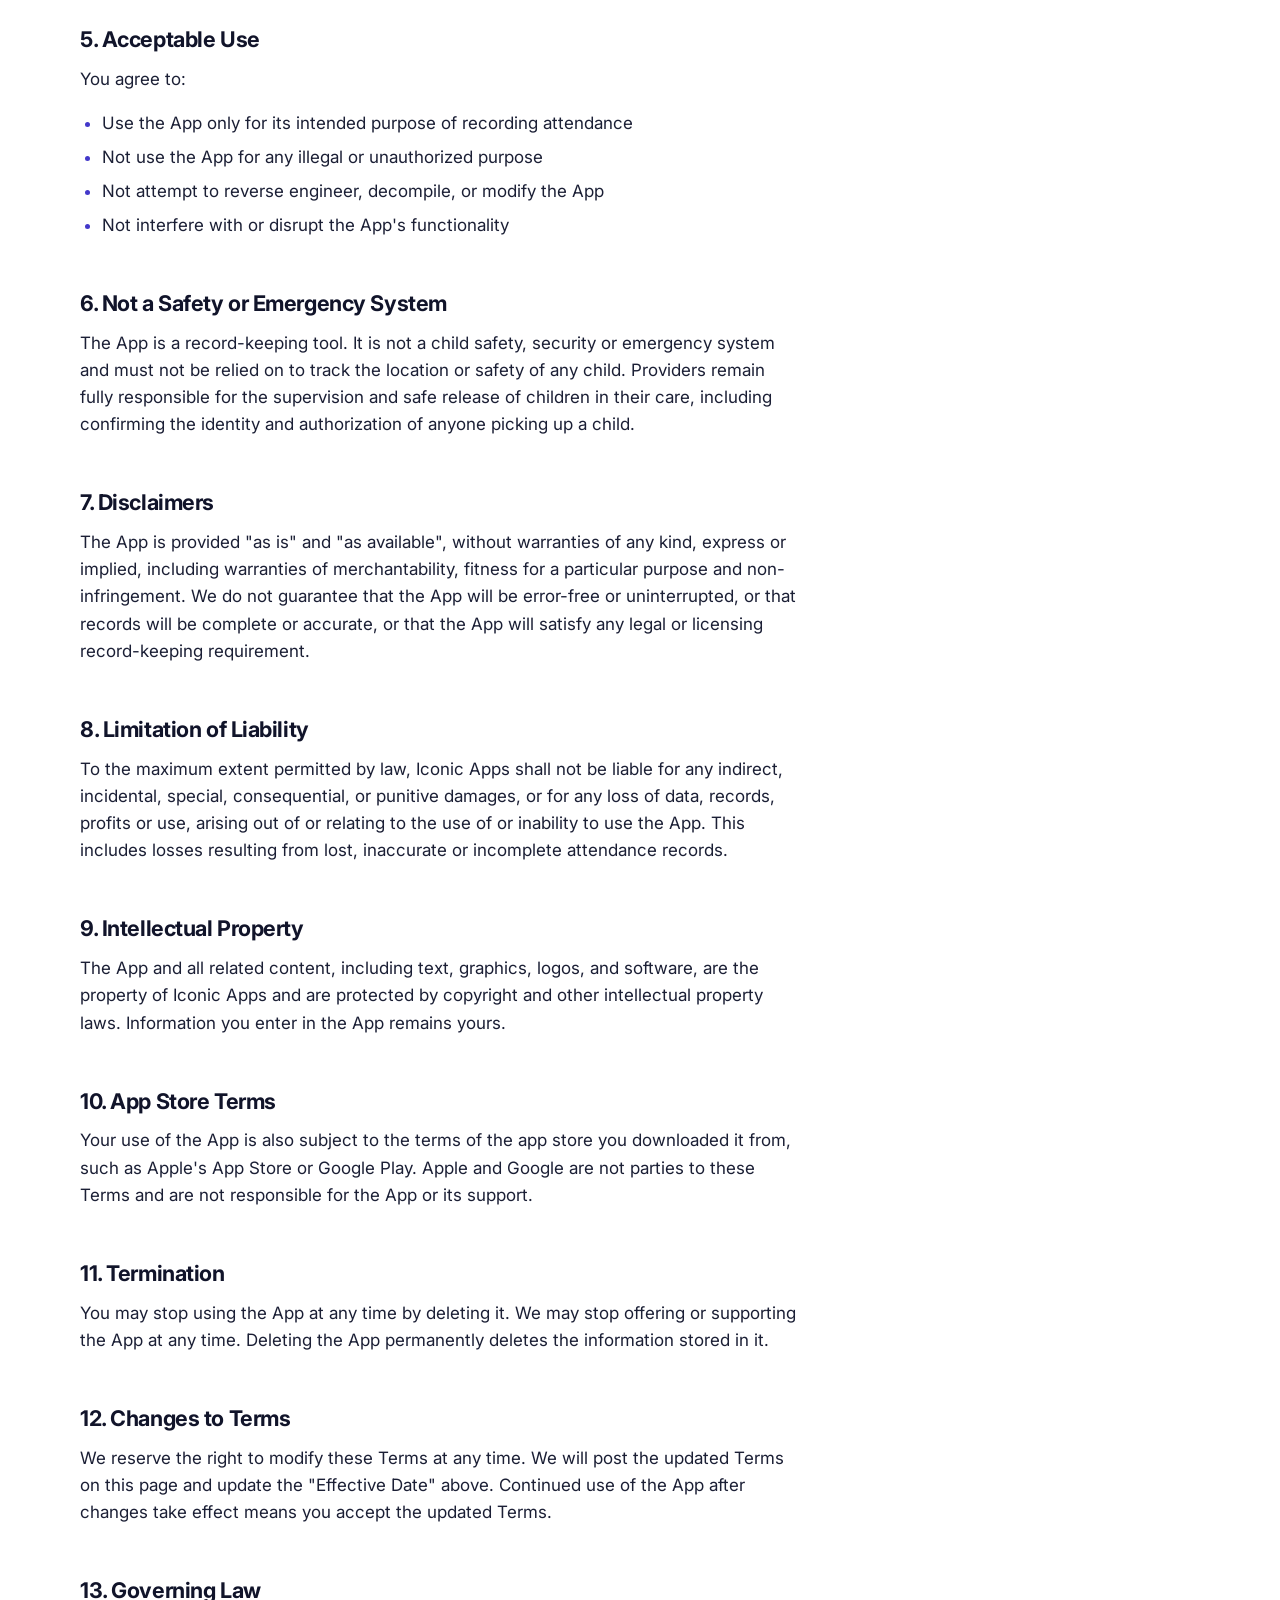
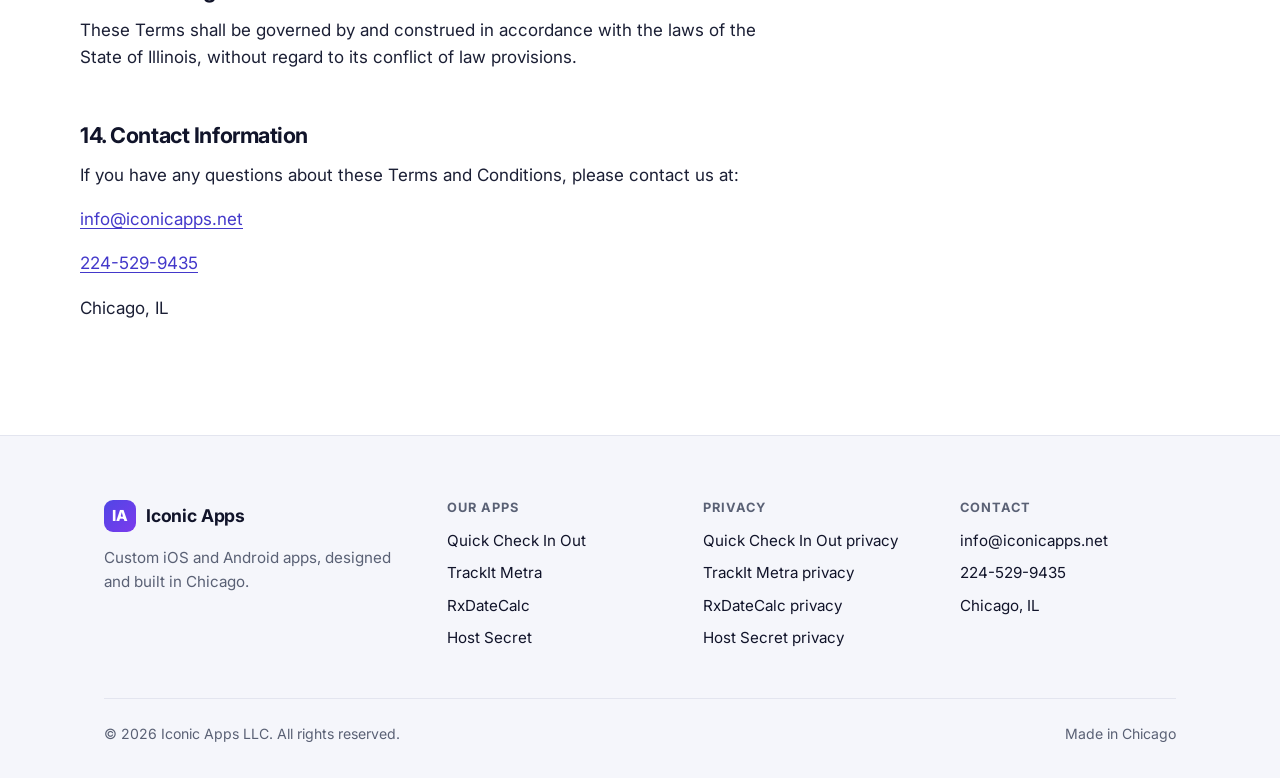
<file: quick-check-in-out/terms-and-conditions.html>
<!DOCTYPE html>
<html lang="en">
<head>
  <meta charset="UTF-8">
  <meta name="viewport" content="width=device-width, initial-scale=1">
  <title>Terms &amp; Conditions | Quick Check In Out | Iconic Apps</title>
  <meta name="description" content="Terms and conditions for using the Quick Check In Out app.">
  <link rel="canonical" href="https://iconicapps.net/quick-check-in-out/terms-and-conditions.html">
  <meta property="og:type" content="website">
  <meta property="og:site_name" content="Iconic Apps">
  <meta property="og:title" content="Terms &amp; Conditions | Quick Check In Out | Iconic Apps">
  <meta property="og:description" content="Terms and conditions for using the Quick Check In Out app.">
  <meta property="og:url" content="https://iconicapps.net/quick-check-in-out/terms-and-conditions.html">
  <meta name="theme-color" content="#5046e5">
  <link rel="icon" href="../img/favicon.ico" sizes="any">
  <link rel="icon" type="image/png" sizes="32x32" href="../img/favicon-32x32.png">
  <link rel="apple-touch-icon" href="../img/apple-touch-icon.png">
  <link rel="preconnect" href="https://fonts.googleapis.com">
  <link rel="preconnect" href="https://fonts.gstatic.com" crossorigin>
  <link rel="stylesheet" href="https://fonts.googleapis.com/css2?family=Inter:wght@400;500;600;700;800&display=swap">
  <link rel="stylesheet" href="../css/site.css">
</head>
<body>
  <a class="skip-link" href="#main">Skip to content</a>
  <header class="site-header">
    <div class="container nav">
      <a class="brand" href="../index.html" aria-label="Iconic Apps home">
        <span class="brand-mark" aria-hidden="true">IA</span>
        <span>Iconic Apps</span>
      </a>
      <button class="nav-toggle" type="button" aria-expanded="false" aria-controls="nav-links" aria-label="Menu">
        <svg viewBox="0 0 24 24" fill="none" stroke="currentColor" stroke-width="2" stroke-linecap="round" stroke-linejoin="round" aria-hidden="true"><path d="M4 6h16M4 12h16M4 18h16"/></svg>
      </button>
      <ul class="nav-links" id="nav-links">
        <li><a href="../index.html#services">Services</a></li>
        <li><a href="../index.html#apps">Apps</a></li>
        <li><a href="../agent-cards/index.html">Agent Cards</a></li>
        <li><a href="../index.html#process">Process</a></li>
        <li class="nav-cta"><a href="../index.html#contact">Contact us</a></li>
      </ul>
    </div>
  </header>

  <main id="main">
    <section class="doc-head">
      <div class="container">
        <nav class="breadcrumb" aria-label="Breadcrumb">
          <a href="../index.html">Home</a><span aria-hidden="true">/</span>
          <a href="index.html">Quick Check In Out</a><span aria-hidden="true">/</span>
          <span>Terms &amp; Conditions</span>
        </nav>
        <h1>Terms &amp; Conditions</h1>
        <p class="meta">Quick Check In Out · Iconic Apps LLC · Effective October 25, 2026</p>
      </div>
    </section>

    <div class="container doc-layout">
      <article class="prose">
        <p><strong>Effective Date:</strong> October 25, 2026</p>

        <h2>1. Acceptance of Terms</h2>
        <p>These Terms and Conditions ("Terms") govern your use of the Quick Check In Out mobile application (the "App") made by Iconic Apps LLC ("Iconic Apps", "we", "us" or "our"). By downloading or using the App, you agree to these Terms. If you do not agree, do not use the App.</p>
        <p>If you use the App on behalf of a daycare, school, program or other organization (a "Provider"), you confirm that you are authorized to accept these Terms on its behalf.</p>

        <h2>2. Description of the App</h2>
        <p>The App lets Providers record when children are checked in and checked out, capture a parent or guardian's signature, review daily attendance and export attendance reports. The App is provided free of charge. All information is stored locally on the device where the App is installed.</p>

        <h2>3. Provider Responsibilities</h2>
        <p>As a Provider, you are responsible for:</p>
        <ul>
          <li>Obtaining any notices or consents required from parents or guardians before recording their or their children's information</li>
          <li>Making sure the information entered in the App is accurate</li>
          <li>Complying with all laws, regulations and licensing requirements that apply to your attendance and childcare records</li>
          <li>Keeping the devices that run the App secure, including setting a strong admin PIN and a device passcode</li>
          <li>Controlling who can access the App, the admin PIN and any exported reports</li>
          <li>Keeping your own copies of any records you are required to retain, for example by regularly exporting or printing reports</li>
        </ul>

        <h2>4. Your Data</h2>
        <p>Information you enter in the App is stored only on your device. Iconic Apps does not receive, store or back up this information and cannot recover it. Data may be permanently lost if the device is lost, damaged or reset, or if the App is deleted. You are solely responsible for backing up any information you need to keep.</p>
        <p>Please read our <a href="privacy-policy.html">Privacy Policy</a> to learn how the App handles information. It forms part of these Terms.</p>

        <h2>5. Acceptable Use</h2>
        <p>You agree to:</p>
        <ul>
          <li>Use the App only for its intended purpose of recording attendance</li>
          <li>Not use the App for any illegal or unauthorized purpose</li>
          <li>Not attempt to reverse engineer, decompile, or modify the App</li>
          <li>Not interfere with or disrupt the App's functionality</li>
        </ul>

        <h2>6. Not a Safety or Emergency System</h2>
        <p>The App is a record-keeping tool. It is not a child safety, security or emergency system and must not be relied on to track the location or safety of any child. Providers remain fully responsible for the supervision and safe release of children in their care, including confirming the identity and authorization of anyone picking up a child.</p>

        <h2>7. Disclaimers</h2>
        <p>The App is provided "as is" and "as available", without warranties of any kind, express or implied, including warranties of merchantability, fitness for a particular purpose and non-infringement. We do not guarantee that the App will be error-free or uninterrupted, or that records will be complete or accurate, or that the App will satisfy any legal or licensing record-keeping requirement.</p>

        <h2>8. Limitation of Liability</h2>
        <p>To the maximum extent permitted by law, Iconic Apps shall not be liable for any indirect, incidental, special, consequential, or punitive damages, or for any loss of data, records, profits or use, arising out of or relating to the use of or inability to use the App. This includes losses resulting from lost, inaccurate or incomplete attendance records.</p>

        <h2>9. Intellectual Property</h2>
        <p>The App and all related content, including text, graphics, logos, and software, are the property of Iconic Apps and are protected by copyright and other intellectual property laws. Information you enter in the App remains yours.</p>

        <h2>10. App Store Terms</h2>
        <p>Your use of the App is also subject to the terms of the app store you downloaded it from, such as Apple's App Store or Google Play. Apple and Google are not parties to these Terms and are not responsible for the App or its support.</p>

        <h2>11. Termination</h2>
        <p>You may stop using the App at any time by deleting it. We may stop offering or supporting the App at any time. Deleting the App permanently deletes the information stored in it.</p>

        <h2>12. Changes to Terms</h2>
        <p>We reserve the right to modify these Terms at any time. We will post the updated Terms on this page and update the "Effective Date" above. Continued use of the App after changes take effect means you accept the updated Terms.</p>

        <h2>13. Governing Law</h2>
        <p>These Terms shall be governed by and construed in accordance with the laws of the State of Illinois, without regard to its conflict of law provisions.</p>

        <h2>14. Contact Information</h2>
        <p>If you have any questions about these Terms and Conditions, please contact us at:</p>
        <p><a href="mailto:info@iconicapps.net">info@iconicapps.net</a></p>
        <p><a href="tel:+12245299435">224-529-9435</a></p>
        <p>Chicago, IL</p>
      </article>
      <aside class="doc-aside">
        <div class="card">
          <h2>Quick Check In Out</h2>
          <ul>
            <li><a href="index.html">About the app</a></li>
            <li><a href="privacy-policy.html">Privacy Policy</a></li>
            <li><a href="terms-and-conditions.html" aria-current="page">Terms &amp; Conditions</a></li>
          </ul>
          <h2>Questions?</h2>
          <ul>
            <li><a href="mailto:info@iconicapps.net">info@iconicapps.net</a></li>
          </ul>
        </div>
      </aside>
    </div>
  </main>

  <footer class="site-footer">
    <div class="container">
      <div class="footer-grid">
        <div class="footer-brand">
          <a class="brand" href="../index.html">
            <span class="brand-mark" aria-hidden="true">IA</span>
            <span>Iconic Apps</span>
          </a>
          <p>Custom iOS and Android apps, designed and built in Chicago.</p>
        </div>
        <div>
          <h2>Our apps</h2>
          <ul>
          <li><a href="../quick-check-in-out/index.html">Quick Check In Out</a></li>
          <li><a href="../trackit-metra/index.html">TrackIt Metra</a></li>
          <li><a href="../rxdatecalc/index.html">RxDateCalc</a></li>
          <li><a href="../hostsecret/index.html">Host Secret</a></li>
          </ul>
        </div>
        <div>
          <h2>Privacy</h2>
          <ul>
          <li><a href="../quick-check-in-out/privacy-policy.html">Quick Check In Out privacy</a></li>
          <li><a href="../trackit-metra/privacy-policy.html">TrackIt Metra privacy</a></li>
          <li><a href="../rxdatecalc/privacy-policy.html">RxDateCalc privacy</a></li>
          <li><a href="../hostsecret/privacy-policy.html">Host Secret privacy</a></li>
          </ul>
        </div>
        <div>
          <h2>Contact</h2>
          <ul>
            <li><a href="mailto:info@iconicapps.net">info@iconicapps.net</a></li>
            <li><a href="tel:+12245299435">224-529-9435</a></li>
            <li>Chicago, IL</li>
          </ul>
        </div>
      </div>
      <div class="footer-bottom">
        <span>&copy; <span data-year>2026</span> Iconic Apps LLC. All rights reserved.</span>
        <span>Made in Chicago</span>
      </div>
    </div>
  </footer>

  <script src="../js/site.js"></script>
</body>
</html>
</file>
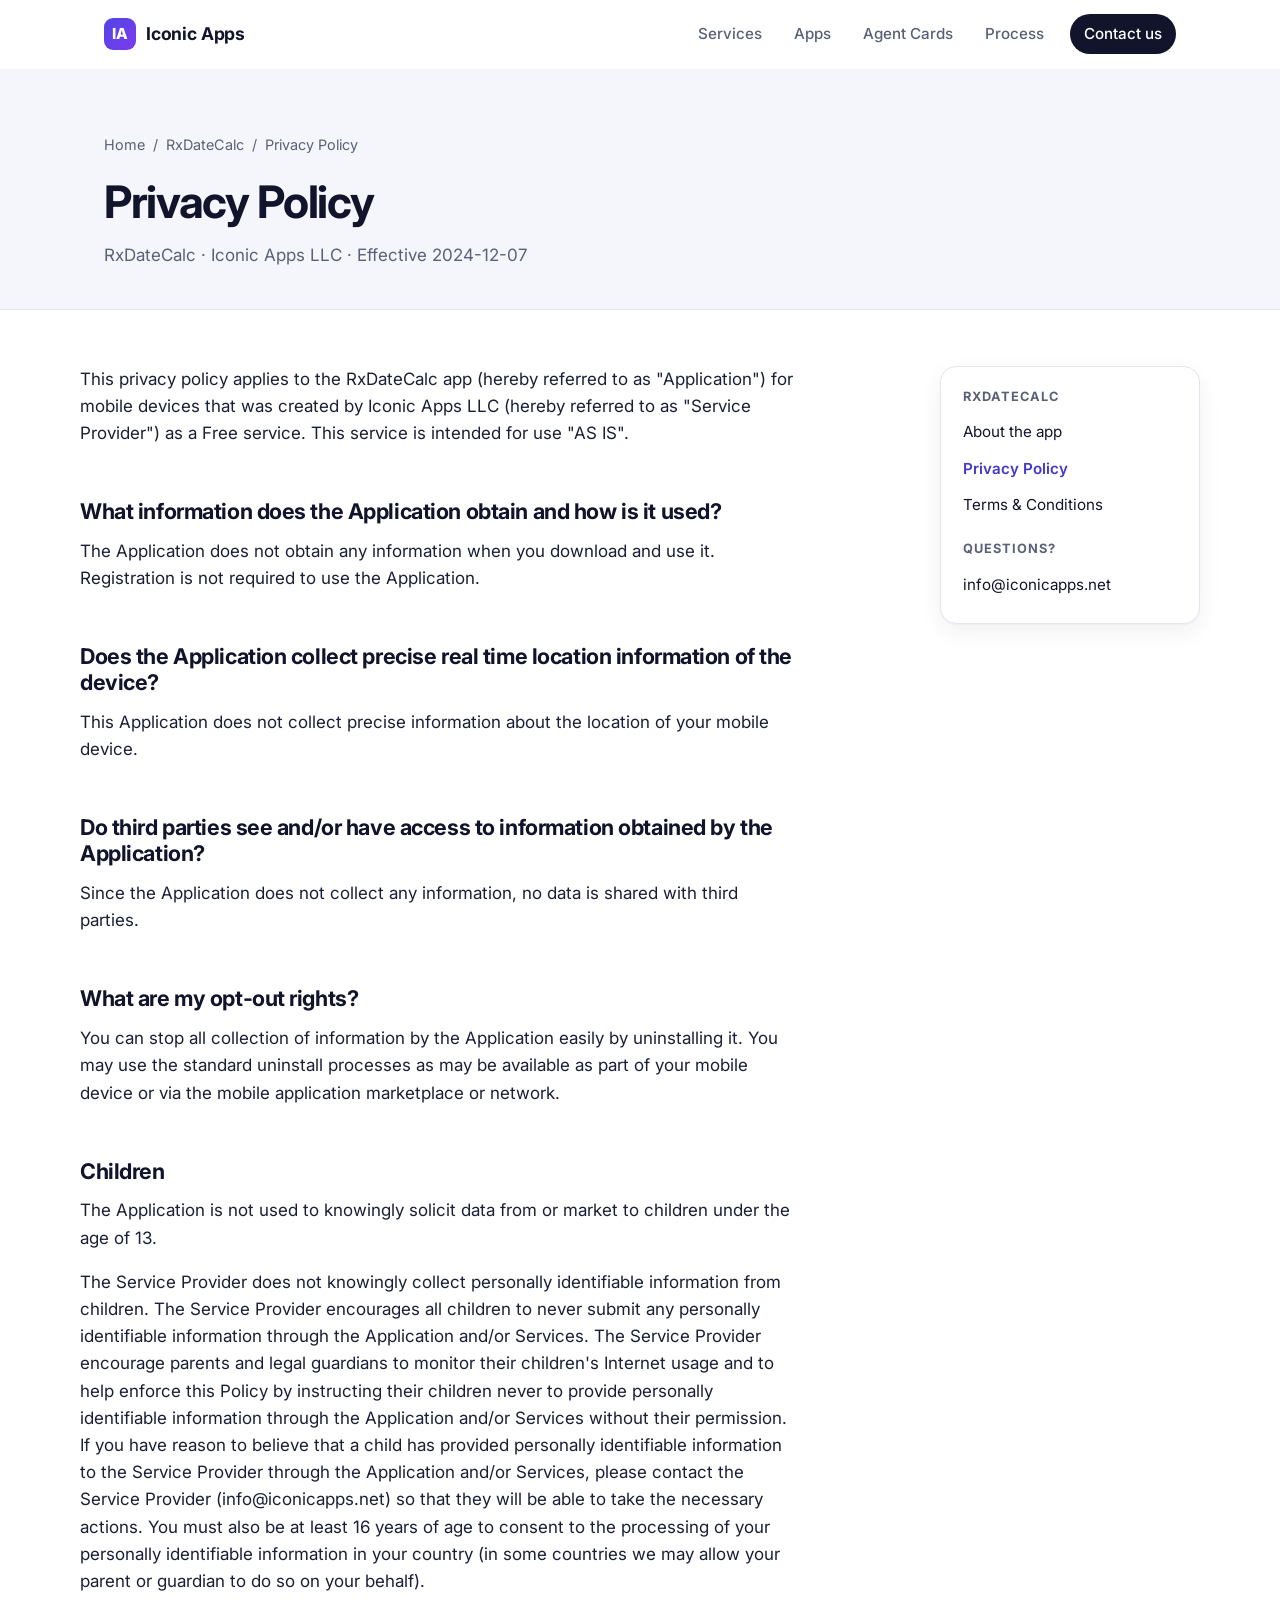
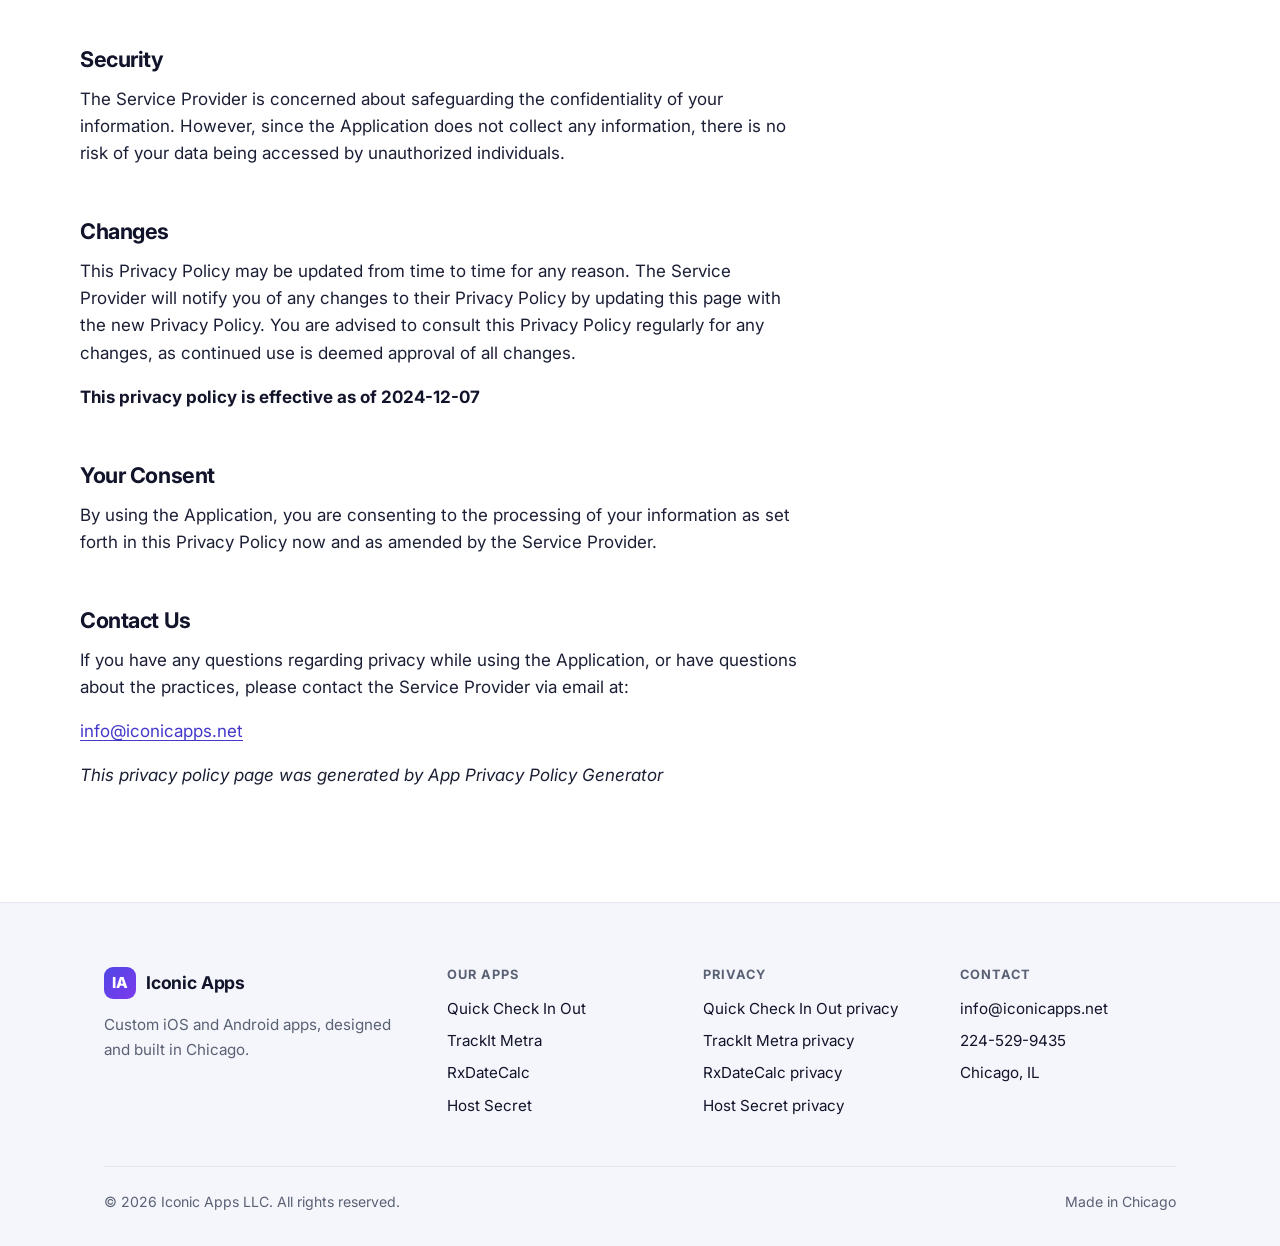
<file: rxdatecalc/privacy-policy.html>
<!DOCTYPE html>
<html lang="en">
<head>
  <meta charset="UTF-8">
  <meta name="viewport" content="width=device-width, initial-scale=1">
  <title>Privacy Policy | RxDateCalc | Iconic Apps</title>
  <meta name="description" content="How the RxDateCalc app handles your information.">
  <link rel="canonical" href="https://iconicapps.net/rxdatecalc/privacy-policy.html">
  <meta property="og:type" content="website">
  <meta property="og:site_name" content="Iconic Apps">
  <meta property="og:title" content="Privacy Policy | RxDateCalc | Iconic Apps">
  <meta property="og:description" content="How the RxDateCalc app handles your information.">
  <meta property="og:url" content="https://iconicapps.net/rxdatecalc/privacy-policy.html">
  <meta name="theme-color" content="#5046e5">
  <link rel="icon" href="../img/favicon.ico" sizes="any">
  <link rel="icon" type="image/png" sizes="32x32" href="../img/favicon-32x32.png">
  <link rel="apple-touch-icon" href="../img/apple-touch-icon.png">
  <link rel="preconnect" href="https://fonts.googleapis.com">
  <link rel="preconnect" href="https://fonts.gstatic.com" crossorigin>
  <link rel="stylesheet" href="https://fonts.googleapis.com/css2?family=Inter:wght@400;500;600;700;800&display=swap">
  <link rel="stylesheet" href="../css/site.css">
</head>
<body>
  <a class="skip-link" href="#main">Skip to content</a>
  <header class="site-header">
    <div class="container nav">
      <a class="brand" href="../index.html" aria-label="Iconic Apps home">
        <span class="brand-mark" aria-hidden="true">IA</span>
        <span>Iconic Apps</span>
      </a>
      <button class="nav-toggle" type="button" aria-expanded="false" aria-controls="nav-links" aria-label="Menu">
        <svg viewBox="0 0 24 24" fill="none" stroke="currentColor" stroke-width="2" stroke-linecap="round" stroke-linejoin="round" aria-hidden="true"><path d="M4 6h16M4 12h16M4 18h16"/></svg>
      </button>
      <ul class="nav-links" id="nav-links">
        <li><a href="../index.html#services">Services</a></li>
        <li><a href="../index.html#apps">Apps</a></li>
        <li><a href="../agent-cards/index.html">Agent Cards</a></li>
        <li><a href="../index.html#process">Process</a></li>
        <li class="nav-cta"><a href="../index.html#contact">Contact us</a></li>
      </ul>
    </div>
  </header>

  <main id="main">
    <section class="doc-head">
      <div class="container">
        <nav class="breadcrumb" aria-label="Breadcrumb">
          <a href="../index.html">Home</a><span aria-hidden="true">/</span>
          <a href="index.html">RxDateCalc</a><span aria-hidden="true">/</span>
          <span>Privacy Policy</span>
        </nav>
        <h1>Privacy Policy</h1>
        <p class="meta">RxDateCalc · Iconic Apps LLC · Effective 2024-12-07</p>
      </div>
    </section>

    <div class="container doc-layout">
      <article class="prose">
        <p>This privacy policy applies to the RxDateCalc app (hereby referred to as "Application") for mobile devices that was created by Iconic Apps LLC (hereby referred to as "Service Provider") as a Free service. This service is intended for use "AS IS".</p>
        <h2>What information does the Application obtain and how is it used?</h2>
        <p>The Application does not obtain any information when you download and use it. Registration is not required to use the Application.</p>
        <h2>Does the Application collect precise real time location information of the device?</h2>
        <p>This Application does not collect precise information about the location of your mobile device.</p>
        <h2>Do third parties see and/or have access to information obtained by the Application?</h2>
        <p>Since the Application does not collect any information, no data is shared with third parties.</p>
        <h2>What are my opt-out rights?</h2>
        <p>You can stop all collection of information by the Application easily by uninstalling it. You may use the standard uninstall processes as may be available as part of your mobile device or via the mobile application marketplace or network.</p>
        <h2>Children</h2>
        <p>The Application is not used to knowingly solicit data from or market to children under the age of 13.</p>
        <p>The Service Provider does not knowingly collect personally identifiable information from children. The Service Provider encourages all children to never submit any personally identifiable information through the Application and/or Services. The Service Provider encourage parents and legal guardians to monitor their children's Internet usage and to help enforce this Policy by instructing their children never to provide personally identifiable information through the Application and/or Services without their permission. If you have reason to believe that a child has provided personally identifiable information to the Service Provider through the Application and/or Services, please contact the Service Provider (info@iconicapps.net) so that they will be able to take the necessary actions. You must also be at least 16 years of age to consent to the processing of your personally identifiable information in your country (in some countries we may allow your parent or guardian to do so on your behalf).</p>
        <h2>Security</h2>
        <p>The Service Provider is concerned about safeguarding the confidentiality of your information. However, since the Application does not collect any information, there is no risk of your data being accessed by unauthorized individuals.</p>
        <h2>Changes</h2>
        <p>This Privacy Policy may be updated from time to time for any reason. The Service Provider will notify you of any changes to their Privacy Policy by updating this page with the new Privacy Policy. You are advised to consult this Privacy Policy regularly for any changes, as continued use is deemed approval of all changes.</p>
        <p><strong>This privacy policy is effective as of 2024-12-07</strong></p>
        <h2>Your Consent</h2>
        <p>By using the Application, you are consenting to the processing of your information as set forth in this Privacy Policy now and as amended by the Service Provider.</p>
        <h2>Contact Us</h2>
        <p>If you have any questions regarding privacy while using the Application, or have questions about the practices, please contact the Service Provider via email at:</p>
        <p><a href="mailto:info@iconicapps.net">info@iconicapps.net</a></p>
        <p><em>This privacy policy page was generated by App Privacy Policy Generator</em></p>
      </article>
      <aside class="doc-aside">
        <div class="card">
          <h2>RxDateCalc</h2>
          <ul>
            <li><a href="index.html">About the app</a></li>
            <li><a href="privacy-policy.html" aria-current="page">Privacy Policy</a></li>
            <li><a href="terms-and-conditions.html">Terms &amp; Conditions</a></li>
          </ul>
          <h2>Questions?</h2>
          <ul>
            <li><a href="mailto:info@iconicapps.net">info@iconicapps.net</a></li>
          </ul>
        </div>
      </aside>
    </div>
  </main>

  <footer class="site-footer">
    <div class="container">
      <div class="footer-grid">
        <div class="footer-brand">
          <a class="brand" href="../index.html">
            <span class="brand-mark" aria-hidden="true">IA</span>
            <span>Iconic Apps</span>
          </a>
          <p>Custom iOS and Android apps, designed and built in Chicago.</p>
        </div>
        <div>
          <h2>Our apps</h2>
          <ul>
          <li><a href="../quick-check-in-out/index.html">Quick Check In Out</a></li>
          <li><a href="../trackit-metra/index.html">TrackIt Metra</a></li>
          <li><a href="../rxdatecalc/index.html">RxDateCalc</a></li>
          <li><a href="../hostsecret/index.html">Host Secret</a></li>
          </ul>
        </div>
        <div>
          <h2>Privacy</h2>
          <ul>
          <li><a href="../quick-check-in-out/privacy-policy.html">Quick Check In Out privacy</a></li>
          <li><a href="../trackit-metra/privacy-policy.html">TrackIt Metra privacy</a></li>
          <li><a href="../rxdatecalc/privacy-policy.html">RxDateCalc privacy</a></li>
          <li><a href="../hostsecret/privacy-policy.html">Host Secret privacy</a></li>
          </ul>
        </div>
        <div>
          <h2>Contact</h2>
          <ul>
            <li><a href="mailto:info@iconicapps.net">info@iconicapps.net</a></li>
            <li><a href="tel:+12245299435">224-529-9435</a></li>
            <li>Chicago, IL</li>
          </ul>
        </div>
      </div>
      <div class="footer-bottom">
        <span>&copy; <span data-year>2026</span> Iconic Apps LLC. All rights reserved.</span>
        <span>Made in Chicago</span>
      </div>
    </div>
  </footer>

  <script src="../js/site.js"></script>
</body>
</html>
</file>
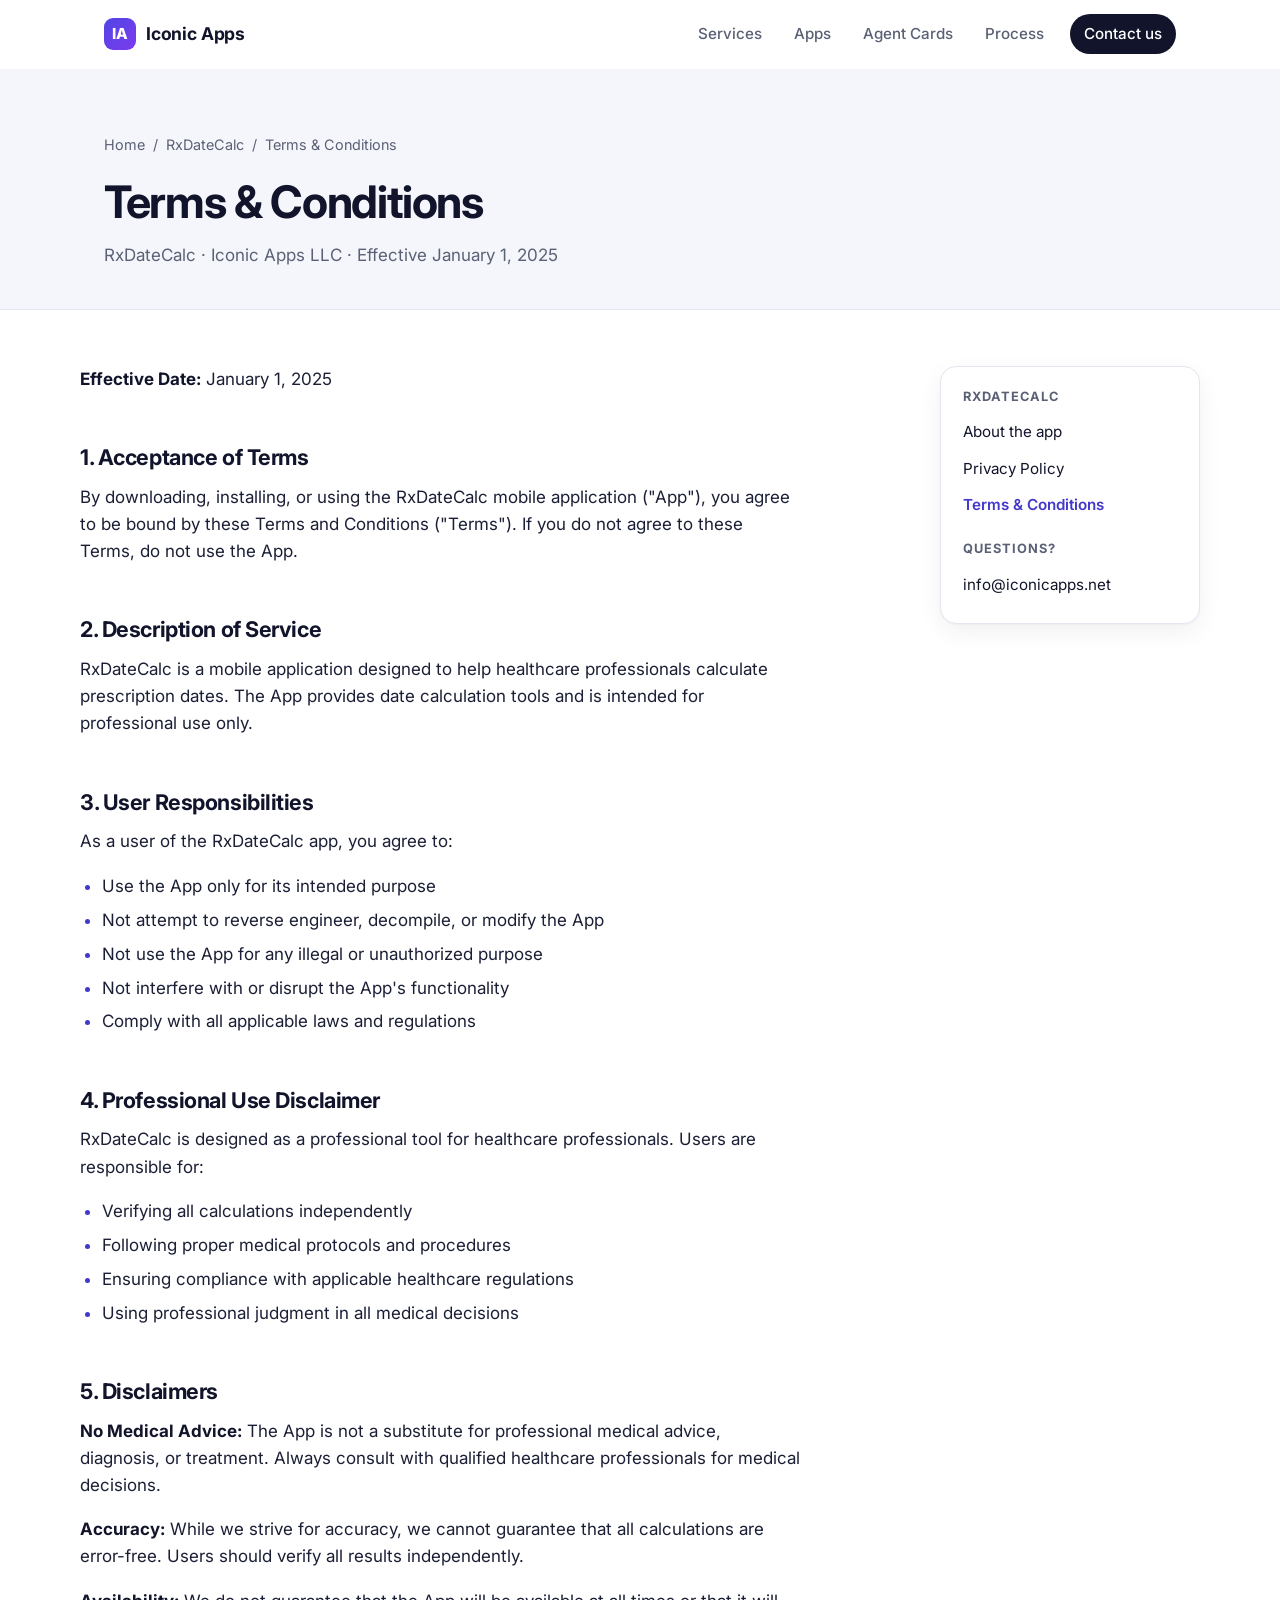
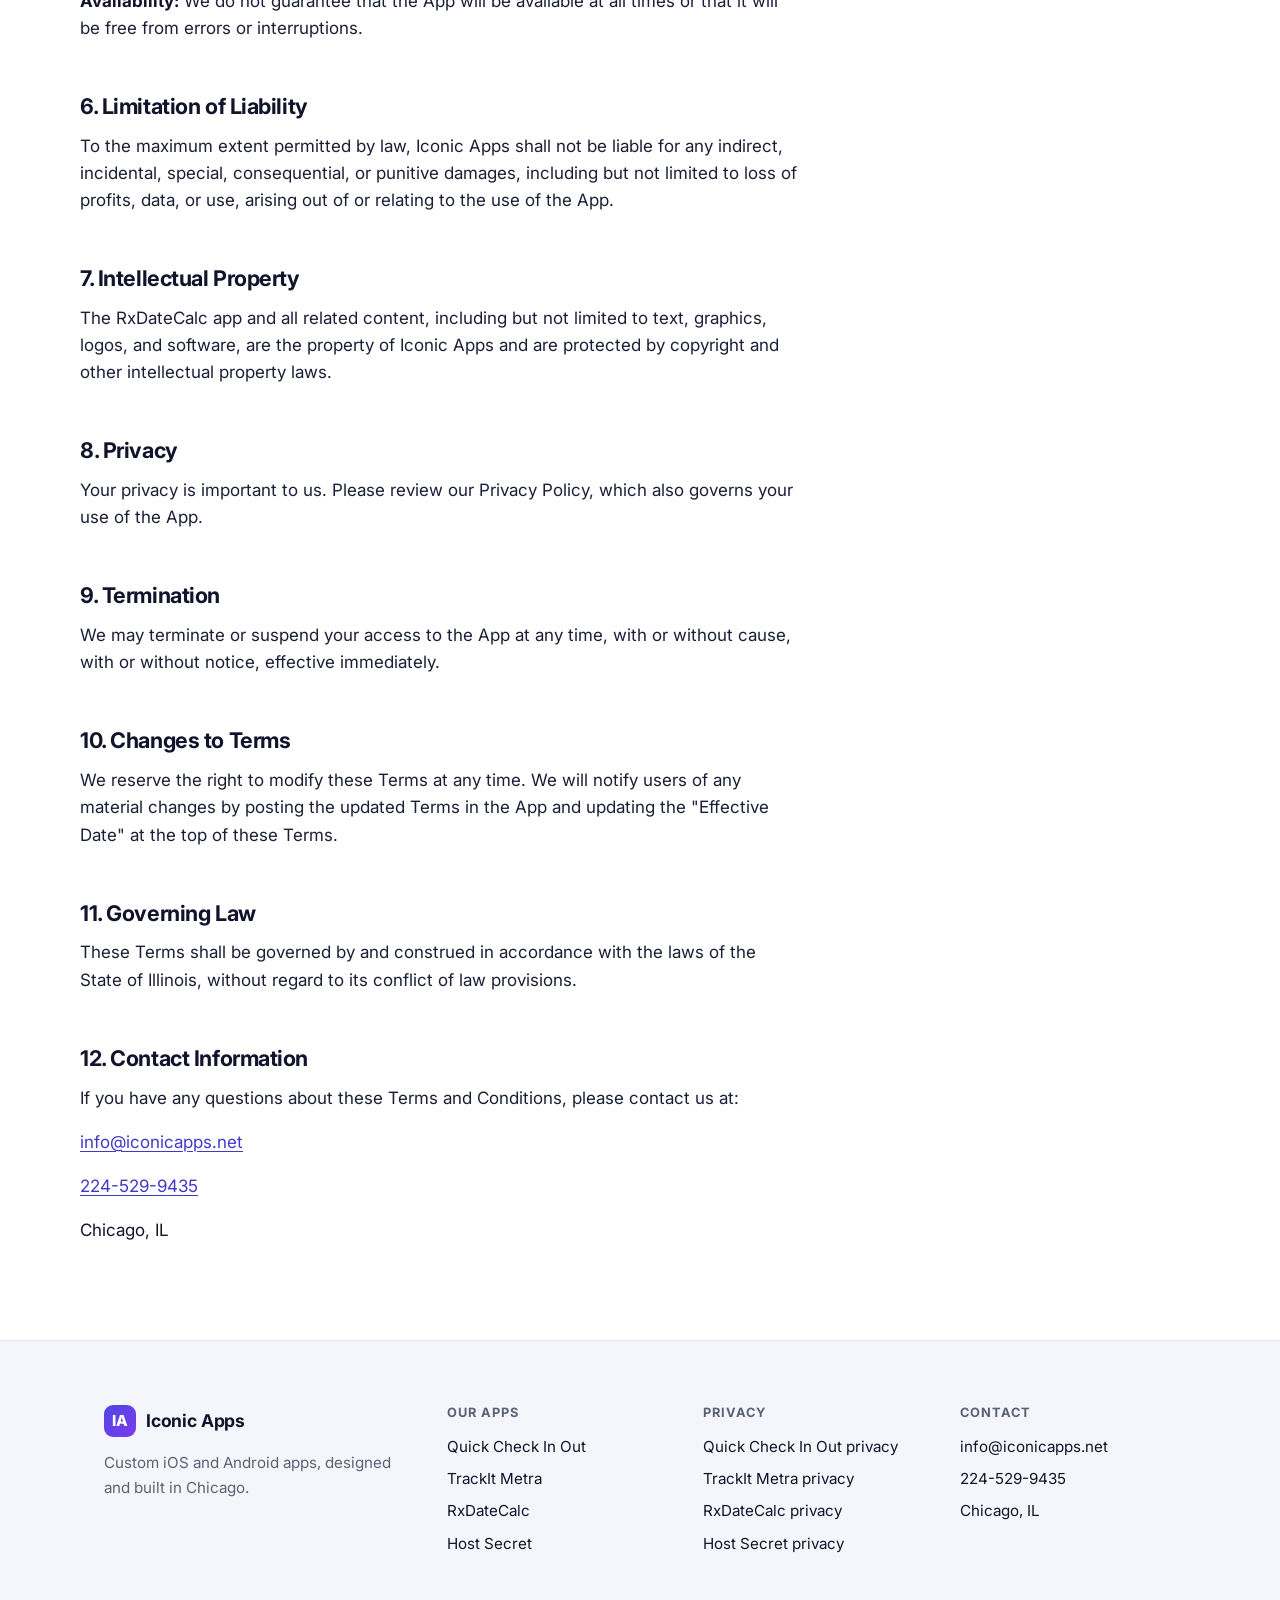
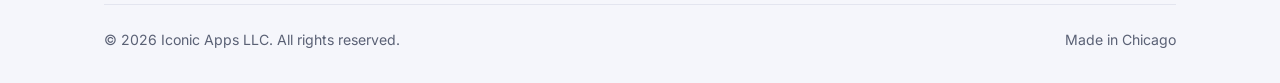
<file: rxdatecalc/terms-and-conditions.html>
<!DOCTYPE html>
<html lang="en">
<head>
  <meta charset="UTF-8">
  <meta name="viewport" content="width=device-width, initial-scale=1">
  <title>Terms &amp; Conditions | RxDateCalc | Iconic Apps</title>
  <meta name="description" content="Terms and conditions for using the RxDateCalc app.">
  <link rel="canonical" href="https://iconicapps.net/rxdatecalc/terms-and-conditions.html">
  <meta property="og:type" content="website">
  <meta property="og:site_name" content="Iconic Apps">
  <meta property="og:title" content="Terms &amp; Conditions | RxDateCalc | Iconic Apps">
  <meta property="og:description" content="Terms and conditions for using the RxDateCalc app.">
  <meta property="og:url" content="https://iconicapps.net/rxdatecalc/terms-and-conditions.html">
  <meta name="theme-color" content="#5046e5">
  <link rel="icon" href="../img/favicon.ico" sizes="any">
  <link rel="icon" type="image/png" sizes="32x32" href="../img/favicon-32x32.png">
  <link rel="apple-touch-icon" href="../img/apple-touch-icon.png">
  <link rel="preconnect" href="https://fonts.googleapis.com">
  <link rel="preconnect" href="https://fonts.gstatic.com" crossorigin>
  <link rel="stylesheet" href="https://fonts.googleapis.com/css2?family=Inter:wght@400;500;600;700;800&display=swap">
  <link rel="stylesheet" href="../css/site.css">
</head>
<body>
  <a class="skip-link" href="#main">Skip to content</a>
  <header class="site-header">
    <div class="container nav">
      <a class="brand" href="../index.html" aria-label="Iconic Apps home">
        <span class="brand-mark" aria-hidden="true">IA</span>
        <span>Iconic Apps</span>
      </a>
      <button class="nav-toggle" type="button" aria-expanded="false" aria-controls="nav-links" aria-label="Menu">
        <svg viewBox="0 0 24 24" fill="none" stroke="currentColor" stroke-width="2" stroke-linecap="round" stroke-linejoin="round" aria-hidden="true"><path d="M4 6h16M4 12h16M4 18h16"/></svg>
      </button>
      <ul class="nav-links" id="nav-links">
        <li><a href="../index.html#services">Services</a></li>
        <li><a href="../index.html#apps">Apps</a></li>
        <li><a href="../agent-cards/index.html">Agent Cards</a></li>
        <li><a href="../index.html#process">Process</a></li>
        <li class="nav-cta"><a href="../index.html#contact">Contact us</a></li>
      </ul>
    </div>
  </header>

  <main id="main">
    <section class="doc-head">
      <div class="container">
        <nav class="breadcrumb" aria-label="Breadcrumb">
          <a href="../index.html">Home</a><span aria-hidden="true">/</span>
          <a href="index.html">RxDateCalc</a><span aria-hidden="true">/</span>
          <span>Terms &amp; Conditions</span>
        </nav>
        <h1>Terms &amp; Conditions</h1>
        <p class="meta">RxDateCalc · Iconic Apps LLC · Effective January 1, 2025</p>
      </div>
    </section>

    <div class="container doc-layout">
      <article class="prose">
        <p><strong>Effective Date:</strong> January 1, 2025</p>
        <h2>1. Acceptance of Terms</h2>
        <p>By downloading, installing, or using the RxDateCalc mobile application ("App"), you agree to be bound by these Terms and Conditions ("Terms"). If you do not agree to these Terms, do not use the App.</p>
        <h2>2. Description of Service</h2>
        <p>RxDateCalc is a mobile application designed to help healthcare professionals calculate prescription dates. The App provides date calculation tools and is intended for professional use only.</p>
        <h2>3. User Responsibilities</h2>
        <p>As a user of the RxDateCalc app, you agree to:</p>
        <ul>
        <li>Use the App only for its intended purpose</li>
        <li>Not attempt to reverse engineer, decompile, or modify the App</li>
        <li>Not use the App for any illegal or unauthorized purpose</li>
        <li>Not interfere with or disrupt the App's functionality</li>
        <li>Comply with all applicable laws and regulations</li>
        </ul>
        <h2>4. Professional Use Disclaimer</h2>
        <p>RxDateCalc is designed as a professional tool for healthcare professionals. Users are responsible for:</p>
        <ul>
        <li>Verifying all calculations independently</li>
        <li>Following proper medical protocols and procedures</li>
        <li>Ensuring compliance with applicable healthcare regulations</li>
        <li>Using professional judgment in all medical decisions</li>
        </ul>
        <h2>5. Disclaimers</h2>
        <p><strong>No Medical Advice:</strong> The App is not a substitute for professional medical advice, diagnosis, or treatment. Always consult with qualified healthcare professionals for medical decisions.</p>
        <p><strong>Accuracy:</strong> While we strive for accuracy, we cannot guarantee that all calculations are error-free. Users should verify all results independently.</p>
        <p><strong>Availability:</strong> We do not guarantee that the App will be available at all times or that it will be free from errors or interruptions.</p>
        <h2>6. Limitation of Liability</h2>
        <p>To the maximum extent permitted by law, Iconic Apps shall not be liable for any indirect, incidental, special, consequential, or punitive damages, including but not limited to loss of profits, data, or use, arising out of or relating to the use of the App.</p>
        <h2>7. Intellectual Property</h2>
        <p>The RxDateCalc app and all related content, including but not limited to text, graphics, logos, and software, are the property of Iconic Apps and are protected by copyright and other intellectual property laws.</p>
        <h2>8. Privacy</h2>
        <p>Your privacy is important to us. Please review our Privacy Policy, which also governs your use of the App.</p>
        <h2>9. Termination</h2>
        <p>We may terminate or suspend your access to the App at any time, with or without cause, with or without notice, effective immediately.</p>
        <h2>10. Changes to Terms</h2>
        <p>We reserve the right to modify these Terms at any time. We will notify users of any material changes by posting the updated Terms in the App and updating the "Effective Date" at the top of these Terms.</p>
        <h2>11. Governing Law</h2>
        <p>These Terms shall be governed by and construed in accordance with the laws of the State of Illinois, without regard to its conflict of law provisions.</p>
        <h2>12. Contact Information</h2>
        <p>If you have any questions about these Terms and Conditions, please contact us at:</p>
        <p><a href="mailto:info@iconicapps.net">info@iconicapps.net</a></p>
        <p><a href="tel:2245299435">224-529-9435</a></p>
        <div class="contact-item mb-4">
        <i class="fas fa-map-marker-alt mr-2"></i>
        <span>Chicago, IL</span>
        </div>
      </article>
      <aside class="doc-aside">
        <div class="card">
          <h2>RxDateCalc</h2>
          <ul>
            <li><a href="index.html">About the app</a></li>
            <li><a href="privacy-policy.html">Privacy Policy</a></li>
            <li><a href="terms-and-conditions.html" aria-current="page">Terms &amp; Conditions</a></li>
          </ul>
          <h2>Questions?</h2>
          <ul>
            <li><a href="mailto:info@iconicapps.net">info@iconicapps.net</a></li>
          </ul>
        </div>
      </aside>
    </div>
  </main>

  <footer class="site-footer">
    <div class="container">
      <div class="footer-grid">
        <div class="footer-brand">
          <a class="brand" href="../index.html">
            <span class="brand-mark" aria-hidden="true">IA</span>
            <span>Iconic Apps</span>
          </a>
          <p>Custom iOS and Android apps, designed and built in Chicago.</p>
        </div>
        <div>
          <h2>Our apps</h2>
          <ul>
          <li><a href="../quick-check-in-out/index.html">Quick Check In Out</a></li>
          <li><a href="../trackit-metra/index.html">TrackIt Metra</a></li>
          <li><a href="../rxdatecalc/index.html">RxDateCalc</a></li>
          <li><a href="../hostsecret/index.html">Host Secret</a></li>
          </ul>
        </div>
        <div>
          <h2>Privacy</h2>
          <ul>
          <li><a href="../quick-check-in-out/privacy-policy.html">Quick Check In Out privacy</a></li>
          <li><a href="../trackit-metra/privacy-policy.html">TrackIt Metra privacy</a></li>
          <li><a href="../rxdatecalc/privacy-policy.html">RxDateCalc privacy</a></li>
          <li><a href="../hostsecret/privacy-policy.html">Host Secret privacy</a></li>
          </ul>
        </div>
        <div>
          <h2>Contact</h2>
          <ul>
            <li><a href="mailto:info@iconicapps.net">info@iconicapps.net</a></li>
            <li><a href="tel:+12245299435">224-529-9435</a></li>
            <li>Chicago, IL</li>
          </ul>
        </div>
      </div>
      <div class="footer-bottom">
        <span>&copy; <span data-year>2026</span> Iconic Apps LLC. All rights reserved.</span>
        <span>Made in Chicago</span>
      </div>
    </div>
  </footer>

  <script src="../js/site.js"></script>
</body>
</html>
</file>
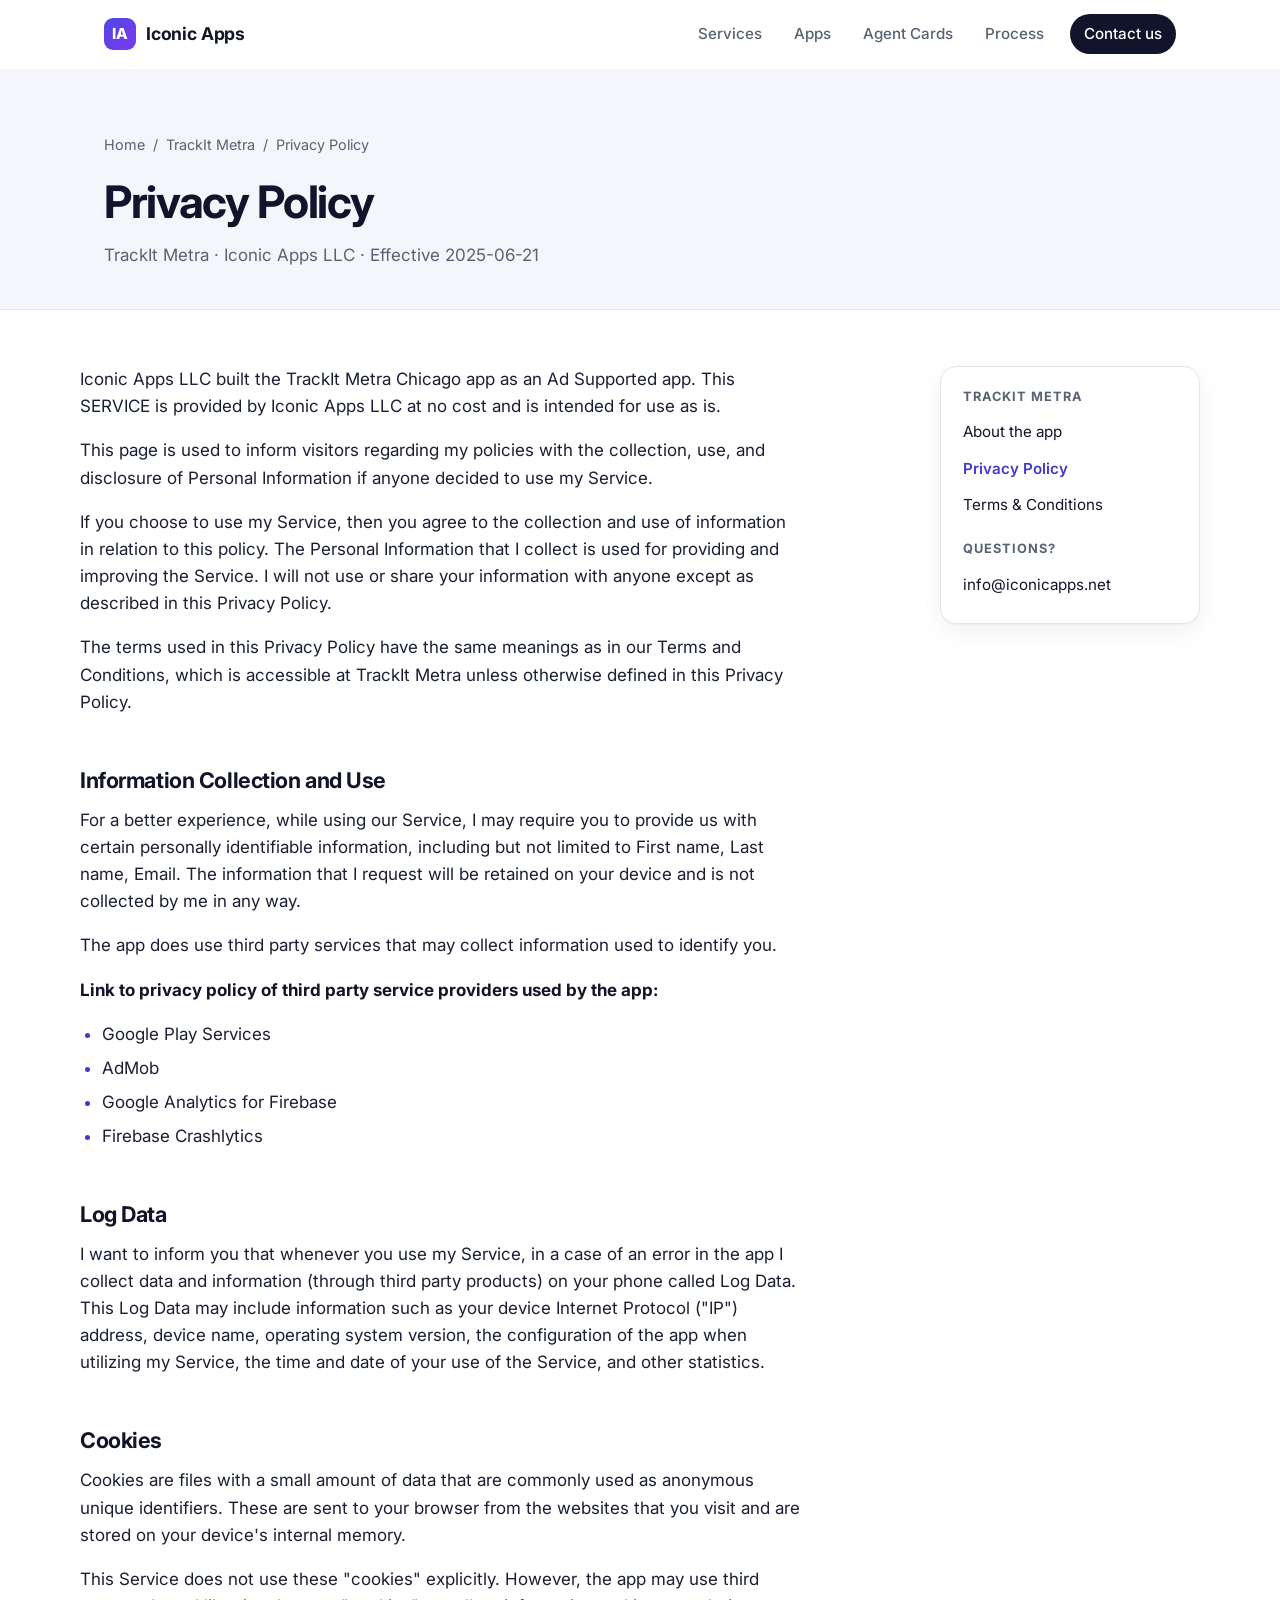
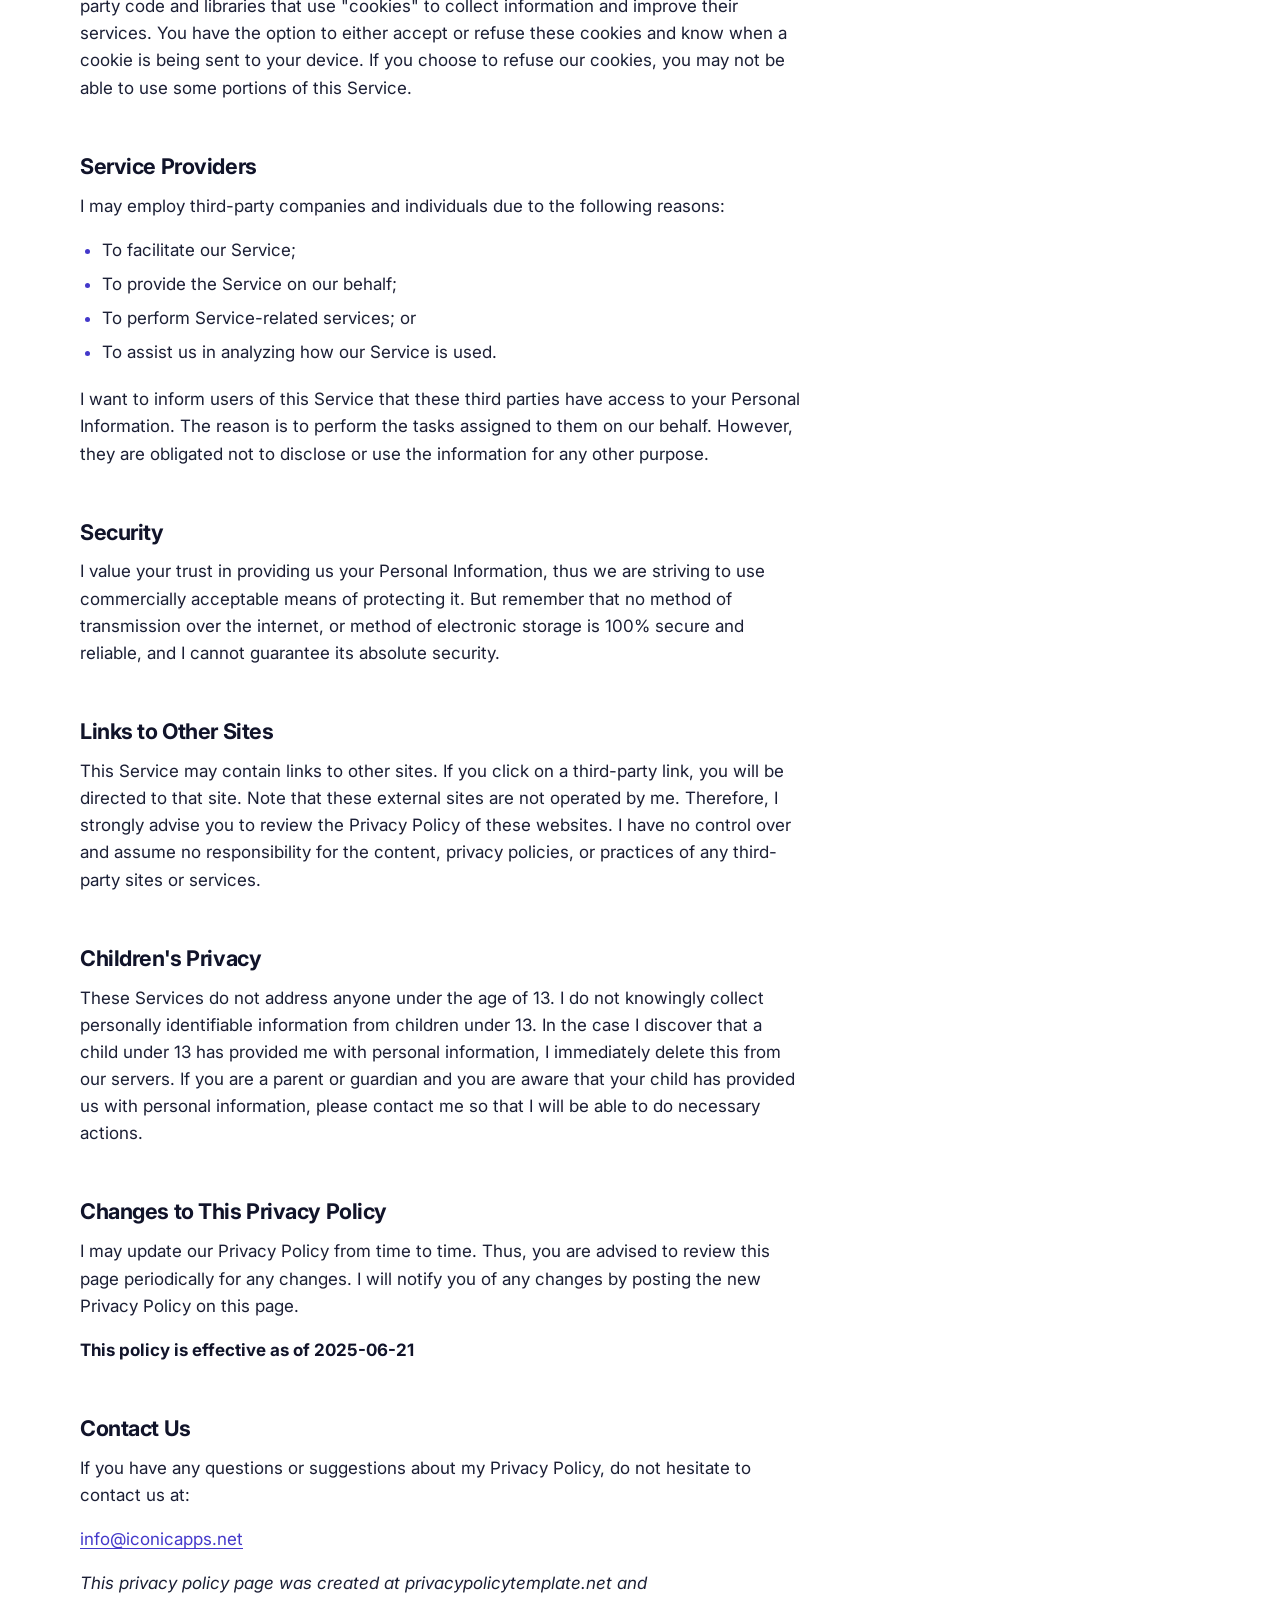
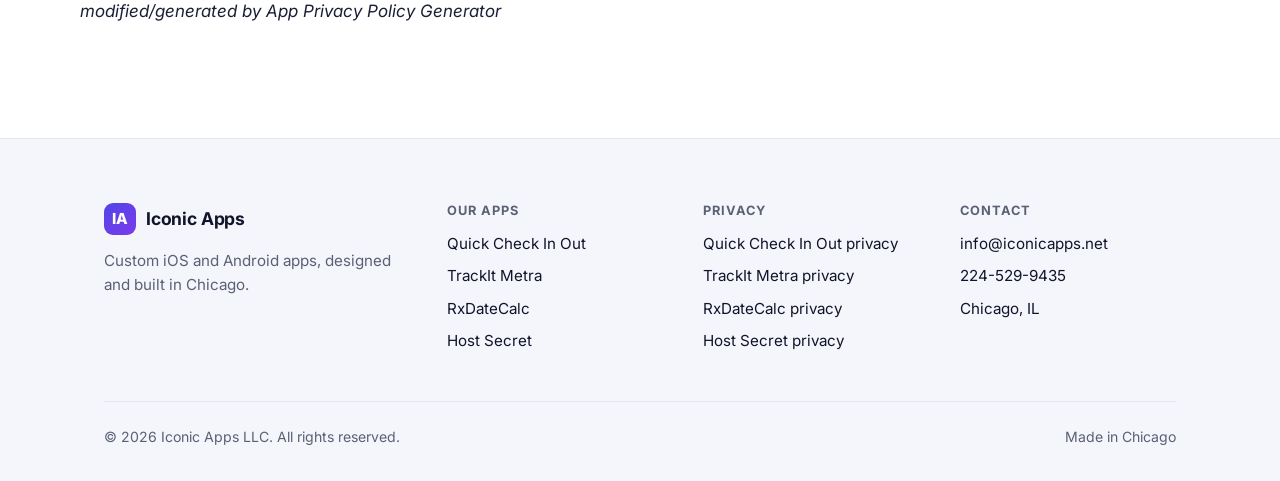
<file: trackit-metra/privacy-policy.html>
<!DOCTYPE html>
<html lang="en">
<head>
  <meta charset="UTF-8">
  <meta name="viewport" content="width=device-width, initial-scale=1">
  <title>Privacy Policy | TrackIt Metra | Iconic Apps</title>
  <meta name="description" content="How the TrackIt Metra app handles your information.">
  <link rel="canonical" href="https://iconicapps.net/trackit-metra/privacy-policy.html">
  <meta property="og:type" content="website">
  <meta property="og:site_name" content="Iconic Apps">
  <meta property="og:title" content="Privacy Policy | TrackIt Metra | Iconic Apps">
  <meta property="og:description" content="How the TrackIt Metra app handles your information.">
  <meta property="og:url" content="https://iconicapps.net/trackit-metra/privacy-policy.html">
  <meta name="theme-color" content="#5046e5">
  <link rel="icon" href="../img/favicon.ico" sizes="any">
  <link rel="icon" type="image/png" sizes="32x32" href="../img/favicon-32x32.png">
  <link rel="apple-touch-icon" href="../img/apple-touch-icon.png">
  <link rel="preconnect" href="https://fonts.googleapis.com">
  <link rel="preconnect" href="https://fonts.gstatic.com" crossorigin>
  <link rel="stylesheet" href="https://fonts.googleapis.com/css2?family=Inter:wght@400;500;600;700;800&display=swap">
  <link rel="stylesheet" href="../css/site.css">
</head>
<body>
  <a class="skip-link" href="#main">Skip to content</a>
  <header class="site-header">
    <div class="container nav">
      <a class="brand" href="../index.html" aria-label="Iconic Apps home">
        <span class="brand-mark" aria-hidden="true">IA</span>
        <span>Iconic Apps</span>
      </a>
      <button class="nav-toggle" type="button" aria-expanded="false" aria-controls="nav-links" aria-label="Menu">
        <svg viewBox="0 0 24 24" fill="none" stroke="currentColor" stroke-width="2" stroke-linecap="round" stroke-linejoin="round" aria-hidden="true"><path d="M4 6h16M4 12h16M4 18h16"/></svg>
      </button>
      <ul class="nav-links" id="nav-links">
        <li><a href="../index.html#services">Services</a></li>
        <li><a href="../index.html#apps">Apps</a></li>
        <li><a href="../agent-cards/index.html">Agent Cards</a></li>
        <li><a href="../index.html#process">Process</a></li>
        <li class="nav-cta"><a href="../index.html#contact">Contact us</a></li>
      </ul>
    </div>
  </header>

  <main id="main">
    <section class="doc-head">
      <div class="container">
        <nav class="breadcrumb" aria-label="Breadcrumb">
          <a href="../index.html">Home</a><span aria-hidden="true">/</span>
          <a href="index.html">TrackIt Metra</a><span aria-hidden="true">/</span>
          <span>Privacy Policy</span>
        </nav>
        <h1>Privacy Policy</h1>
        <p class="meta">TrackIt Metra · Iconic Apps LLC · Effective 2025-06-21</p>
      </div>
    </section>

    <div class="container doc-layout">
      <article class="prose">
        <p>Iconic Apps LLC built the TrackIt Metra Chicago app as an Ad Supported app. This SERVICE is provided by Iconic Apps LLC at no cost and is intended for use as is.</p>
        <p>This page is used to inform visitors regarding my policies with the collection, use, and disclosure of Personal Information if anyone decided to use my Service.</p>
        <p>If you choose to use my Service, then you agree to the collection and use of information in relation to this policy. The Personal Information that I collect is used for providing and improving the Service. I will not use or share your information with anyone except as described in this Privacy Policy.</p>
        <p>The terms used in this Privacy Policy have the same meanings as in our Terms and Conditions, which is accessible at TrackIt Metra unless otherwise defined in this Privacy Policy.</p>
        <h2>Information Collection and Use</h2>
        <p>For a better experience, while using our Service, I may require you to provide us with certain personally identifiable information, including but not limited to First name, Last name, Email. The information that I request will be retained on your device and is not collected by me in any way.</p>
        <p>The app does use third party services that may collect information used to identify you.</p>
        <p><strong>Link to privacy policy of third party service providers used by the app:</strong></p>
        <ul>
        <li>Google Play Services</li>
        <li>AdMob</li>
        <li>Google Analytics for Firebase</li>
        <li>Firebase Crashlytics</li>
        </ul>
        <h2>Log Data</h2>
        <p>I want to inform you that whenever you use my Service, in a case of an error in the app I collect data and information (through third party products) on your phone called Log Data. This Log Data may include information such as your device Internet Protocol ("IP") address, device name, operating system version, the configuration of the app when utilizing my Service, the time and date of your use of the Service, and other statistics.</p>
        <h2>Cookies</h2>
        <p>Cookies are files with a small amount of data that are commonly used as anonymous unique identifiers. These are sent to your browser from the websites that you visit and are stored on your device's internal memory.</p>
        <p>This Service does not use these "cookies" explicitly. However, the app may use third party code and libraries that use "cookies" to collect information and improve their services. You have the option to either accept or refuse these cookies and know when a cookie is being sent to your device. If you choose to refuse our cookies, you may not be able to use some portions of this Service.</p>
        <h2>Service Providers</h2>
        <p>I may employ third-party companies and individuals due to the following reasons:</p>
        <ul>
        <li>To facilitate our Service;</li>
        <li>To provide the Service on our behalf;</li>
        <li>To perform Service-related services; or</li>
        <li>To assist us in analyzing how our Service is used.</li>
        </ul>
        <p>I want to inform users of this Service that these third parties have access to your Personal Information. The reason is to perform the tasks assigned to them on our behalf. However, they are obligated not to disclose or use the information for any other purpose.</p>
        <h2>Security</h2>
        <p>I value your trust in providing us your Personal Information, thus we are striving to use commercially acceptable means of protecting it. But remember that no method of transmission over the internet, or method of electronic storage is 100% secure and reliable, and I cannot guarantee its absolute security.</p>
        <h2>Links to Other Sites</h2>
        <p>This Service may contain links to other sites. If you click on a third-party link, you will be directed to that site. Note that these external sites are not operated by me. Therefore, I strongly advise you to review the Privacy Policy of these websites. I have no control over and assume no responsibility for the content, privacy policies, or practices of any third-party sites or services.</p>
        <h2>Children's Privacy</h2>
        <p>These Services do not address anyone under the age of 13. I do not knowingly collect personally identifiable information from children under 13. In the case I discover that a child under 13 has provided me with personal information, I immediately delete this from our servers. If you are a parent or guardian and you are aware that your child has provided us with personal information, please contact me so that I will be able to do necessary actions.</p>
        <h2>Changes to This Privacy Policy</h2>
        <p>I may update our Privacy Policy from time to time. Thus, you are advised to review this page periodically for any changes. I will notify you of any changes by posting the new Privacy Policy on this page.</p>
        <p><strong>This policy is effective as of 2025-06-21</strong></p>
        <h2>Contact Us</h2>
        <p>If you have any questions or suggestions about my Privacy Policy, do not hesitate to contact us at:</p>
        <p><a href="mailto:info@iconicapps.net">info@iconicapps.net</a></p>
        <p><em>This privacy policy page was created at privacypolicytemplate.net and modified/generated by App Privacy Policy Generator</em></p>
      </article>
      <aside class="doc-aside">
        <div class="card">
          <h2>TrackIt Metra</h2>
          <ul>
            <li><a href="index.html">About the app</a></li>
            <li><a href="privacy-policy.html" aria-current="page">Privacy Policy</a></li>
            <li><a href="terms-and-conditions.html">Terms &amp; Conditions</a></li>
          </ul>
          <h2>Questions?</h2>
          <ul>
            <li><a href="mailto:info@iconicapps.net">info@iconicapps.net</a></li>
          </ul>
        </div>
      </aside>
    </div>
  </main>

  <footer class="site-footer">
    <div class="container">
      <div class="footer-grid">
        <div class="footer-brand">
          <a class="brand" href="../index.html">
            <span class="brand-mark" aria-hidden="true">IA</span>
            <span>Iconic Apps</span>
          </a>
          <p>Custom iOS and Android apps, designed and built in Chicago.</p>
        </div>
        <div>
          <h2>Our apps</h2>
          <ul>
          <li><a href="../quick-check-in-out/index.html">Quick Check In Out</a></li>
          <li><a href="../trackit-metra/index.html">TrackIt Metra</a></li>
          <li><a href="../rxdatecalc/index.html">RxDateCalc</a></li>
          <li><a href="../hostsecret/index.html">Host Secret</a></li>
          </ul>
        </div>
        <div>
          <h2>Privacy</h2>
          <ul>
          <li><a href="../quick-check-in-out/privacy-policy.html">Quick Check In Out privacy</a></li>
          <li><a href="../trackit-metra/privacy-policy.html">TrackIt Metra privacy</a></li>
          <li><a href="../rxdatecalc/privacy-policy.html">RxDateCalc privacy</a></li>
          <li><a href="../hostsecret/privacy-policy.html">Host Secret privacy</a></li>
          </ul>
        </div>
        <div>
          <h2>Contact</h2>
          <ul>
            <li><a href="mailto:info@iconicapps.net">info@iconicapps.net</a></li>
            <li><a href="tel:+12245299435">224-529-9435</a></li>
            <li>Chicago, IL</li>
          </ul>
        </div>
      </div>
      <div class="footer-bottom">
        <span>&copy; <span data-year>2026</span> Iconic Apps LLC. All rights reserved.</span>
        <span>Made in Chicago</span>
      </div>
    </div>
  </footer>

  <script src="../js/site.js"></script>
</body>
</html>
</file>
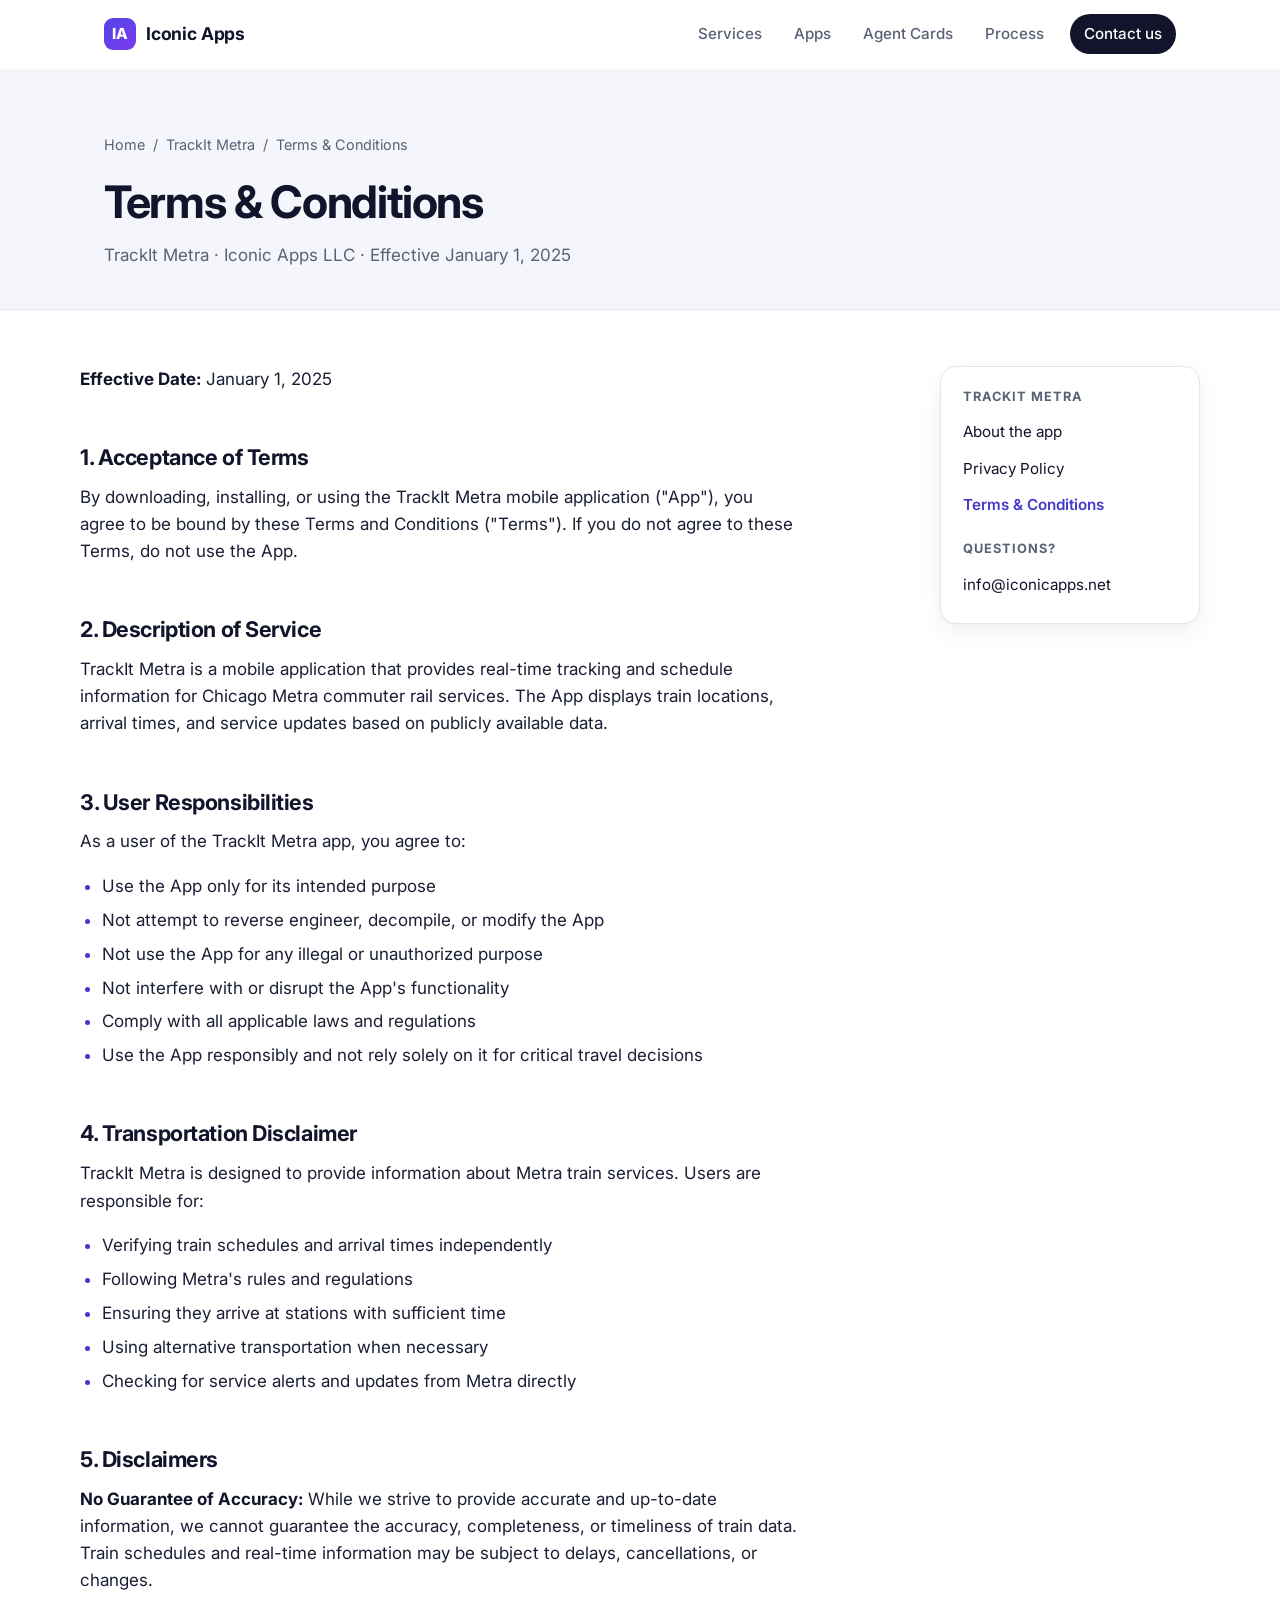
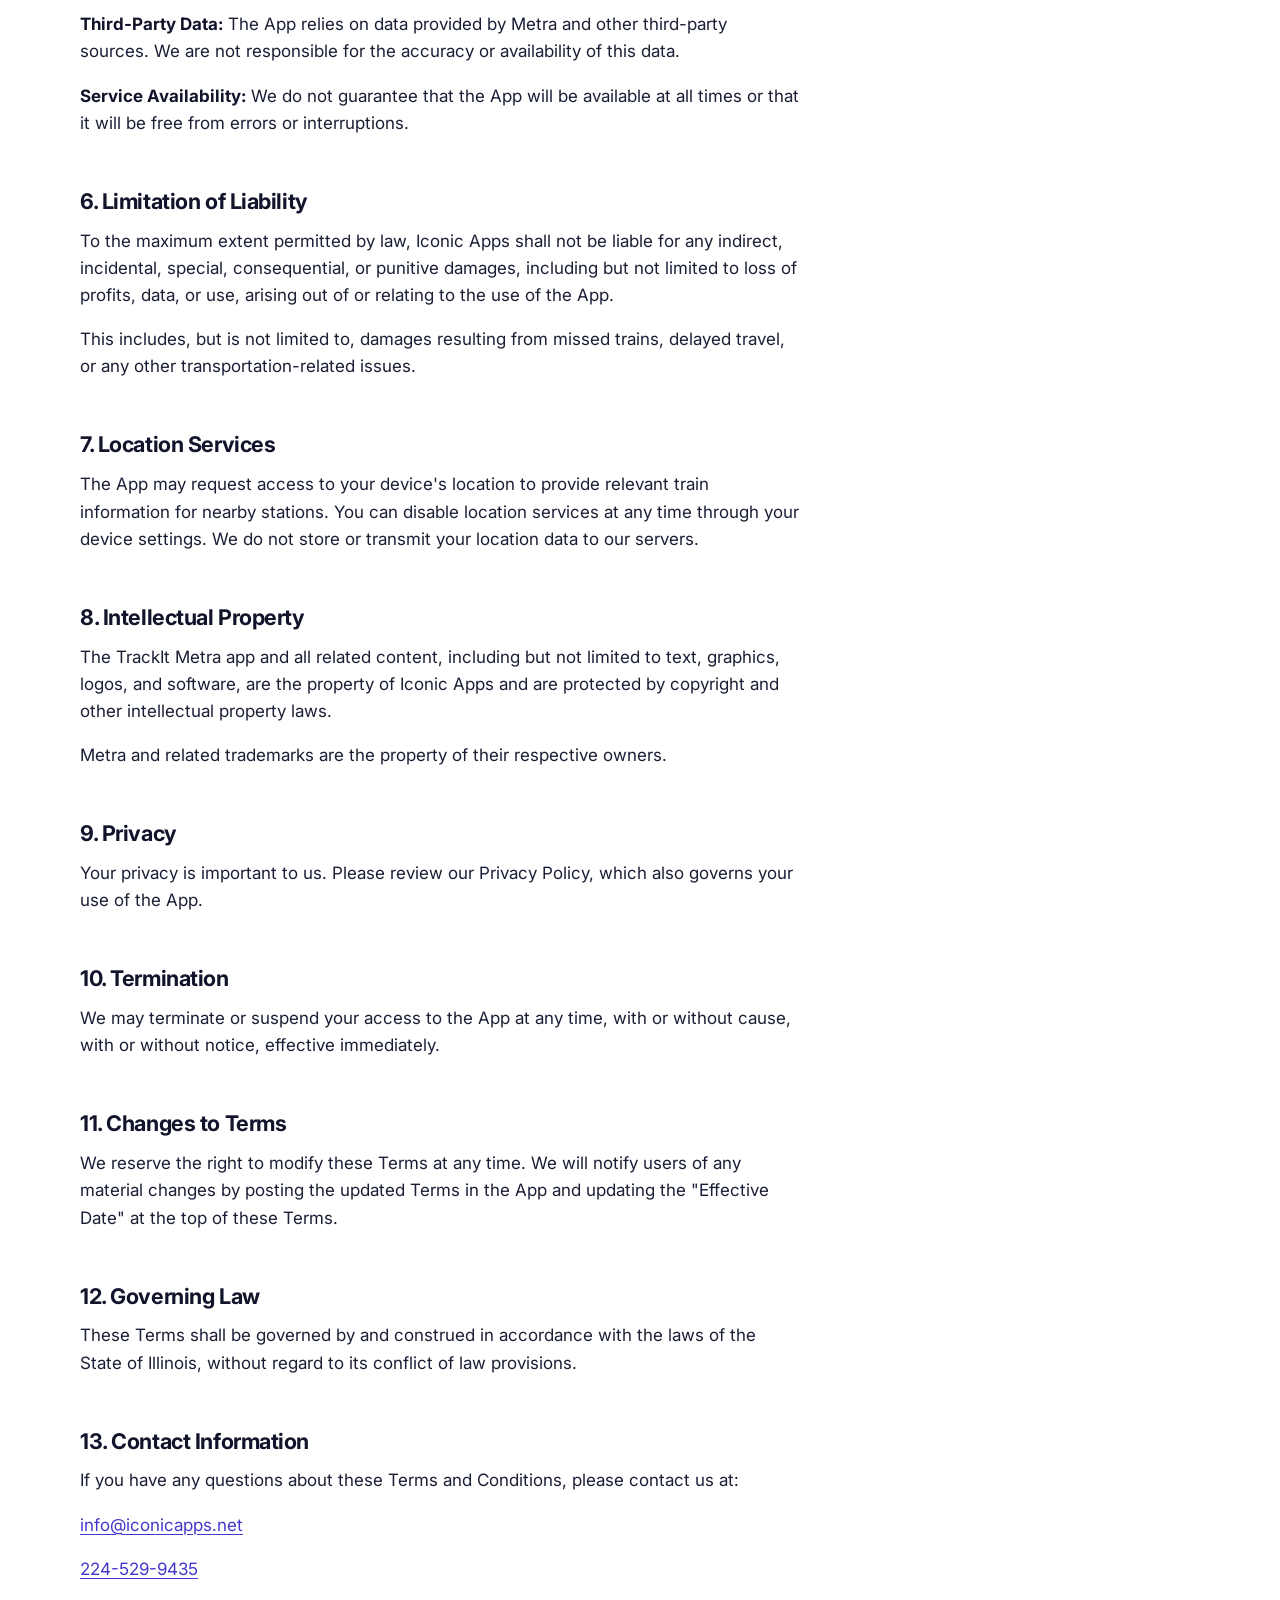
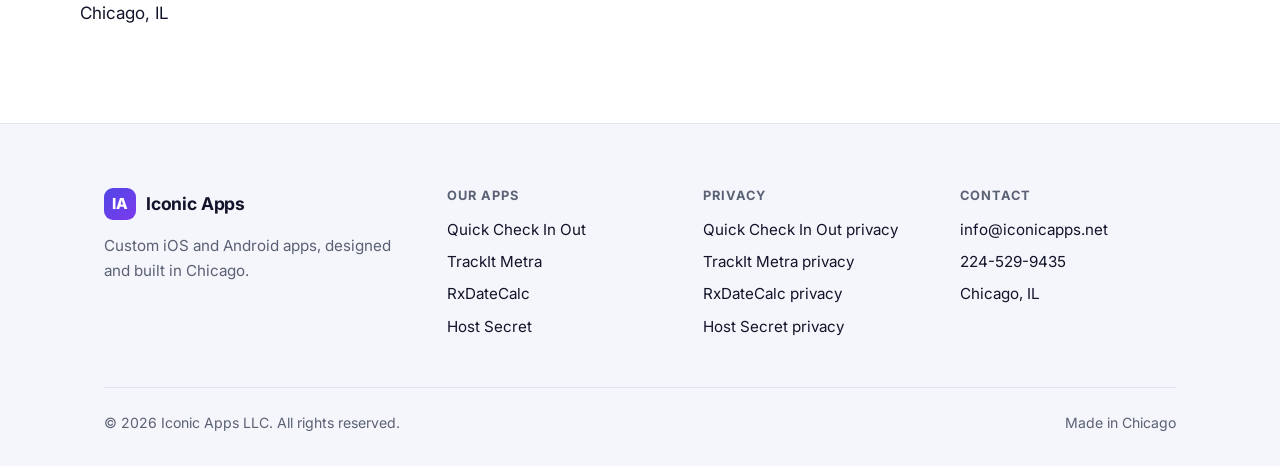
<file: trackit-metra/terms-and-conditions.html>
<!DOCTYPE html>
<html lang="en">
<head>
  <meta charset="UTF-8">
  <meta name="viewport" content="width=device-width, initial-scale=1">
  <title>Terms &amp; Conditions | TrackIt Metra | Iconic Apps</title>
  <meta name="description" content="Terms and conditions for using the TrackIt Metra app.">
  <link rel="canonical" href="https://iconicapps.net/trackit-metra/terms-and-conditions.html">
  <meta property="og:type" content="website">
  <meta property="og:site_name" content="Iconic Apps">
  <meta property="og:title" content="Terms &amp; Conditions | TrackIt Metra | Iconic Apps">
  <meta property="og:description" content="Terms and conditions for using the TrackIt Metra app.">
  <meta property="og:url" content="https://iconicapps.net/trackit-metra/terms-and-conditions.html">
  <meta name="theme-color" content="#5046e5">
  <link rel="icon" href="../img/favicon.ico" sizes="any">
  <link rel="icon" type="image/png" sizes="32x32" href="../img/favicon-32x32.png">
  <link rel="apple-touch-icon" href="../img/apple-touch-icon.png">
  <link rel="preconnect" href="https://fonts.googleapis.com">
  <link rel="preconnect" href="https://fonts.gstatic.com" crossorigin>
  <link rel="stylesheet" href="https://fonts.googleapis.com/css2?family=Inter:wght@400;500;600;700;800&display=swap">
  <link rel="stylesheet" href="../css/site.css">
</head>
<body>
  <a class="skip-link" href="#main">Skip to content</a>
  <header class="site-header">
    <div class="container nav">
      <a class="brand" href="../index.html" aria-label="Iconic Apps home">
        <span class="brand-mark" aria-hidden="true">IA</span>
        <span>Iconic Apps</span>
      </a>
      <button class="nav-toggle" type="button" aria-expanded="false" aria-controls="nav-links" aria-label="Menu">
        <svg viewBox="0 0 24 24" fill="none" stroke="currentColor" stroke-width="2" stroke-linecap="round" stroke-linejoin="round" aria-hidden="true"><path d="M4 6h16M4 12h16M4 18h16"/></svg>
      </button>
      <ul class="nav-links" id="nav-links">
        <li><a href="../index.html#services">Services</a></li>
        <li><a href="../index.html#apps">Apps</a></li>
        <li><a href="../agent-cards/index.html">Agent Cards</a></li>
        <li><a href="../index.html#process">Process</a></li>
        <li class="nav-cta"><a href="../index.html#contact">Contact us</a></li>
      </ul>
    </div>
  </header>

  <main id="main">
    <section class="doc-head">
      <div class="container">
        <nav class="breadcrumb" aria-label="Breadcrumb">
          <a href="../index.html">Home</a><span aria-hidden="true">/</span>
          <a href="index.html">TrackIt Metra</a><span aria-hidden="true">/</span>
          <span>Terms &amp; Conditions</span>
        </nav>
        <h1>Terms &amp; Conditions</h1>
        <p class="meta">TrackIt Metra · Iconic Apps LLC · Effective January 1, 2025</p>
      </div>
    </section>

    <div class="container doc-layout">
      <article class="prose">
        <p><strong>Effective Date:</strong> January 1, 2025</p>
        <h2>1. Acceptance of Terms</h2>
        <p>By downloading, installing, or using the TrackIt Metra mobile application ("App"), you agree to be bound by these Terms and Conditions ("Terms"). If you do not agree to these Terms, do not use the App.</p>
        <h2>2. Description of Service</h2>
        <p>TrackIt Metra is a mobile application that provides real-time tracking and schedule information for Chicago Metra commuter rail services. The App displays train locations, arrival times, and service updates based on publicly available data.</p>
        <h2>3. User Responsibilities</h2>
        <p>As a user of the TrackIt Metra app, you agree to:</p>
        <ul>
        <li>Use the App only for its intended purpose</li>
        <li>Not attempt to reverse engineer, decompile, or modify the App</li>
        <li>Not use the App for any illegal or unauthorized purpose</li>
        <li>Not interfere with or disrupt the App's functionality</li>
        <li>Comply with all applicable laws and regulations</li>
        <li>Use the App responsibly and not rely solely on it for critical travel decisions</li>
        </ul>
        <h2>4. Transportation Disclaimer</h2>
        <p>TrackIt Metra is designed to provide information about Metra train services. Users are responsible for:</p>
        <ul>
        <li>Verifying train schedules and arrival times independently</li>
        <li>Following Metra's rules and regulations</li>
        <li>Ensuring they arrive at stations with sufficient time</li>
        <li>Using alternative transportation when necessary</li>
        <li>Checking for service alerts and updates from Metra directly</li>
        </ul>
        <h2>5. Disclaimers</h2>
        <p><strong>No Guarantee of Accuracy:</strong> While we strive to provide accurate and up-to-date information, we cannot guarantee the accuracy, completeness, or timeliness of train data. Train schedules and real-time information may be subject to delays, cancellations, or changes.</p>
        <p><strong>Third-Party Data:</strong> The App relies on data provided by Metra and other third-party sources. We are not responsible for the accuracy or availability of this data.</p>
        <p><strong>Service Availability:</strong> We do not guarantee that the App will be available at all times or that it will be free from errors or interruptions.</p>
        <h2>6. Limitation of Liability</h2>
        <p>To the maximum extent permitted by law, Iconic Apps shall not be liable for any indirect, incidental, special, consequential, or punitive damages, including but not limited to loss of profits, data, or use, arising out of or relating to the use of the App.</p>
        <p>This includes, but is not limited to, damages resulting from missed trains, delayed travel, or any other transportation-related issues.</p>
        <h2>7. Location Services</h2>
        <p>The App may request access to your device's location to provide relevant train information for nearby stations. You can disable location services at any time through your device settings. We do not store or transmit your location data to our servers.</p>
        <h2>8. Intellectual Property</h2>
        <p>The TrackIt Metra app and all related content, including but not limited to text, graphics, logos, and software, are the property of Iconic Apps and are protected by copyright and other intellectual property laws.</p>
        <p>Metra and related trademarks are the property of their respective owners.</p>
        <h2>9. Privacy</h2>
        <p>Your privacy is important to us. Please review our Privacy Policy, which also governs your use of the App.</p>
        <h2>10. Termination</h2>
        <p>We may terminate or suspend your access to the App at any time, with or without cause, with or without notice, effective immediately.</p>
        <h2>11. Changes to Terms</h2>
        <p>We reserve the right to modify these Terms at any time. We will notify users of any material changes by posting the updated Terms in the App and updating the "Effective Date" at the top of these Terms.</p>
        <h2>12. Governing Law</h2>
        <p>These Terms shall be governed by and construed in accordance with the laws of the State of Illinois, without regard to its conflict of law provisions.</p>
        <h2>13. Contact Information</h2>
        <p>If you have any questions about these Terms and Conditions, please contact us at:</p>
        <p><a href="mailto:info@iconicapps.net">info@iconicapps.net</a></p>
        <p><a href="tel:2245299435">224-529-9435</a></p>
        <div class="contact-item mb-4">
        <i class="fas fa-map-marker-alt mr-2"></i>
        <span>Chicago, IL</span>
        </div>
      </article>
      <aside class="doc-aside">
        <div class="card">
          <h2>TrackIt Metra</h2>
          <ul>
            <li><a href="index.html">About the app</a></li>
            <li><a href="privacy-policy.html">Privacy Policy</a></li>
            <li><a href="terms-and-conditions.html" aria-current="page">Terms &amp; Conditions</a></li>
          </ul>
          <h2>Questions?</h2>
          <ul>
            <li><a href="mailto:info@iconicapps.net">info@iconicapps.net</a></li>
          </ul>
        </div>
      </aside>
    </div>
  </main>

  <footer class="site-footer">
    <div class="container">
      <div class="footer-grid">
        <div class="footer-brand">
          <a class="brand" href="../index.html">
            <span class="brand-mark" aria-hidden="true">IA</span>
            <span>Iconic Apps</span>
          </a>
          <p>Custom iOS and Android apps, designed and built in Chicago.</p>
        </div>
        <div>
          <h2>Our apps</h2>
          <ul>
          <li><a href="../quick-check-in-out/index.html">Quick Check In Out</a></li>
          <li><a href="../trackit-metra/index.html">TrackIt Metra</a></li>
          <li><a href="../rxdatecalc/index.html">RxDateCalc</a></li>
          <li><a href="../hostsecret/index.html">Host Secret</a></li>
          </ul>
        </div>
        <div>
          <h2>Privacy</h2>
          <ul>
          <li><a href="../quick-check-in-out/privacy-policy.html">Quick Check In Out privacy</a></li>
          <li><a href="../trackit-metra/privacy-policy.html">TrackIt Metra privacy</a></li>
          <li><a href="../rxdatecalc/privacy-policy.html">RxDateCalc privacy</a></li>
          <li><a href="../hostsecret/privacy-policy.html">Host Secret privacy</a></li>
          </ul>
        </div>
        <div>
          <h2>Contact</h2>
          <ul>
            <li><a href="mailto:info@iconicapps.net">info@iconicapps.net</a></li>
            <li><a href="tel:+12245299435">224-529-9435</a></li>
            <li>Chicago, IL</li>
          </ul>
        </div>
      </div>
      <div class="footer-bottom">
        <span>&copy; <span data-year>2026</span> Iconic Apps LLC. All rights reserved.</span>
        <span>Made in Chicago</span>
      </div>
    </div>
  </footer>

  <script src="../js/site.js"></script>
</body>
</html>
</file>
<file: css/site.css>
/* Iconic Apps — shared site styles */

:root {
  --bg: #ffffff;
  --bg-soft: #f5f6fb;
  --surface: #ffffff;
  --text: #11142a;
  --muted: #5a6175;
  --border: #e3e5ef;
  --brand: #5046e5;
  --brand-2: #7c3aed;
  --brand-ink: #ffffff;
  --brand-soft: #eef0ff;
  --brand-text: #4338ca;
  --success: #15803d;
  --success-soft: #e8f6ed;
  --warn: #9a5b00;
  --warn-soft: #fff4dc;
  --shadow: 0 1px 2px rgba(17, 20, 42, 0.04), 0 8px 24px rgba(17, 20, 42, 0.06);
  --shadow-lg: 0 2px 4px rgba(17, 20, 42, 0.05), 0 20px 48px rgba(17, 20, 42, 0.12);
  --radius: 16px;
  --radius-sm: 10px;
  --container: 1120px;
  --header-h: 68px;
  color-scheme: light;
}

@media (prefers-color-scheme: dark) {
  :root {
    --bg: #0b0d16;
    --bg-soft: #10131f;
    --surface: #151a29;
    --text: #e9ebf4;
    --muted: #a3aac0;
    --border: #262c40;
    --brand: #7c7cff;
    --brand-2: #a78bfa;
    --brand-ink: #0b0d16;
    --brand-soft: #1d2142;
    --brand-text: #a5a8ff;
    --success: #4ade80;
    --success-soft: #11291c;
    --warn: #fbbf24;
    --warn-soft: #2c2210;
    --shadow: 0 1px 2px rgba(0, 0, 0, 0.3), 0 8px 24px rgba(0, 0, 0, 0.25);
    --shadow-lg: 0 2px 4px rgba(0, 0, 0, 0.3), 0 20px 48px rgba(0, 0, 0, 0.4);
    color-scheme: dark;
  }
}

*,
*::before,
*::after {
  box-sizing: border-box;
}

html {
  scroll-behavior: smooth;
  scroll-padding-top: calc(var(--header-h) + 16px);
  -webkit-text-size-adjust: 100%;
}

@media (prefers-reduced-motion: reduce) {
  html { scroll-behavior: auto; }
  *, *::before, *::after { transition: none !important; animation: none !important; }
}

body {
  margin: 0;
  background: var(--bg);
  color: var(--text);
  font-family: "Inter", -apple-system, BlinkMacSystemFont, "Segoe UI", Roboto, "Helvetica Neue", Arial, sans-serif;
  font-size: 17px;
  line-height: 1.6;
  -webkit-font-smoothing: antialiased;
}

img { max-width: 100%; display: block; }

a { color: var(--brand-text); text-decoration-thickness: 1px; text-underline-offset: 3px; }
a:hover { color: var(--brand); }

h1, h2, h3, h4 {
  line-height: 1.2;
  letter-spacing: -0.02em;
  margin: 0 0 0.5em;
  font-weight: 700;
}

p { margin: 0 0 1em; }

.container {
  width: 100%;
  max-width: var(--container);
  margin: 0 auto;
  padding: 0 24px;
}

@media (max-width: 600px) {
  .container { padding: 0 16px; }
}

.skip-link {
  position: absolute;
  left: -9999px;
  top: 8px;
  z-index: 100;
  background: var(--surface);
  padding: 8px 14px;
  border-radius: 8px;
}
.skip-link:focus { left: 16px; }

:focus-visible {
  outline: 2px solid var(--brand);
  outline-offset: 3px;
  border-radius: 4px;
}

/* ---------- Header ---------- */

.site-header {
  position: sticky;
  top: 0;
  z-index: 50;
  background: color-mix(in srgb, var(--bg) 85%, transparent);
  backdrop-filter: saturate(180%) blur(14px);
  -webkit-backdrop-filter: saturate(180%) blur(14px);
  border-bottom: 1px solid transparent;
  transition: border-color 0.2s ease;
}
.site-header.is-scrolled { border-bottom-color: var(--border); }

.nav {
  display: flex;
  align-items: center;
  justify-content: space-between;
  height: var(--header-h);
  gap: 16px;
}

.brand {
  display: inline-flex;
  align-items: center;
  gap: 10px;
  font-weight: 700;
  font-size: 1.1rem;
  letter-spacing: -0.01em;
  color: var(--text);
  text-decoration: none;
}
.brand:hover { color: var(--text); }

.brand-mark {
  width: 32px;
  height: 32px;
  border-radius: 9px;
  background: linear-gradient(135deg, var(--brand), var(--brand-2));
  display: grid;
  place-items: center;
  color: #fff;
  font-size: 0.95rem;
  font-weight: 800;
}

.nav-links {
  display: flex;
  align-items: center;
  gap: 4px;
  list-style: none;
  margin: 0;
  padding: 0;
}

.nav-links a {
  display: block;
  padding: 8px 14px;
  border-radius: 999px;
  color: var(--muted);
  font-weight: 500;
  font-size: 0.95rem;
  text-decoration: none;
  transition: color 0.15s ease, background 0.15s ease;
}
.nav-links a:hover,
.nav-links a[aria-current="page"] { color: var(--text); background: var(--bg-soft); }

.nav-links .nav-cta a {
  background: var(--text);
  color: var(--bg);
  margin-left: 8px;
}
.nav-links .nav-cta a:hover { background: var(--brand); color: #fff; }

.nav-toggle {
  display: none;
  width: 44px;
  height: 44px;
  border: 1px solid var(--border);
  border-radius: 12px;
  background: var(--surface);
  color: var(--text);
  cursor: pointer;
  place-items: center;
}
.nav-toggle svg { width: 20px; height: 20px; }

@media (max-width: 760px) {
  .nav-toggle { display: grid; }
  .nav-links {
    display: none;
    position: absolute;
    top: var(--header-h);
    left: 0;
    right: 0;
    flex-direction: column;
    align-items: stretch;
    gap: 2px;
    padding: 12px 16px 20px;
    background: var(--bg);
    border-bottom: 1px solid var(--border);
    box-shadow: var(--shadow);
  }
  .nav-links.is-open { display: flex; }
  .nav-links a { padding: 12px 14px; border-radius: 10px; }
  .nav-links .nav-cta a { margin: 8px 0 0; text-align: center; }
}

/* ---------- Buttons ---------- */

.btn {
  display: inline-flex;
  align-items: center;
  justify-content: center;
  gap: 8px;
  padding: 13px 24px;
  border-radius: 999px;
  border: 1px solid transparent;
  font: inherit;
  font-weight: 600;
  font-size: 0.98rem;
  line-height: 1.2;
  text-decoration: none;
  cursor: pointer;
  transition: transform 0.15s ease, box-shadow 0.15s ease, background 0.15s ease, color 0.15s ease;
}
.btn svg { width: 18px; height: 18px; flex-shrink: 0; }
.btn:hover { transform: translateY(-1px); }

.btn-primary {
  background: linear-gradient(135deg, var(--brand), var(--brand-2));
  color: #fff;
  box-shadow: 0 6px 20px color-mix(in srgb, var(--brand) 35%, transparent);
}
.btn-primary:hover { color: #fff; box-shadow: 0 10px 28px color-mix(in srgb, var(--brand) 45%, transparent); }

.btn-secondary {
  background: var(--surface);
  color: var(--text);
  border-color: var(--border);
}
.btn-secondary:hover { color: var(--text); border-color: var(--muted); }

.btn-dark {
  background: var(--text);
  color: var(--bg);
}
.btn-dark:hover { color: var(--bg); }

.btn[aria-disabled="true"] {
  background: var(--bg-soft);
  color: var(--muted);
  border-color: var(--border);
  box-shadow: none;
  cursor: default;
  transform: none;
}

.btn-row { display: flex; flex-wrap: wrap; gap: 12px; }

/* ---------- Sections ---------- */

.section { padding: 96px 0; }
.section-soft { background: var(--bg-soft); }

@media (max-width: 600px) {
  .section { padding: 64px 0; }
}

.section-head {
  max-width: 640px;
  margin: 0 auto 48px;
  text-align: center;
}
.section-head h2 { font-size: clamp(1.8rem, 3.5vw, 2.4rem); }
.section-head p { color: var(--muted); font-size: 1.08rem; margin: 0; }

.eyebrow {
  display: inline-block;
  font-size: 0.8rem;
  font-weight: 600;
  letter-spacing: 0.08em;
  text-transform: uppercase;
  color: var(--brand-text);
  margin-bottom: 12px;
}

.grid { display: grid; gap: 24px; }
.grid-2 { grid-template-columns: repeat(2, minmax(0, 1fr)); }
.grid-3 { grid-template-columns: repeat(3, minmax(0, 1fr)); }
.grid-4 { grid-template-columns: repeat(4, minmax(0, 1fr)); }

@media (max-width: 960px) {
  .grid-3, .grid-4 { grid-template-columns: repeat(2, minmax(0, 1fr)); }
}
@media (max-width: 600px) {
  .grid-2, .grid-3, .grid-4 { grid-template-columns: minmax(0, 1fr); }
}

.card {
  background: var(--surface);
  border: 1px solid var(--border);
  border-radius: var(--radius);
  padding: 28px;
  box-shadow: var(--shadow);
}
.card h3 { font-size: 1.15rem; margin-bottom: 8px; }
.card p { color: var(--muted); font-size: 0.97rem; margin: 0; }

.icon-badge {
  width: 48px;
  height: 48px;
  border-radius: 14px;
  background: var(--brand-soft);
  color: var(--brand-text);
  display: grid;
  place-items: center;
  margin-bottom: 20px;
}
.icon-badge svg { width: 24px; height: 24px; }

/* ---------- Hero (home) ---------- */

.hero {
  position: relative;
  overflow: hidden;
  padding: 96px 0 104px;
  text-align: center;
}
.hero::before {
  content: "";
  position: absolute;
  inset: -40% -10% auto;
  height: 120%;
  background:
    radial-gradient(40% 50% at 30% 40%, color-mix(in srgb, var(--brand) 22%, transparent), transparent 70%),
    radial-gradient(35% 45% at 72% 35%, color-mix(in srgb, var(--brand-2) 20%, transparent), transparent 70%);
  z-index: -1;
  pointer-events: none;
}

.hero h1 {
  font-size: clamp(2.4rem, 6vw, 4rem);
  letter-spacing: -0.035em;
  max-width: 820px;
  margin: 0 auto 20px;
}
.hero h1 .accent {
  background: linear-gradient(135deg, var(--brand), var(--brand-2));
  -webkit-background-clip: text;
  background-clip: text;
  color: transparent;
}
.hero .lede {
  font-size: clamp(1.05rem, 2vw, 1.25rem);
  color: var(--muted);
  max-width: 620px;
  margin: 0 auto 36px;
}
.hero .btn-row { justify-content: center; }

.pill {
  display: inline-flex;
  align-items: center;
  gap: 8px;
  padding: 6px 14px 6px 8px;
  margin-bottom: 24px;
  border: 1px solid var(--border);
  border-radius: 999px;
  background: var(--surface);
  font-size: 0.88rem;
  color: var(--muted);
  text-decoration: none;
}
.pill:hover { color: var(--text); }
.pill .dot {
  background: var(--brand-soft);
  color: var(--brand-text);
  border-radius: 999px;
  padding: 2px 10px;
  font-weight: 600;
  font-size: 0.8rem;
}

.platforms {
  display: flex;
  justify-content: center;
  flex-wrap: wrap;
  gap: 8px 28px;
  margin-top: 56px;
  color: var(--muted);
  font-size: 0.92rem;
}
.platforms span { display: inline-flex; align-items: center; gap: 8px; }
.platforms svg { width: 18px; height: 18px; }

/* ---------- App cards ---------- */

.app-card {
  display: flex;
  flex-direction: column;
  background: var(--surface);
  border: 1px solid var(--border);
  border-radius: var(--radius);
  overflow: hidden;
  box-shadow: var(--shadow);
  color: inherit;
  text-decoration: none;
  transition: transform 0.2s ease, box-shadow 0.2s ease;
}
.app-card:hover { transform: translateY(-4px); box-shadow: var(--shadow-lg); color: inherit; }

.app-media {
  position: relative;
  height: 220px;
  overflow: hidden;
  background: linear-gradient(160deg, var(--brand-soft), var(--bg-soft));
  display: flex;
  justify-content: center;
}
.app-media .shot {
  width: 150px;
  height: auto;
  margin-top: 28px;
  border-radius: 20px 20px 0 0;
  box-shadow: 0 12px 30px rgba(17, 20, 42, 0.25);
  transition: transform 0.3s ease;
}
.app-card:hover .shot { transform: translateY(-6px); }

.app-media .app-icon-lg {
  align-self: center;
  width: 104px;
  height: 104px;
  border-radius: 24px;
  box-shadow: 0 12px 30px rgba(17, 20, 42, 0.25);
}

.app-icon-tile {
  align-self: center;
  width: 104px;
  height: 104px;
  border-radius: 24px;
  display: grid;
  place-items: center;
  color: #fff;
  box-shadow: 0 12px 30px rgba(17, 20, 42, 0.25);
}
.app-icon-tile svg { width: 52px; height: 52px; }
.tile-hostsecret { background: linear-gradient(135deg, #0f172a, #334155); }

.app-body { padding: 22px 24px 24px; display: flex; flex-direction: column; flex: 1; }
.app-body h3 { font-size: 1.15rem; margin-bottom: 6px; }
.app-body p { color: var(--muted); font-size: 0.95rem; margin: 0 0 16px; }

.app-meta {
  margin-top: auto;
  display: flex;
  flex-wrap: wrap;
  gap: 6px;
}

.tag {
  display: inline-block;
  font-size: 0.75rem;
  font-weight: 600;
  padding: 3px 10px;
  border-radius: 999px;
  background: var(--bg-soft);
  color: var(--muted);
  border: 1px solid var(--border);
}
.tag-new { background: var(--brand-soft); color: var(--brand-text); border-color: transparent; }
.tag-soon { background: var(--warn-soft); color: var(--warn); border-color: transparent; }

.app-card .status {
  position: absolute;
  top: 14px;
  left: 14px;
}

/* ---------- Process ---------- */

.steps { counter-reset: step; }
.step { position: relative; padding-top: 8px; }
.step::before {
  counter-increment: step;
  content: "0" counter(step);
  display: block;
  font-size: 0.85rem;
  font-weight: 700;
  color: var(--brand-text);
  margin-bottom: 12px;
  padding-bottom: 12px;
  border-bottom: 2px solid var(--border);
}
.step h3 { font-size: 1.1rem; margin-bottom: 6px; }
.step p { color: var(--muted); font-size: 0.95rem; margin: 0; }

/* ---------- Contact ---------- */

.contact-panel {
  display: grid;
  grid-template-columns: 1.4fr 1fr;
  gap: 0;
  background: var(--surface);
  border: 1px solid var(--border);
  border-radius: 24px;
  overflow: hidden;
  box-shadow: var(--shadow-lg);
}
@media (max-width: 860px) {
  .contact-panel { grid-template-columns: minmax(0, 1fr); }
}

.contact-form { padding: 40px; }
@media (max-width: 600px) {
  .contact-form { padding: 24px; }
}

.field { margin-bottom: 16px; }
.field label {
  display: block;
  font-size: 0.88rem;
  font-weight: 600;
  margin-bottom: 6px;
}
.field input,
.field textarea {
  width: 100%;
  font: inherit;
  font-size: 1rem;
  color: var(--text);
  background: var(--bg);
  border: 1px solid var(--border);
  border-radius: var(--radius-sm);
  padding: 12px 14px;
  transition: border-color 0.15s ease, box-shadow 0.15s ease;
}
.field input:focus,
.field textarea:focus {
  outline: none;
  border-color: var(--brand);
  box-shadow: 0 0 0 4px color-mix(in srgb, var(--brand) 18%, transparent);
}
.field textarea { resize: vertical; min-height: 140px; }
.field-row { display: grid; grid-template-columns: 1fr 1fr; gap: 16px; }
@media (max-width: 600px) {
  .field-row { grid-template-columns: minmax(0, 1fr); gap: 0; }
}
.form-note { font-size: 0.85rem; color: var(--muted); margin: 12px 0 0; }

.contact-aside {
  padding: 40px;
  background: linear-gradient(160deg, var(--brand), var(--brand-2));
  color: #fff;
  display: flex;
  flex-direction: column;
  gap: 8px;
}
@media (max-width: 600px) {
  .contact-aside { padding: 24px; }
}
.contact-aside h3 { font-size: 1.3rem; }
.contact-aside > p { opacity: 0.85; margin-bottom: 16px; }

.contact-line {
  display: flex;
  align-items: center;
  gap: 14px;
  padding: 12px 0;
  color: #fff;
  text-decoration: none;
  border-top: 1px solid rgba(255, 255, 255, 0.18);
  overflow-wrap: anywhere;
}
.contact-line:hover { color: #fff; text-decoration: underline; }
.contact-line .ci {
  width: 40px;
  height: 40px;
  flex-shrink: 0;
  border-radius: 12px;
  background: rgba(255, 255, 255, 0.16);
  display: grid;
  place-items: center;
}
.contact-line svg { width: 18px; height: 18px; }

/* ---------- App detail page ---------- */

.app-hero {
  position: relative;
  overflow: hidden;
  padding: 72px 0 0;
}
.app-hero::before {
  content: "";
  position: absolute;
  inset: 0;
  background: radial-gradient(60% 70% at 80% 30%, color-mix(in srgb, var(--brand) 16%, transparent), transparent 70%);
  z-index: -1;
}
.app-hero-grid {
  display: grid;
  grid-template-columns: 1.2fr 1fr;
  gap: 48px;
  align-items: end;
}
.app-hero-copy { padding-bottom: 72px; }
.app-hero-copy h1 { font-size: clamp(2.2rem, 5vw, 3.4rem); letter-spacing: -0.03em; }
.app-hero-copy .lede { color: var(--muted); font-size: 1.15rem; max-width: 520px; margin-bottom: 28px; }
.app-hero-icon { width: 72px; height: 72px; border-radius: 18px; margin-bottom: 24px; box-shadow: var(--shadow); }
.app-hero-icon.app-icon-tile { width: 72px; height: 72px; border-radius: 18px; }
.app-hero-icon.app-icon-tile svg { width: 36px; height: 36px; }

.app-hero-visual { display: flex; justify-content: center; }
.app-hero-visual .shot {
  width: 280px;
  border-radius: 36px 36px 0 0;
  border: 8px solid var(--text);
  border-bottom: 0;
  box-shadow: var(--shadow-lg);
}
.app-hero-visual .feature-graphic {
  width: 100%;
  max-width: 460px;
  border-radius: var(--radius);
  box-shadow: var(--shadow-lg);
  margin-bottom: 72px;
}
.app-hero-visual .app-icon-tile {
  width: 200px;
  height: 200px;
  border-radius: 46px;
  margin-bottom: 72px;
}
.app-hero-visual .app-icon-tile svg { width: 96px; height: 96px; }

@media (max-width: 860px) {
  .app-hero { padding-top: 48px; }
  .app-hero-grid { grid-template-columns: minmax(0, 1fr); gap: 0; }
  .app-hero-copy { padding-bottom: 40px; }
  .app-hero-visual .shot { width: 220px; }
}

.callout {
  display: flex;
  gap: 16px;
  align-items: flex-start;
  padding: 20px 24px;
  border-radius: var(--radius);
  background: var(--brand-soft);
  border: 1px solid color-mix(in srgb, var(--brand) 25%, transparent);
}
.callout p { margin: 0; }
.callout .icon-badge { margin: 0; flex-shrink: 0; background: var(--surface); }
.callout-warn { background: var(--warn-soft); border-color: color-mix(in srgb, var(--warn) 30%, transparent); }
.callout-warn .icon-badge { color: var(--warn); }

.check-list { list-style: none; padding: 0; margin: 0; display: grid; gap: 14px; }
.check-list li { display: flex; gap: 12px; align-items: flex-start; }
.check-list svg { width: 22px; height: 22px; flex-shrink: 0; color: var(--success); margin-top: 2px; }

.cta-band {
  text-align: center;
  padding: 56px 32px;
  border-radius: 24px;
  background: linear-gradient(135deg, var(--brand), var(--brand-2));
  color: #fff;
}
.cta-band h2 { font-size: clamp(1.6rem, 3vw, 2.1rem); }
.cta-band p { opacity: 0.88; max-width: 520px; margin: 0 auto 24px; }
.cta-band .btn-row { justify-content: center; }
.cta-band .btn-secondary { background: #fff; color: #1e1b4b; border-color: #fff; }
.cta-band .btn-ghost { background: transparent; color: #fff; border-color: rgba(255, 255, 255, 0.5); }
.cta-band .btn-ghost:hover { color: #fff; border-color: #fff; }
@media (max-width: 600px) {
  .cta-band { padding: 40px 20px; }
}

/* ---------- Legal pages ---------- */

.doc-head {
  padding: 64px 0 40px;
  border-bottom: 1px solid var(--border);
  background: var(--bg-soft);
}
.doc-head h1 { font-size: clamp(2rem, 4.5vw, 2.8rem); letter-spacing: -0.03em; margin-bottom: 12px; }
.doc-head .meta { color: var(--muted); margin: 0; }
.doc-head .breadcrumb {
  display: flex;
  flex-wrap: wrap;
  gap: 8px;
  font-size: 0.9rem;
  color: var(--muted);
  margin-bottom: 20px;
}
.doc-head .breadcrumb a { color: var(--muted); text-decoration: none; }
.doc-head .breadcrumb a:hover { color: var(--text); }

.doc-layout {
  display: grid;
  grid-template-columns: minmax(0, 1fr) 260px;
  gap: 64px;
  padding: 56px 0 96px;
}
@media (max-width: 960px) {
  .doc-layout { grid-template-columns: minmax(0, 1fr); gap: 32px; }
  .doc-aside { order: -1; }
}

.doc-aside .card { position: sticky; top: calc(var(--header-h) + 24px); padding: 22px; }
.doc-aside h2 {
  font-size: 0.8rem;
  text-transform: uppercase;
  letter-spacing: 0.08em;
  color: var(--muted);
  margin-bottom: 12px;
}
.doc-aside ul { list-style: none; padding: 0; margin: 0 0 20px; display: grid; gap: 4px; }
.doc-aside ul:last-child { margin-bottom: 0; }
.doc-aside a { color: var(--text); text-decoration: none; font-size: 0.95rem; display: block; padding: 4px 0; }
.doc-aside a:hover,
.doc-aside a[aria-current="page"] { color: var(--brand-text); }
.doc-aside a[aria-current="page"] { font-weight: 600; }

.prose { max-width: 720px; }
.prose h2 {
  font-size: 1.35rem;
  margin: 2.2em 0 0.6em;
  padding-top: 0.2em;
}
.prose h2:first-child { margin-top: 0; }
.prose h3 { font-size: 1.1rem; margin: 1.6em 0 0.5em; }
.prose p,
.prose li { color: color-mix(in srgb, var(--text) 86%, var(--muted)); }
.prose ul,
.prose ol { padding-left: 1.3em; margin: 0 0 1.2em; }
.prose li { margin-bottom: 0.4em; }
.prose li::marker { color: var(--brand-text); }
.prose strong { color: var(--text); }
.prose .callout { margin: 0 0 2em; }
.prose .summary {
  background: var(--surface);
  border: 1px solid var(--border);
  border-radius: var(--radius);
  padding: 24px 28px;
  margin: 0 0 2.4em;
  box-shadow: var(--shadow);
}
.prose .summary h2 { margin-top: 0; font-size: 1.1rem; }
.prose .summary ul { margin: 0; }
.prose table {
  width: 100%;
  border-collapse: collapse;
  margin: 0 0 1.6em;
  font-size: 0.95rem;
}
.prose th,
.prose td {
  text-align: left;
  vertical-align: top;
  padding: 10px 12px;
  border-bottom: 1px solid var(--border);
}
.prose th { font-weight: 600; background: var(--bg-soft); }
.table-wrap { overflow-x: auto; margin: 0 0 1.6em; }
.table-wrap table { margin: 0; min-width: 520px; }

/* ---------- Footer ---------- */

.site-footer {
  border-top: 1px solid var(--border);
  background: var(--bg-soft);
  padding: 64px 0 32px;
  font-size: 0.95rem;
}
.footer-grid {
  display: grid;
  grid-template-columns: 1.4fr repeat(3, 1fr);
  gap: 40px;
}
@media (max-width: 860px) {
  .footer-grid { grid-template-columns: repeat(2, minmax(0, 1fr)); }
  .footer-brand { grid-column: 1 / -1; }
}
.footer-brand p { color: var(--muted); max-width: 320px; margin-top: 14px; }
.site-footer h2 {
  font-size: 0.8rem;
  text-transform: uppercase;
  letter-spacing: 0.08em;
  color: var(--muted);
  margin-bottom: 14px;
}
.site-footer ul { list-style: none; padding: 0; margin: 0; display: grid; gap: 8px; }
.site-footer ul a { color: var(--text); text-decoration: none; }
.site-footer ul a:hover { color: var(--brand-text); }
.footer-bottom {
  margin-top: 48px;
  padding-top: 24px;
  border-top: 1px solid var(--border);
  display: flex;
  flex-wrap: wrap;
  justify-content: space-between;
  gap: 12px;
  color: var(--muted);
  font-size: 0.88rem;
}
</file>
<file: css/agent-cards.css>
/* Iconic Apps — Agent Cards page (loads after site.css) */

/* This page is intentionally always dark: override the shared tokens. */
html.future {
  --bg: #05060d;
  --bg-soft: #090b17;
  --surface: #0d1122;
  --text: #eef1ff;
  --muted: #9aa3c7;
  --border: #1d2342;
  --brand: #7c7cff;
  --brand-2: #22d3ee;
  --brand-ink: #05060d;
  --brand-soft: #151a3a;
  --brand-text: #a5b4ff;
  --success: #4ade80;
  --neon: #22d3ee;
  --neon-2: #a78bfa;
  --glow: 0 0 0 1px rgba(124, 124, 255, 0.25), 0 0 40px rgba(34, 211, 238, 0.15);
  --shadow: 0 1px 2px rgba(0, 0, 0, 0.4), 0 8px 24px rgba(0, 0, 0, 0.35);
  --shadow-lg: 0 2px 4px rgba(0, 0, 0, 0.4), 0 24px 60px rgba(0, 0, 0, 0.55);
  --mono: "JetBrains Mono", ui-monospace, SFMono-Regular, Menlo, Consolas, monospace;
  color-scheme: dark;
}

html.future body { background: var(--bg); overflow-x: hidden; }

.future .eyebrow {
  font-family: var(--mono);
  letter-spacing: 0.14em;
  color: var(--neon);
}

.future .nav-links .nav-cta a { background: #fff; color: #05060d; }
.future .nav-links .nav-cta a:hover { background: var(--brand); color: #fff; }

.grad {
  background: linear-gradient(100deg, #a5b4ff 0%, var(--neon) 55%, #a78bfa 100%);
  -webkit-background-clip: text;
  background-clip: text;
  color: transparent;
}

/* ---------- Hero ---------- */

.ac-hero {
  position: relative;
  overflow: hidden;
  padding: 88px 0 112px;
  isolation: isolate;
}

/* Perspective grid floor */
.ac-hero::before {
  content: "";
  position: absolute;
  left: -50%;
  right: -50%;
  bottom: -10%;
  height: 70%;
  background-image:
    linear-gradient(rgba(124, 124, 255, 0.22) 1px, transparent 1px),
    linear-gradient(90deg, rgba(124, 124, 255, 0.22) 1px, transparent 1px);
  background-size: 56px 56px;
  transform: perspective(520px) rotateX(62deg);
  transform-origin: center top;
  -webkit-mask-image: linear-gradient(to bottom, transparent, #000 35%, #000 60%, transparent);
  mask-image: linear-gradient(to bottom, transparent, #000 35%, #000 60%, transparent);
  animation: grid-move 6s linear infinite;
  z-index: -2;
  pointer-events: none;
}

/* Glow orbs */
.ac-hero::after {
  content: "";
  position: absolute;
  inset: -20% -10% auto;
  height: 110%;
  background:
    radial-gradient(32% 40% at 22% 30%, rgba(124, 124, 255, 0.28), transparent 70%),
    radial-gradient(30% 38% at 80% 40%, rgba(34, 211, 238, 0.2), transparent 70%);
  z-index: -1;
  pointer-events: none;
}

@keyframes grid-move {
  from { background-position: 0 0; }
  to { background-position: 0 56px; }
}

.ac-hero-grid {
  display: grid;
  grid-template-columns: minmax(0, 1.05fr) minmax(0, 1fr);
  gap: 56px;
  align-items: center;
}
@media (max-width: 920px) {
  .ac-hero-grid { grid-template-columns: minmax(0, 1fr); gap: 48px; }
}

.ac-hero h1 {
  font-size: clamp(2.3rem, 5.4vw, 3.9rem);
  letter-spacing: -0.04em;
  line-height: 1.05;
  margin-bottom: 20px;
}
.ac-hero .lede {
  color: var(--muted);
  font-size: clamp(1.05rem, 1.8vw, 1.2rem);
  max-width: 560px;
  margin-bottom: 32px;
}

.status-chip {
  display: inline-flex;
  align-items: center;
  gap: 10px;
  margin-bottom: 22px;
  padding: 6px 14px;
  border: 1px solid var(--border);
  border-radius: 999px;
  background: rgba(13, 17, 34, 0.7);
  font-family: var(--mono);
  font-size: 0.78rem;
  letter-spacing: 0.08em;
  text-transform: uppercase;
  color: var(--muted);
}
.status-chip .pulse {
  width: 8px;
  height: 8px;
  border-radius: 50%;
  background: var(--success);
  box-shadow: 0 0 0 0 rgba(74, 222, 128, 0.6);
  animation: pulse 2s ease-out infinite;
}
@keyframes pulse {
  0% { box-shadow: 0 0 0 0 rgba(74, 222, 128, 0.6); }
  100% { box-shadow: 0 0 0 10px rgba(74, 222, 128, 0); }
}

.future .btn-primary {
  background: linear-gradient(110deg, #6366f1, #22d3ee);
  box-shadow: 0 8px 30px rgba(34, 211, 238, 0.25);
}
.future .btn-primary:hover { box-shadow: 0 10px 36px rgba(34, 211, 238, 0.4); }
.future .btn-secondary { background: rgba(13, 17, 34, 0.7); }

/* ---------- Holographic agent card ---------- */

.holo-wrap { position: relative; }

.holo {
  position: relative;
  border: 1px solid transparent;
  border-radius: 20px;
  background:
    linear-gradient(var(--surface), var(--surface)) padding-box,
    linear-gradient(135deg, rgba(124, 124, 255, 0.9), rgba(34, 211, 238, 0.6) 40%, rgba(167, 139, 250, 0.2) 70%, rgba(34, 211, 238, 0.8)) border-box;
  box-shadow: var(--glow), var(--shadow-lg);
  overflow: hidden;
  animation: float 7s ease-in-out infinite;
}
@keyframes float {
  0%, 100% { transform: translateY(0); }
  50% { transform: translateY(-10px); }
}

/* Scan line */
.holo::after {
  content: "";
  position: absolute;
  left: 0;
  right: 0;
  top: -30%;
  height: 30%;
  background: linear-gradient(to bottom, transparent, rgba(34, 211, 238, 0.1), transparent);
  animation: scan 4.5s linear infinite;
  pointer-events: none;
}
@keyframes scan {
  from { top: -30%; }
  to { top: 100%; }
}

.holo-bar {
  display: flex;
  align-items: center;
  gap: 8px;
  padding: 12px 16px;
  border-bottom: 1px solid var(--border);
  font-family: var(--mono);
  font-size: 0.78rem;
  color: var(--muted);
  min-width: 0;
}
.holo-bar i {
  width: 10px;
  height: 10px;
  border-radius: 50%;
  background: #2a3157;
  flex-shrink: 0;
}
.holo-bar i:first-child { background: #7c7cff; }
.holo-bar i:nth-child(2) { background: #22d3ee; }
.holo-bar span { margin-left: 8px; overflow: hidden; text-overflow: ellipsis; white-space: nowrap; }
.holo-bar .ok {
  margin-left: auto;
  color: var(--success);
  flex-shrink: 0;
}

.holo pre {
  margin: 0;
  padding: 18px 20px 22px;
  font-family: var(--mono);
  font-size: 0.8rem;
  line-height: 1.7;
  color: #c7cdea;
  overflow-x: auto;
  white-space: pre;
}
.holo .k { color: #a5b4ff; }
.holo .s { color: #67e8f9; }
.holo .b { color: #f0abfc; }
.holo .p { color: #5d6690; }
.holo .cursor {
  display: inline-block;
  width: 8px;
  height: 1.1em;
  vertical-align: -0.2em;
  background: var(--neon);
  animation: blink 1s steps(1) infinite;
}
@keyframes blink { 50% { opacity: 0; } }

.holo-tag {
  position: absolute;
  font-family: var(--mono);
  font-size: 0.72rem;
  letter-spacing: 0.06em;
  padding: 6px 12px;
  border-radius: 999px;
  background: rgba(9, 11, 23, 0.9);
  border: 1px solid var(--border);
  color: var(--text);
  box-shadow: var(--shadow);
  white-space: nowrap;
  z-index: 2;
}
.holo-tag::before { content: "● "; color: var(--neon); }
.holo-tag.t1 { top: -14px; right: 24px; }
.holo-tag.t2 { bottom: -14px; left: 24px; }
.holo-tag.t2::before { color: var(--neon-2); }

/* ---------- Generic future surfaces ---------- */

.section-line { border-top: 1px solid var(--border); }

.glass {
  background: linear-gradient(180deg, rgba(13, 17, 34, 0.9), rgba(9, 11, 23, 0.9));
  border: 1px solid var(--border);
  border-radius: var(--radius);
  padding: 28px;
  transition: border-color 0.25s ease, box-shadow 0.25s ease, transform 0.25s ease;
}
.glass:hover {
  border-color: rgba(124, 124, 255, 0.5);
  box-shadow: var(--glow);
  transform: translateY(-3px);
}
.glass h3 { font-size: 1.12rem; margin-bottom: 8px; }
.glass p { color: var(--muted); font-size: 0.97rem; margin: 0; }

.neon-badge {
  width: 48px;
  height: 48px;
  border-radius: 14px;
  display: grid;
  place-items: center;
  margin-bottom: 18px;
  color: var(--neon);
  background: rgba(34, 211, 238, 0.08);
  border: 1px solid rgba(34, 211, 238, 0.25);
  box-shadow: inset 0 0 18px rgba(34, 211, 238, 0.12);
}
.neon-badge svg { width: 24px; height: 24px; }

/* ---------- What is it ---------- */

.explain-grid {
  display: grid;
  grid-template-columns: minmax(0, 1fr) minmax(0, 1fr);
  gap: 56px;
  align-items: center;
}
@media (max-width: 920px) {
  .explain-grid { grid-template-columns: minmax(0, 1fr); gap: 40px; }
}
.explain-grid h2 { font-size: clamp(1.8rem, 3.5vw, 2.4rem); }
.explain-grid .copy p { color: var(--muted); font-size: 1.05rem; }
.explain-grid .copy p strong { color: var(--text); font-weight: 600; }
.explain-grid code {
  font-family: var(--mono);
  font-size: 0.88em;
  color: var(--neon);
  background: rgba(34, 211, 238, 0.08);
  border: 1px solid rgba(34, 211, 238, 0.2);
  padding: 1px 6px;
  border-radius: 6px;
  overflow-wrap: anywhere;
}

.card-contents {
  list-style: none;
  padding: 0;
  margin: 24px 0 0;
  display: grid;
  grid-template-columns: repeat(2, minmax(0, 1fr));
  gap: 10px;
}
@media (max-width: 520px) {
  .card-contents { grid-template-columns: minmax(0, 1fr); }
}
.card-contents li {
  display: flex;
  gap: 10px;
  align-items: baseline;
  padding: 12px 14px;
  border: 1px solid var(--border);
  border-radius: 12px;
  background: rgba(13, 17, 34, 0.6);
  font-size: 0.93rem;
  color: var(--muted);
}
.card-contents b {
  font-family: var(--mono);
  font-weight: 500;
  font-size: 0.8rem;
  color: var(--neon);
  flex-shrink: 0;
}

/* Flow diagram */
.flow {
  display: grid;
  gap: 0;
  position: relative;
}
.flow-node {
  display: flex;
  align-items: center;
  gap: 16px;
  padding: 18px 20px;
  border-radius: 16px;
  border: 1px solid var(--border);
  background: rgba(13, 17, 34, 0.85);
}
.flow-node .neon-badge { margin: 0; flex-shrink: 0; }
.flow-node h3 { font-size: 1rem; margin: 0 0 2px; }
.flow-node p { margin: 0; color: var(--muted); font-size: 0.9rem; }
.flow-node.is-core {
  border-color: rgba(34, 211, 238, 0.55);
  box-shadow: var(--glow);
}
.flow-node.is-core h3 { font-family: var(--mono); font-weight: 500; font-size: 0.92rem; color: var(--neon); }

.flow-link {
  position: relative;
  height: 56px;
  margin-left: 43px;
  width: 2px;
  background: repeating-linear-gradient(to bottom, var(--neon) 0 6px, transparent 6px 12px);
  background-size: 2px 12px;
  animation: dash 0.8s linear infinite;
  opacity: 0.7;
}
.flow-link span {
  position: absolute;
  left: 20px;
  top: 50%;
  transform: translateY(-50%);
  font-family: var(--mono);
  font-size: 0.74rem;
  letter-spacing: 0.08em;
  text-transform: uppercase;
  color: var(--muted);
  white-space: nowrap;
}
@keyframes dash {
  from { background-position: 0 0; }
  to { background-position: 0 12px; }
}

/* ---------- Why now ---------- */

.eras {
  display: grid;
  grid-template-columns: repeat(3, minmax(0, 1fr));
  gap: 20px;
  margin-bottom: 48px;
}
@media (max-width: 820px) {
  .eras { grid-template-columns: minmax(0, 1fr); }
}
.era {
  position: relative;
  padding: 26px 24px;
  border-radius: var(--radius);
  border: 1px solid var(--border);
  background: rgba(13, 17, 34, 0.5);
  opacity: 0.75;
}
.era .when {
  font-family: var(--mono);
  font-size: 0.78rem;
  letter-spacing: 0.1em;
  text-transform: uppercase;
  color: var(--muted);
}
.era h3 { font-size: 1.15rem; margin: 10px 0 6px; }
.era p { margin: 0; color: var(--muted); font-size: 0.95rem; }
.era.is-now {
  opacity: 1;
  border-color: transparent;
  background:
    linear-gradient(var(--surface), var(--surface)) padding-box,
    linear-gradient(135deg, #7c7cff, #22d3ee) border-box;
  border: 1px solid transparent;
  box-shadow: var(--glow);
}
.era.is-now .when { color: var(--neon); }
.era.is-now .when::after { content: " ◂ you are here"; color: var(--text); }

.reasons {
  display: grid;
  grid-template-columns: repeat(3, minmax(0, 1fr));
  gap: 24px;
}
@media (max-width: 960px) {
  .reasons { grid-template-columns: minmax(0, 1fr); }
}
.reason { display: flex; gap: 16px; align-items: flex-start; }
.reason .num {
  font-family: var(--mono);
  font-size: 0.85rem;
  color: var(--neon);
  border: 1px solid rgba(34, 211, 238, 0.35);
  border-radius: 10px;
  padding: 4px 9px;
  flex-shrink: 0;
}
.reason h3 { font-size: 1.05rem; margin-bottom: 6px; }
.reason p { color: var(--muted); font-size: 0.95rem; margin: 0; }

/* ---------- Process ---------- */

.pipeline {
  display: grid;
  grid-template-columns: repeat(4, minmax(0, 1fr));
  gap: 20px;
  counter-reset: stage;
}
@media (max-width: 960px) {
  .pipeline { grid-template-columns: repeat(2, minmax(0, 1fr)); }
}
@media (max-width: 560px) {
  .pipeline { grid-template-columns: minmax(0, 1fr); }
}
.stage { counter-increment: stage; }
.stage::before {
  content: "0" counter(stage);
  display: block;
  font-family: var(--mono);
  font-size: 0.8rem;
  color: var(--neon);
  margin-bottom: 14px;
  padding-bottom: 14px;
  border-bottom: 1px solid var(--border);
}

/* ---------- CTA ---------- */

.future .cta-band {
  position: relative;
  overflow: hidden;
  background:
    radial-gradient(60% 120% at 0% 0%, rgba(124, 124, 255, 0.45), transparent 60%),
    radial-gradient(60% 120% at 100% 100%, rgba(34, 211, 238, 0.35), transparent 60%),
    #0b0f22;
  border: 1px solid rgba(124, 124, 255, 0.35);
  box-shadow: var(--glow);
}
.future .cta-band .btn-secondary { background: #fff; color: #05060d; border-color: #fff; }

.future .contact-aside {
  background:
    radial-gradient(80% 60% at 100% 0%, rgba(34, 211, 238, 0.35), transparent 70%),
    linear-gradient(160deg, #4f46e5, #1e1b4b);
}
.future .contact-panel { border-color: rgba(124, 124, 255, 0.3); }

/* ---------- Reveal on scroll (only when JS is running) ---------- */

.js .reveal {
  opacity: 0;
  transform: translateY(18px);
  transition: opacity 0.7s ease, transform 0.7s ease;
}
.js .reveal.in { opacity: 1; transform: none; }

@media (prefers-reduced-motion: reduce) {
  .js .reveal { opacity: 1; transform: none; }
}
</file>
